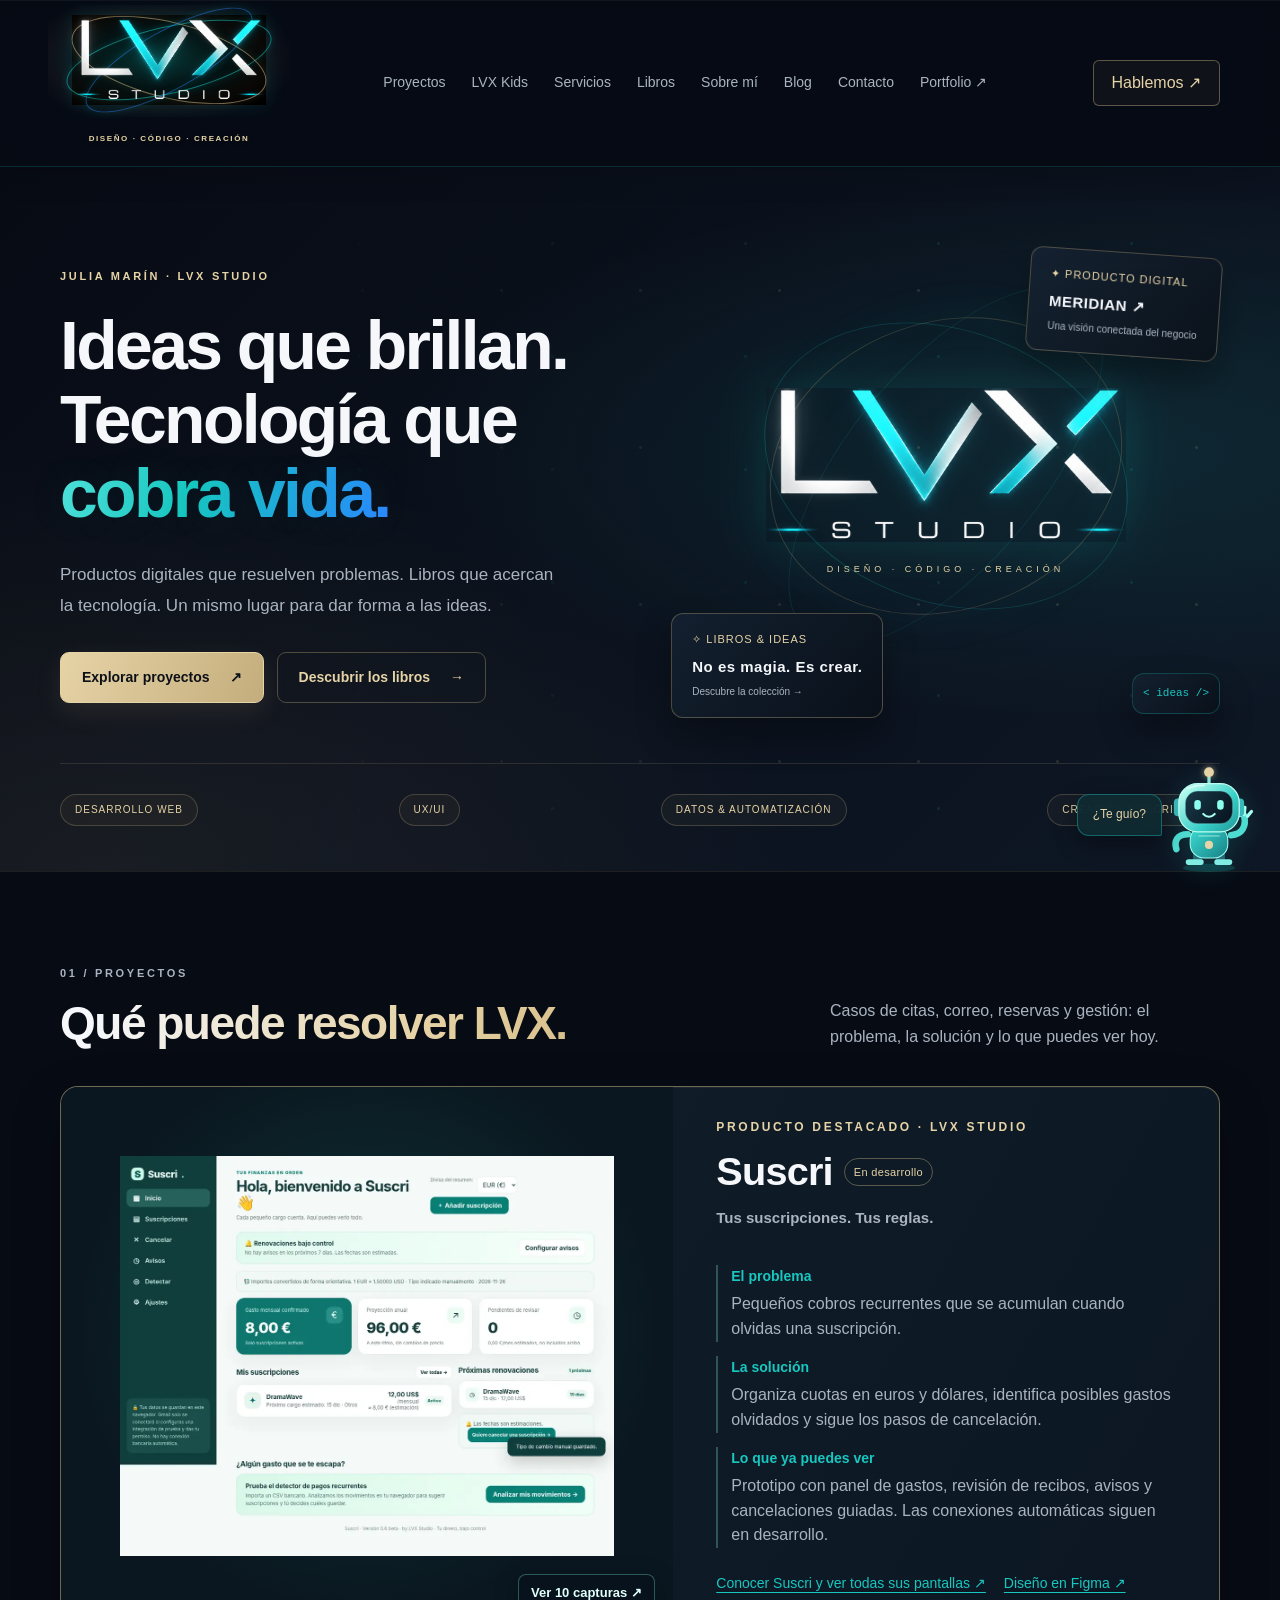
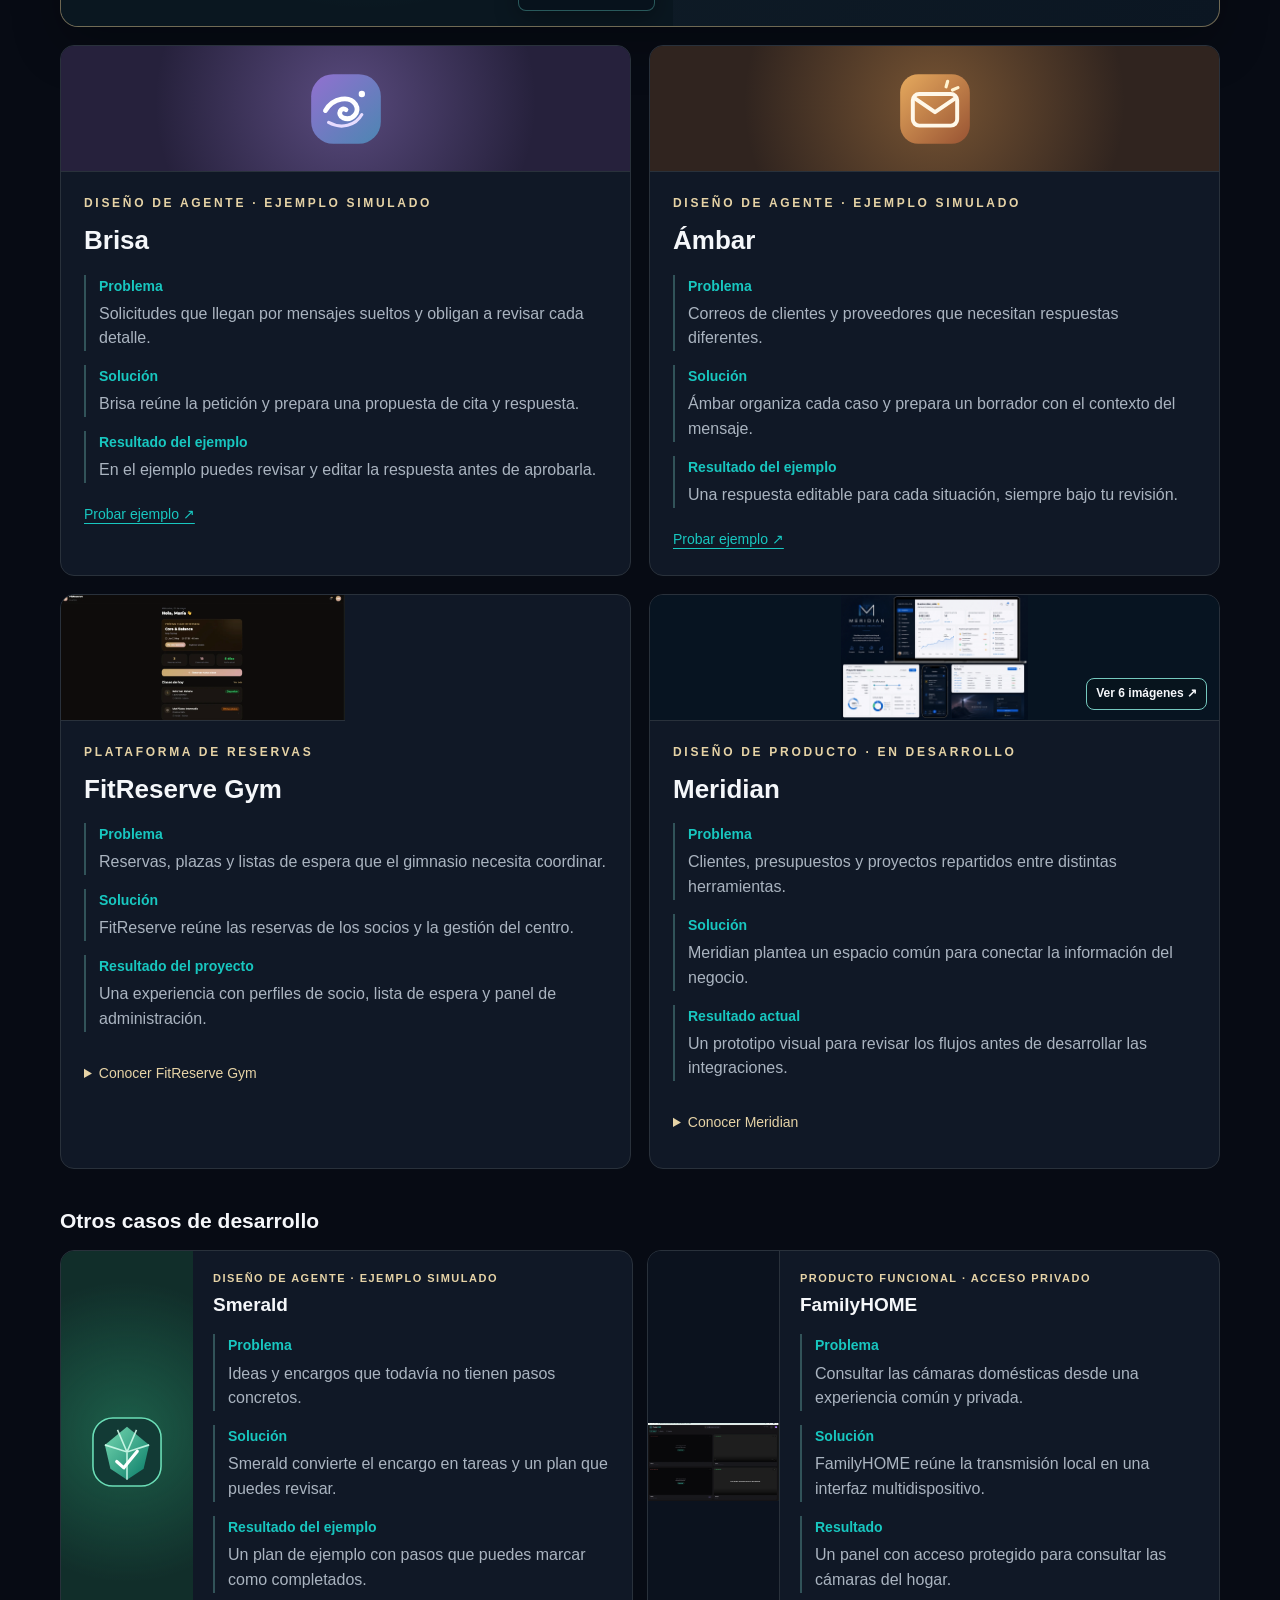
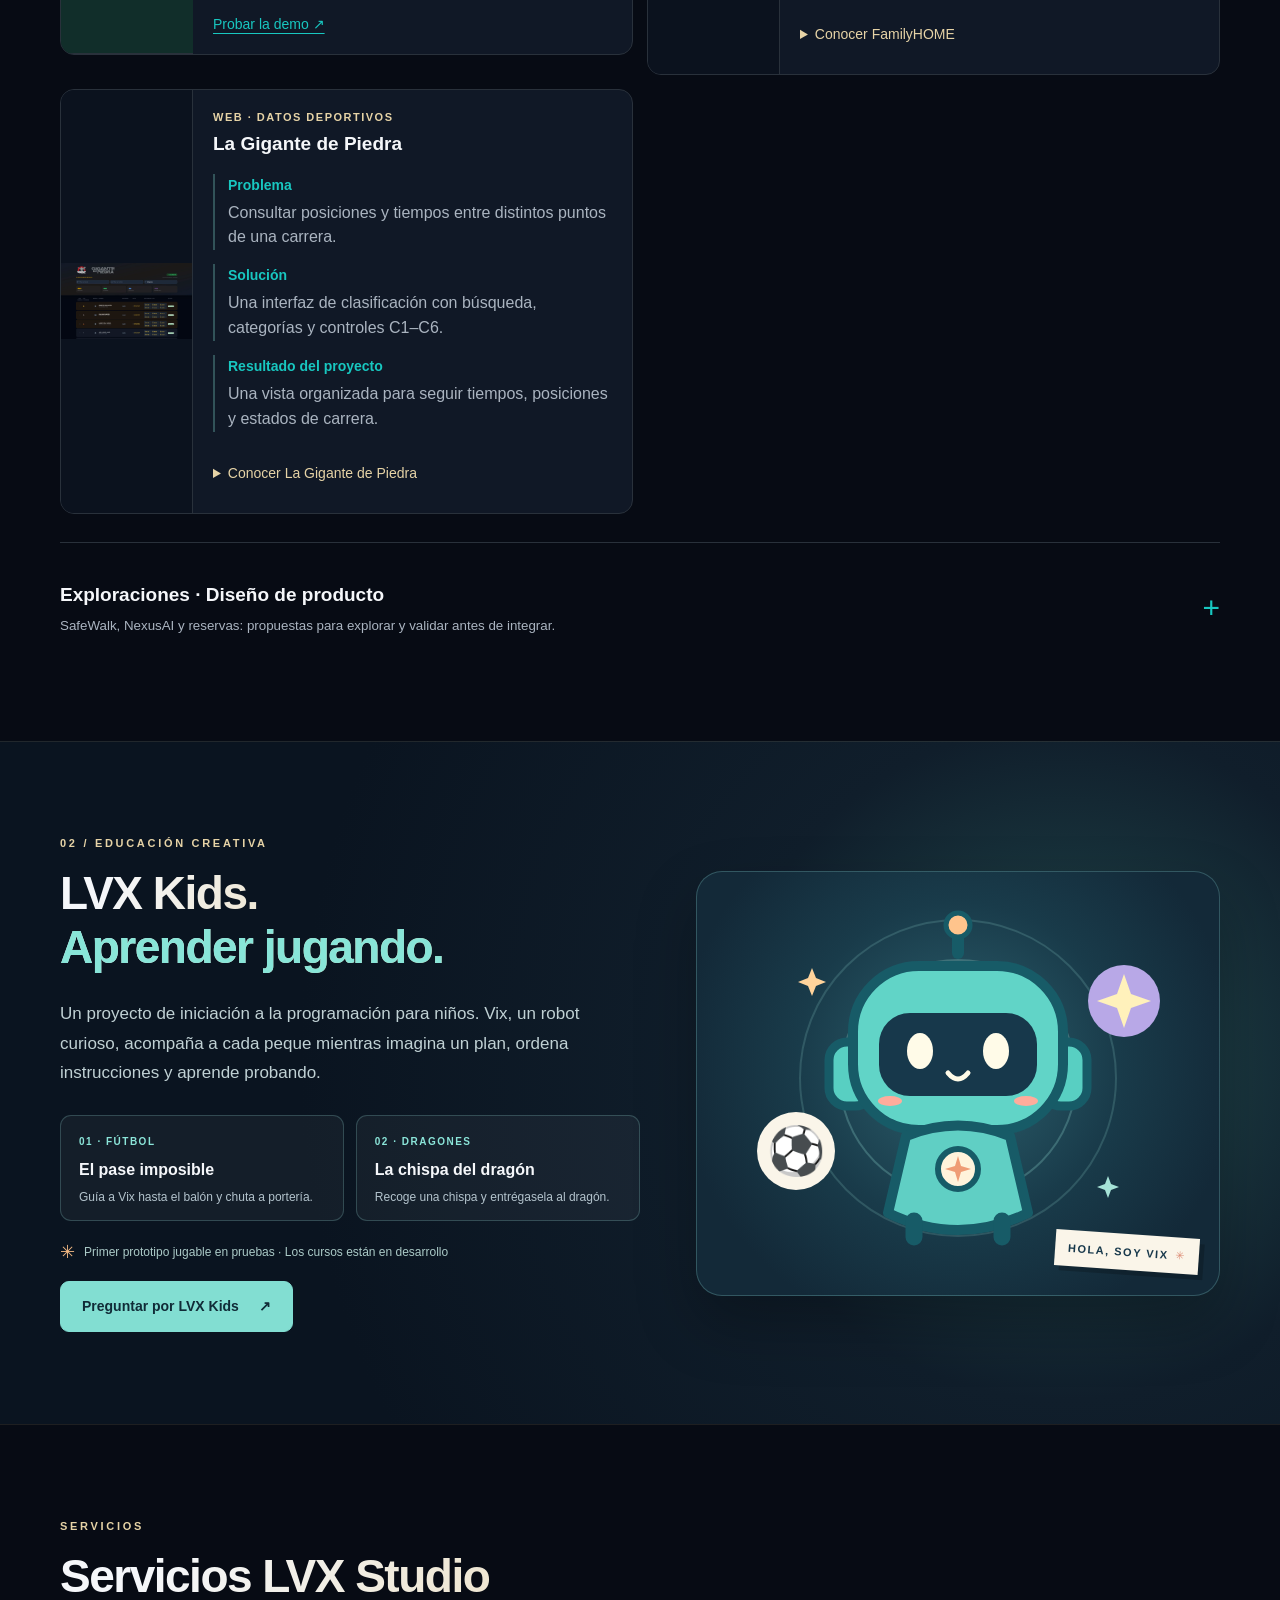
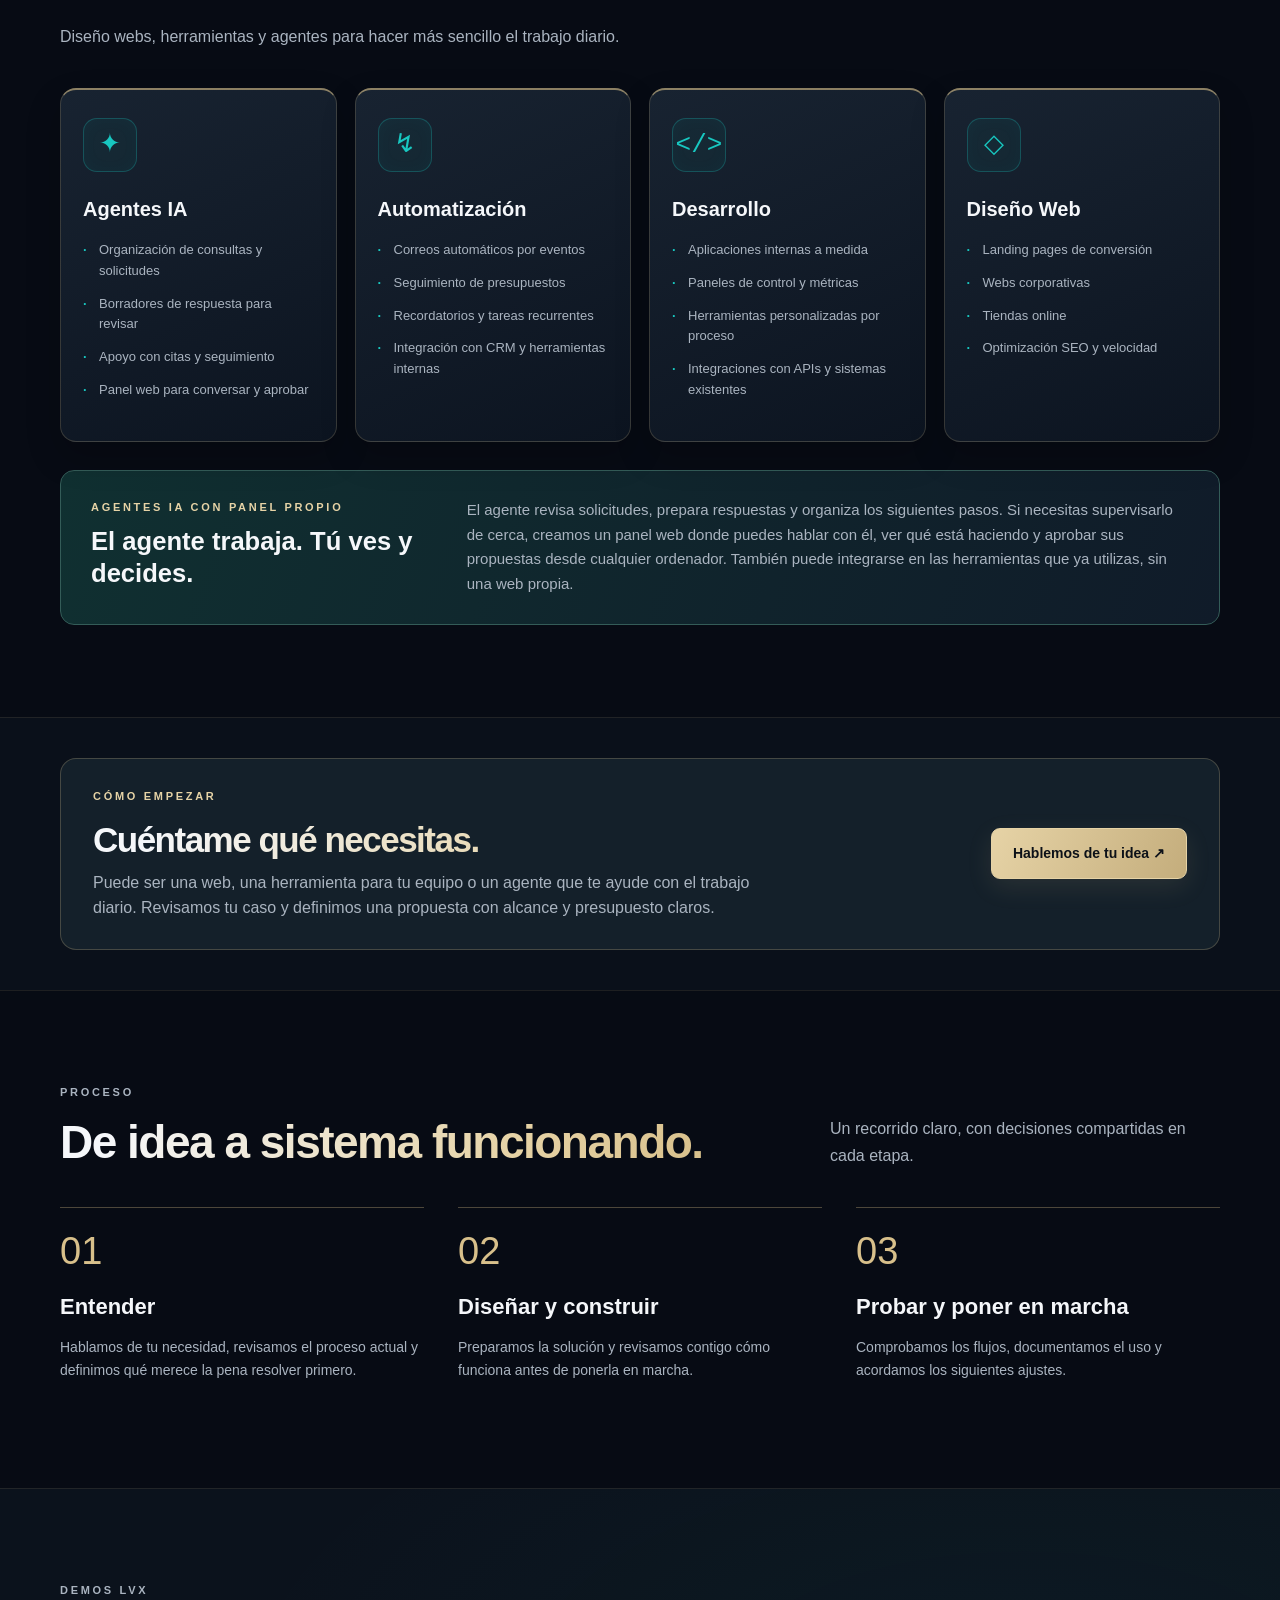
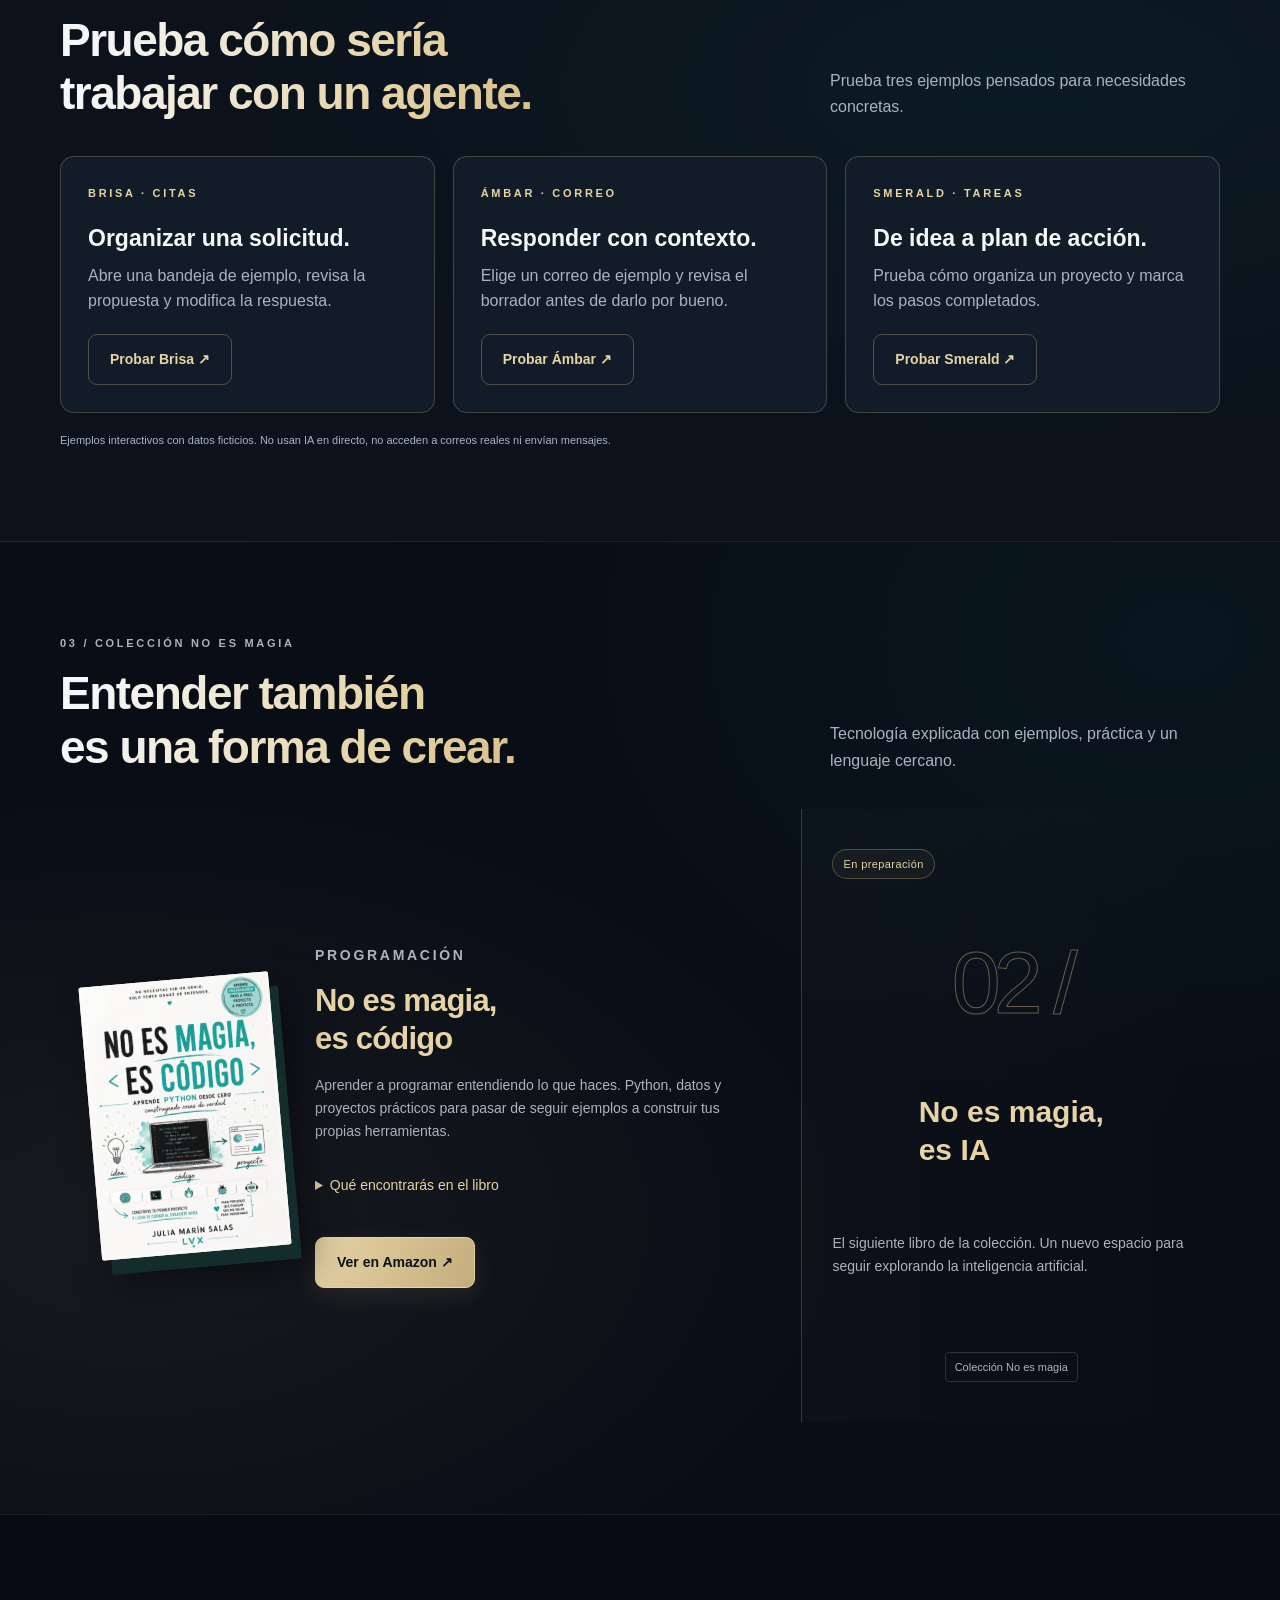
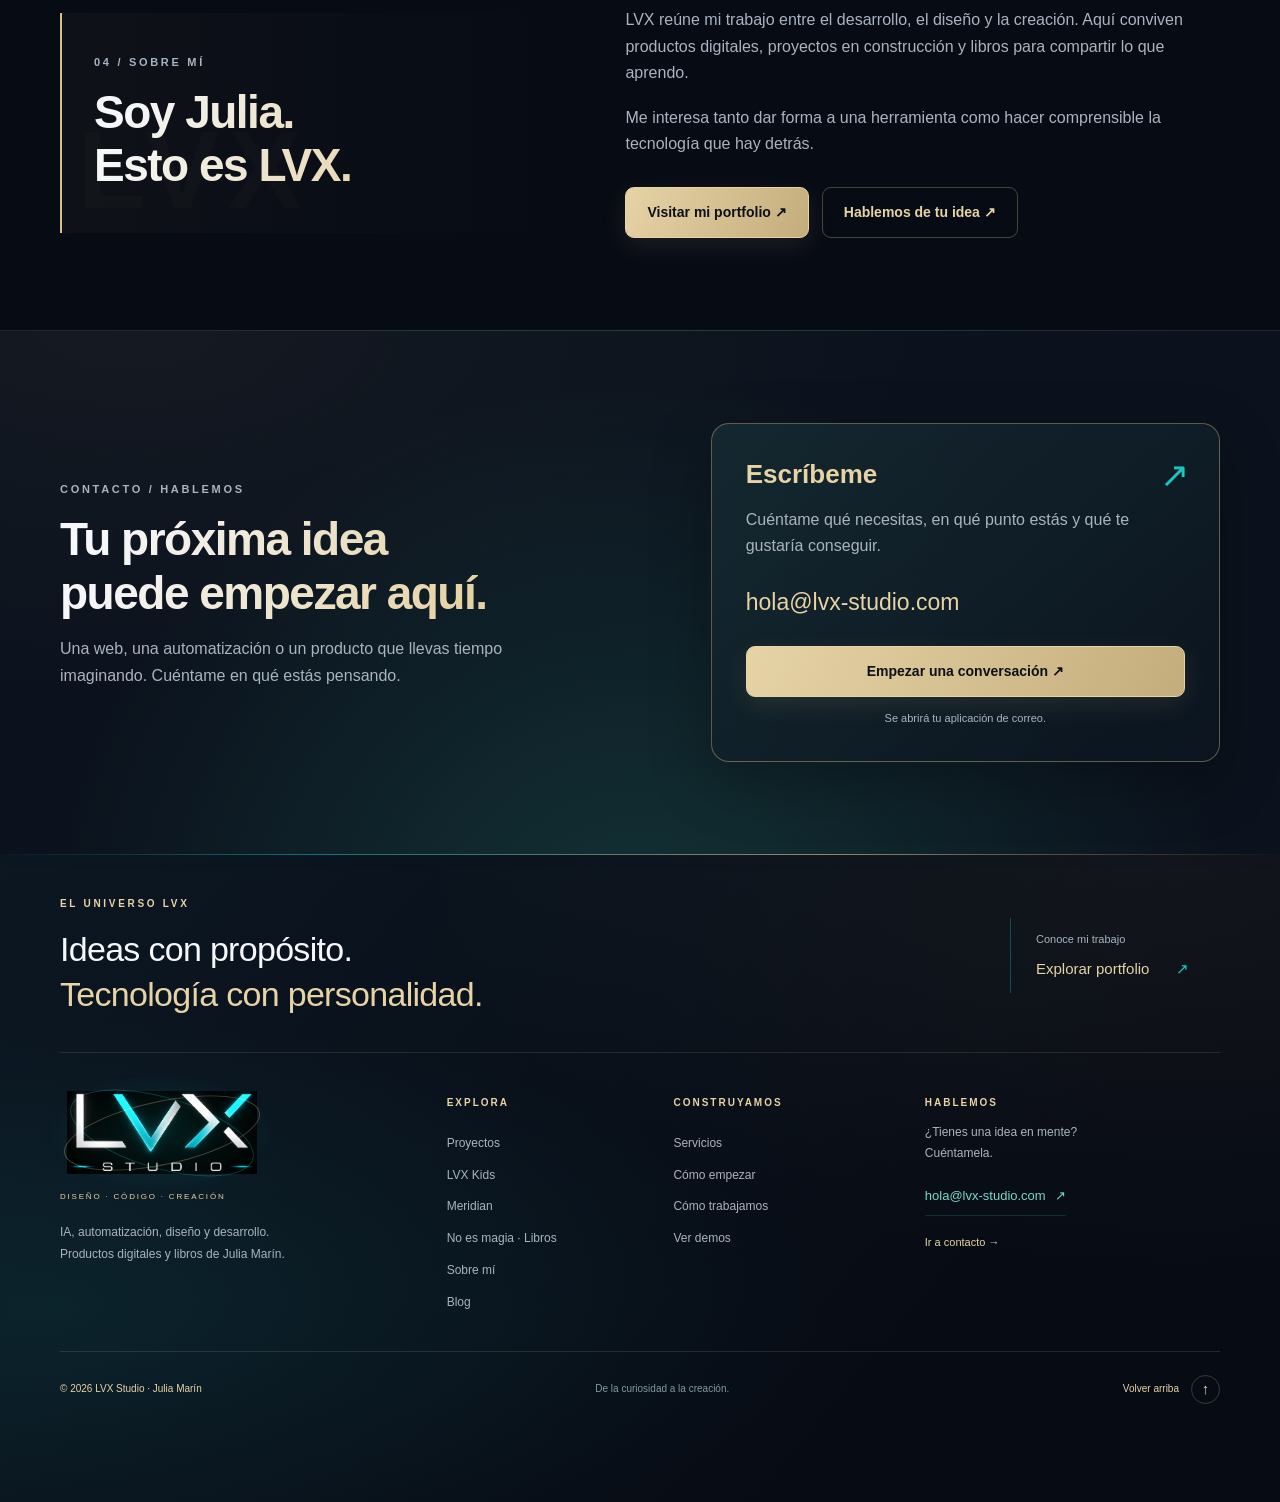
<file: index.html>
<!doctype html>
<html lang="es"><head><meta charset="utf-8"><meta name="viewport" content="width=device-width,initial-scale=1"><title>LVX — Julia Marín · Tecnología y creación</title>
<meta name="description" content="LVX Studio, de Julia Marín: desarrollo web, diseño UX/UI y automatización para convertir tus ideas en soluciones digitales.">
<meta name="theme-color" content="#070b14">
<link rel="icon" href="/logo.png" type="image/png">
<link rel="stylesheet" href="/styles.css"></head><body>
<header><div class="wrap navrow"><a class="header-brand" href="#inicio" aria-label="LVX — Inicio"><span class="header-waves" aria-hidden="true"><i></i><i></i><i></i></span><span class="brand-link"><img class="logo" src="/logo.png" alt="LVX Studio"></span><span class="header-tagline">DISEÑO · CÓDIGO · CREACIÓN</span></a><button type="button" class="mobile-menu-toggle" aria-controls="main-navigation" aria-expanded="false">Menú <span aria-hidden="true">☰</span></button><nav id="main-navigation" aria-label="Navegación principal"><a href="#proyectos">Proyectos</a><a href="#lvx-kids">LVX Kids</a><a href="#servicios">Servicios</a><a href="#libros">Libros</a><a href="#sobre-mi">Sobre mí</a><a href="/blog">Blog</a><a href="#contacto">Contacto</a><a href="https://jm-tech.es/" target="_blank" rel="noopener noreferrer">Portfolio ↗</a></nav><a class="contact-nav" href="#contacto">Hablemos ↗</a></div></header>
<main><section id="inicio" class="hero"><div class="wrap"><div class="hero-grid"><div><p class="eyebrow">Julia Marín · LVX Studio</p><h1>Ideas que brillan.<br>Tecnología que<br><span>cobra vida.</span></h1><p class="intro">Productos digitales que resuelven problemas. Libros que acercan la tecnología. Un mismo lugar para dar forma a las ideas.</p><div class="actions"><a class="button primary" href="#proyectos">Explorar proyectos <span>↗</span></a><a class="button" href="#libros">Descubrir los libros <span>→</span></a></div></div><div class="hero-stage" aria-label="Universo creativo de LVX"><div class="orbit" aria-hidden="true"></div><div class="stage-logo"><img src="/logo.png" alt="LVX Studio"></div><span class="stage-label">DISEÑO · CÓDIGO · CREACIÓN</span><a class="floating-link float-meridian" href="#meridian"><span class="spark">✦ PRODUCTO DIGITAL</span><strong>MERIDIAN ↗</strong><small>Una visión conectada del negocio</small></a><a class="floating-link float-books" href="#libros"><span class="spark">✧ LIBROS & IDEAS</span><strong>No es magia. Es crear.</strong><small>Descubre la colección →</small></a><span class="floating-link float-code" aria-hidden="true">&lt; ideas /&gt;</span></div></div><div class="skills"><span>DESARROLLO WEB</span><span>UX/UI</span><span>DATOS & AUTOMATIZACIÓN</span><span>CREACIÓN & ESCRITURA</span></div></div></section>
<section id="proyectos" class="section"><div class="wrap"><div class="section-head"><div><p class="eyebrow">01 / Proyectos</p><h2>Qué puede resolver LVX.</h2></div><p>Casos de citas, correo, reservas y gestión: el problema, la solución y lo que puedes ver hoy.</p></div><div class="project-featured" aria-label="Proyectos destacados">
  <article id="suscri" class="project-spotlight suscri-feature" aria-labelledby="suscri-title">
    <button class="suscri-feature-visual" id="suscri-open" type="button" aria-haspopup="dialog" aria-controls="suscri-dialog" aria-label="Abrir galería de Suscri: diez capturas reales">
      <img src="/projects/suscri/screens/10_EUR_USD_escritorio.webp" alt="Captura real del panel de Suscri con euros y dólares" width="1100" height="891" loading="lazy">
      <span class="suscri-feature-action">Ver 10 capturas <span aria-hidden="true">↗</span></span>
    </button>
    <div class="project-spotlight-copy suscri-feature-copy">
      <p class="eyebrow">Producto destacado · LVX Studio</p>
      <div class="suscri-feature-heading"><h3 id="suscri-title">Suscri</h3><span class="suscri-feature-status">En desarrollo</span></div>
      <p class="suscri-feature-tagline">Tus suscripciones. Tus reglas.</p>
      <dl class="project-case">
        <div><dt>El problema</dt><dd>Pequeños cobros recurrentes que se acumulan cuando olvidas una suscripción.</dd></div>
        <div><dt>La solución</dt><dd>Organiza cuotas en euros y dólares, identifica posibles gastos olvidados y sigue los pasos de cancelación.</dd></div>
        <div><dt>Lo que ya puedes ver</dt><dd>Prototipo con panel de gastos, revisión de recibos, avisos y cancelaciones guiadas. Las conexiones automáticas siguen en desarrollo.</dd></div>
      </dl>
      <div class="project-spotlight-links"><a href="/projects/suscri/">Conocer Suscri y ver todas sus pantallas ↗</a><a href="https://www.figma.com/design/saL90dyROqlCoUZEJnbHgh" target="_blank" rel="noopener noreferrer">Diseño en Figma ↗</a></div>
    </div>
  </article>
  <article id="asistente-citas" class="project-spotlight"><div class="project-spotlight-visual brisa-spotlight" aria-hidden="true"><img src="/demos/brisa-logo.svg" alt="" width="76" height="76" loading="lazy"></div><div class="project-spotlight-copy"><p class="eyebrow">Diseño de agente · Ejemplo simulado</p><h3>Brisa</h3><dl class="project-case"><div><dt>Problema</dt><dd>Solicitudes que llegan por mensajes sueltos y obligan a revisar cada detalle.</dd></div><div><dt>Solución</dt><dd>Brisa reúne la petición y prepara una propuesta de cita y respuesta.</dd></div><div><dt>Resultado del ejemplo</dt><dd>En el ejemplo puedes revisar y editar la respuesta antes de aprobarla.</dd></div></dl><div class="project-spotlight-links"><a href="/demos/citas/">Probar ejemplo ↗</a></div></div></article>
  <article id="asistente-correo" class="project-spotlight"><div class="project-spotlight-visual ambar-spotlight" aria-hidden="true"><img src="/demos/ambar-logo.svg" alt="" width="76" height="76" loading="lazy"></div><div class="project-spotlight-copy"><p class="eyebrow">Diseño de agente · Ejemplo simulado</p><h3>Ámbar</h3><dl class="project-case"><div><dt>Problema</dt><dd>Correos de clientes y proveedores que necesitan respuestas diferentes.</dd></div><div><dt>Solución</dt><dd>Ámbar organiza cada caso y prepara un borrador con el contexto del mensaje.</dd></div><div><dt>Resultado del ejemplo</dt><dd>Una respuesta editable para cada situación, siempre bajo tu revisión.</dd></div></dl><div class="project-spotlight-links"><a href="/demos/correo/">Probar ejemplo ↗</a></div></div></article>
  
<article class="project-spotlight" id="fitreserve"><div class="lvx-project-image"><img src="/fitreserve-dashboard.webp" alt="Panel de reservas de FitReserve Gym" loading="lazy" width="960" height="600"></div><div class="project-spotlight-copy"><p class="eyebrow">Plataforma de reservas</p><h3>FitReserve Gym</h3><dl class="project-case"><div><dt>Problema</dt><dd>Reservas, plazas y listas de espera que el gimnasio necesita coordinar.</dd></div><div><dt>Solución</dt><dd>FitReserve reúne las reservas de los socios y la gestión del centro.</dd></div><div><dt>Resultado del proyecto</dt><dd>Una experiencia con perfiles de socio, lista de espera y panel de administración.</dd></div></dl><details class="details"><summary>Conocer FitReserve Gym</summary><ul><li>Reservas y lista de espera</li><li>Perfiles de socio</li><li>Panel de administración</li></ul><div class="tags"><span>React</span><span>Node.js</span><span>PostgreSQL</span></div></details></div></article>
  <article id="meridian" class="project-spotlight"><button class="meridian-preview" id="meridian-open" type="button" aria-haspopup="dialog" aria-controls="meridian-dialog" aria-label="Abrir galería de Meridian: 6 imágenes"><img src="/projects/meridian/04.webp" alt="Mockup integral de software Meridian" width="1536" height="1024" loading="lazy"><span class="meridian-preview-label">Ver 6 imágenes ↗</span></button><div class="project-spotlight-copy"><p class="eyebrow">Diseño de producto · En desarrollo</p><h3>Meridian</h3><dl class="project-case"><div><dt>Problema</dt><dd>Clientes, presupuestos y proyectos repartidos entre distintas herramientas.</dd></div><div><dt>Solución</dt><dd>Meridian plantea un espacio común para conectar la información del negocio.</dd></div><div><dt>Resultado actual</dt><dd>Un prototipo visual para revisar los flujos antes de desarrollar las integraciones.</dd></div></dl><details class="details"><summary>Conocer Meridian</summary><p>El prototipo explora CRM, presupuestos, seguimiento de proyectos y Meridian AI. Compras, Documentos y Analytics siguen pendientes de desarrollo.</p></details></div></article>
</div><dialog id="suscri-dialog" class="suscri-dialog" aria-label="Galería de diez capturas reales de Suscri">
<div class="suscri-dialog-head"><strong>Suscri · Capturas del prototipo</strong><button id="suscri-close" type="button" aria-label="Cerrar la galería de Suscri">×</button></div>
<p class="suscri-dialog-help">Imágenes de distintas versiones de prueba. Usa las flechas del teclado o desliza para cambiar de pantalla.</p>
<div id="suscri-large" class="suscri-large" role="region" aria-label="Capturas de Suscri" tabindex="0">
<figure><img src="/projects/suscri/screens/01_Cancelaciones_movil.webp" alt="Cancelaciones guiadas en móvil" loading="eager"><figcaption>1 / 10 · Cancelaciones guiadas en móvil · <a href="/projects/suscri/screens/01_Cancelaciones_movil.webp" target="_blank" rel="noopener noreferrer">Ver imagen completa ↗</a></figcaption></figure>
<figure hidden><img src="/projects/suscri/screens/02_Cancelaciones_escritorio.webp" alt="Cancelaciones guiadas en ordenador" loading="lazy"><figcaption>2 / 10 · Cancelaciones guiadas en ordenador · <a href="/projects/suscri/screens/02_Cancelaciones_escritorio.webp" target="_blank" rel="noopener noreferrer">Ver imagen completa ↗</a></figcaption></figure>
<figure hidden><img src="/projects/suscri/screens/03_Deteccion_movil.webp" alt="Detección de suscripciones en móvil" loading="lazy"><figcaption>3 / 10 · Detección de suscripciones en móvil · <a href="/projects/suscri/screens/03_Deteccion_movil.webp" target="_blank" rel="noopener noreferrer">Ver imagen completa ↗</a></figcaption></figure>
<figure hidden><img src="/projects/suscri/screens/04_Deteccion_escritorio.webp" alt="Detección de suscripciones en ordenador" loading="lazy"><figcaption>4 / 10 · Detección de suscripciones en ordenador · <a href="/projects/suscri/screens/04_Deteccion_escritorio.webp" target="_blank" rel="noopener noreferrer">Ver imagen completa ↗</a></figcaption></figure>
<figure hidden><img src="/projects/suscri/screens/05_Gmail_movil.webp" alt="Pantalla de Gmail en móvil (prueba de integración)" loading="lazy"><figcaption>5 / 10 · Pantalla de Gmail en móvil (prueba de integración) · <a href="/projects/suscri/screens/05_Gmail_movil.webp" target="_blank" rel="noopener noreferrer">Ver imagen completa ↗</a></figcaption></figure>
<figure hidden><img src="/projects/suscri/screens/06_Gmail_escritorio.webp" alt="Pantalla de Gmail en ordenador (prueba de integración)" loading="lazy"><figcaption>6 / 10 · Pantalla de Gmail en ordenador (prueba de integración) · <a href="/projects/suscri/screens/06_Gmail_escritorio.webp" target="_blank" rel="noopener noreferrer">Ver imagen completa ↗</a></figcaption></figure>
<figure hidden><img src="/projects/suscri/screens/07_Avisos_movil.webp" alt="Avisos de renovación en móvil" loading="lazy"><figcaption>7 / 10 · Avisos de renovación en móvil · <a href="/projects/suscri/screens/07_Avisos_movil.webp" target="_blank" rel="noopener noreferrer">Ver imagen completa ↗</a></figcaption></figure>
<figure hidden><img src="/projects/suscri/screens/08_Avisos_escritorio.webp" alt="Avisos de renovación en ordenador" loading="lazy"><figcaption>8 / 10 · Avisos de renovación en ordenador · <a href="/projects/suscri/screens/08_Avisos_escritorio.webp" target="_blank" rel="noopener noreferrer">Ver imagen completa ↗</a></figcaption></figure>
<figure hidden><img src="/projects/suscri/screens/09_EUR_USD_movil.webp" alt="Gastos en euros y dólares en móvil" loading="lazy"><figcaption>9 / 10 · Gastos en euros y dólares en móvil · <a href="/projects/suscri/screens/09_EUR_USD_movil.webp" target="_blank" rel="noopener noreferrer">Ver imagen completa ↗</a></figcaption></figure>
<figure hidden><img src="/projects/suscri/screens/10_EUR_USD_escritorio.webp" alt="Gastos en euros y dólares en ordenador" loading="lazy"><figcaption>10 / 10 · Gastos en euros y dólares en ordenador · <a href="/projects/suscri/screens/10_EUR_USD_escritorio.webp" target="_blank" rel="noopener noreferrer">Ver imagen completa ↗</a></figcaption></figure>
</div>
<div class="suscri-dialog-controls"><button id="suscri-prev" type="button" aria-label="Captura anterior">←</button><span id="suscri-count" role="status" aria-live="polite" aria-atomic="true">1 de 10</span><button id="suscri-next" type="button" aria-label="Captura siguiente">→</button></div>
</dialog><dialog id="meridian-dialog" aria-label="Galería de Meridian"><div class="meridian-dialog-head"><strong>Meridian · Galería</strong><button id="meridian-close" type="button" aria-label="Cerrar vista de Meridian">×</button></div><p class="meridian-gallery-help">Usa las flechas o desliza para ver las seis imágenes.</p><div id="meridian-large" tabindex="0" role="region" aria-label="Imágenes de Meridian"><figure><img src="/projects/meridian/01.webp" alt="Tres estilos visuales para Meridian" loading="lazy"><figcaption>1 / 6 · Tres estilos visuales para Meridian</figcaption></figure><figure hidden><img src="/projects/meridian/02.webp" alt="Propuestas de identidad visual para Meridian" loading="lazy"><figcaption>2 / 6 · Propuestas de identidad visual para Meridian</figcaption></figure><figure hidden><img src="/projects/meridian/03.webp" alt="Presentación SaaS de Meridian ERP" loading="lazy"><figcaption>3 / 6 · Presentación SaaS de Meridian ERP</figcaption></figure><figure hidden><img src="/projects/meridian/04.webp" alt="Mockup integral de software Meridian" loading="lazy"><figcaption>4 / 6 · Mockup integral de software Meridian</figcaption></figure><figure hidden><img src="/projects/meridian/05.webp" alt="Identidad Meridian y panel empresarial moderno" loading="lazy"><figcaption>5 / 6 · Identidad Meridian y panel empresarial moderno</figcaption></figure><figure hidden><img src="/projects/meridian/06.webp" alt="Logotipo Meridian con brújula geométrica" loading="lazy"><figcaption>6 / 6 · Logotipo Meridian con brújula geométrica</figcaption></figure></div><nav class="meridian-controls" aria-label="Navegar por las imágenes de Meridian"><button id="meridian-prev" type="button" aria-label="Imagen anterior">←</button><span id="meridian-count" role="status" aria-live="polite" aria-atomic="true">1 de 6</span><button id="meridian-next" type="button" aria-label="Imagen siguiente">→</button></nav></dialog>
<h3 class="project-secondary-title">Otros casos de desarrollo</h3>
<div class="lvx-project-grid project-secondary-grid"><article id="smerald" class="lvx-project-card"><div class="project-spotlight-visual smerald-spotlight"><img src="/demos/smerald/logo.svg" alt="" width="76" height="76" loading="lazy"></div><div class="lvx-project-copy"><p class="eyebrow">Diseño de agente · Ejemplo simulado</p><h3>Smerald</h3><dl class="project-case"><div><dt>Problema</dt><dd>Ideas y encargos que todavía no tienen pasos concretos.</dd></div><div><dt>Solución</dt><dd>Smerald convierte el encargo en tareas y un plan que puedes revisar.</dd></div><div><dt>Resultado del ejemplo</dt><dd>Un plan de ejemplo con pasos que puedes marcar como completados.</dd></div></dl><div class="project-spotlight-links"><a href="/demos/smerald/">Probar la demo ↗</a></div></div></article><article class="lvx-project-card" id="familyhome"><div class="lvx-project-image"><img src="/familyhome-dashboard.webp" alt="Panel de FamilyHOME" loading="lazy" width="960" height="600"></div><div class="lvx-project-copy"><p class="eyebrow">Producto funcional · Acceso privado</p><h3>FamilyHOME</h3><dl class="project-case"><div><dt>Problema</dt><dd>Consultar las cámaras domésticas desde una experiencia común y privada.</dd></div><div><dt>Solución</dt><dd>FamilyHOME reúne la transmisión local en una interfaz multidispositivo.</dd></div><div><dt>Resultado</dt><dd>Un panel con acceso protegido para consultar las cámaras del hogar.</dd></div></dl><details class="details"><summary>Conocer FamilyHOME</summary><ul><li>Streaming local protegido</li><li>Cámaras Tapo y PTZ</li><li>Interfaz multidispositivo</li></ul><div class="tags"><span>React</span><span>WebRTC</span><span>Clerk</span></div><a class="button" href="https://familyhome-ochre.vercel.app/" target="_blank" rel="noopener noreferrer">Abrir proyecto protegido ↗</a></details></div></article>


<article class="lvx-project-card" id="gigante"><div class="lvx-project-image"><img src="/gigante-classification.webp" alt="Clasificación de La Gigante de Piedra" loading="lazy" width="960" height="600"></div><div class="lvx-project-copy"><p class="eyebrow">Web · Datos deportivos</p><h3>La Gigante de Piedra</h3><dl class="project-case"><div><dt>Problema</dt><dd>Consultar posiciones y tiempos entre distintos puntos de una carrera.</dd></div><div><dt>Solución</dt><dd>Una interfaz de clasificación con búsqueda, categorías y controles C1–C6.</dd></div><div><dt>Resultado del proyecto</dt><dd>Una vista organizada para seguir tiempos, posiciones y estados de carrera.</dd></div></dl><details class="details"><summary>Conocer La Gigante de Piedra</summary><ul><li>Clasificación en directo</li><li>Búsqueda y categorías</li><li>Controles de carrera C1–C6</li></ul><div class="tags"><span>React</span><span>Datos en tiempo real</span></div><a class="button" href="https://github.com/Juliams93/gigante-clasificacion" target="_blank" rel="noopener noreferrer">Ver código ↗</a></details></div></article></div>
<details class="lvx-more-projects" id="mas-proyectos">
<summary><span><strong>Exploraciones · Diseño de producto</strong><small>SafeWalk, NexusAI y reservas: propuestas para explorar y validar antes de integrar.</small></span><span class="lvx-more-symbol" aria-hidden="true">+</span></summary>
<div class="lvx-project-grid">
<article class="lvx-project-card" id="safewalk"><div class="lvx-project-concept" aria-label="SafeWalk, concepto de acompañamiento"><span aria-hidden="true">↗</span><strong>El camino, en compañía.</strong><small>SafeWalk · Diseño de producto</small></div><div class="lvx-project-copy"><p class="eyebrow">Prototipo · En desarrollo</p><h3>SafeWalk</h3><dl class="project-case"><div><dt>Problema</dt><dd>Trayectos en los que se busca una experiencia de compañía personalizable.</dd></div><div><dt>Solución</dt><dd>SafeWalk explora una interfaz con elección de compañía, voz y ruta.</dd></div><div><dt>Resultado actual</dt><dd>Una propuesta de producto en desarrollo; las funciones aún forman parte del prototipo.</dd></div></dl><details class="details"><summary>Conocer SafeWalk</summary><p>Prototipo en desarrollo: las funciones descritas forman parte de la propuesta de producto.</p><ul><li>Compañías y voces elegibles</li><li>Diseño de ruta acompañada</li><li>Personalización accesible</li></ul><div class="tags"><span>React</span><span>TypeScript</span><span>Diseño de producto</span></div></details></div></article>
<article class="lvx-project-card" id="nexusai"><div class="lvx-project-copy"><p class="eyebrow">Figma · Prototipo interactivo</p><h3>NexusAI</h3><dl class="project-case"><div><dt>Problema</dt><dd>Correo, tareas e informes dispersos en la jornada de un equipo.</dd></div><div><dt>Solución</dt><dd>NexusAI diseña una vista común con resúmenes y respuestas sugeridas.</dd></div><div><dt>Resultado actual</dt><dd>Un prototipo con datos de ejemplo para explorar el flujo; IA y correo aún sin integrar.</dd></div></dl><ul><li>Diseño de bandeja de correo con resúmenes y respuestas sugeridas.</li><li>Gestión de tareas y panel de productividad.</li><li>Conversación de ejemplo con un asistente de IA.</li></ul><p class="lvx-prototype-note">Prototipo con datos y respuestas de ejemplo; las integraciones de IA y correo están pendientes.</p><div class="tags"><span>UX/UI</span><span>React</span><span>TypeScript</span></div></div></article>
<article class="lvx-project-card" id="reservas-empresas"><div class="lvx-project-copy"><p class="eyebrow">Figma · Prototipo interactivo</p><h3>Reservas para empresas</h3><dl class="project-case"><div><dt>Problema</dt><dd>Conectar la petición del cliente con el calendario y los servicios del negocio.</dd></div><div><dt>Solución</dt><dd>Un diseño que reúne reservas, equipo y página de solicitud para clientes.</dd></div><div><dt>Resultado actual</dt><dd>Un prototipo navegable con pagos y recordatorios simulados.</dd></div></dl><ul><li>Calendario, reservas y gestión de servicios.</li><li>Vista de equipo y página de reserva para clientes.</li><li>Flujos de pagos y recordatorios.</li></ul><p class="lvx-prototype-note">Prototipo con datos de ejemplo; los pagos y el envío de recordatorios están simulados.</p><div class="tags"><span>UX/UI</span><span>React</span><span>TypeScript</span></div></div></article>
</div></details>
</div></section>
<section id="lvx-kids" class="section kids-section" aria-labelledby="kids-title">
  <div class="wrap kids-layout">
    <div class="kids-copy">
      <p class="eyebrow">02 / Educación creativa</p>
      <h2 id="kids-title">LVX Kids.<br><span>Aprender jugando.</span></h2>
      <p class="kids-lede">Un proyecto de iniciación a la programación para niños. Vix, un robot curioso, acompaña a cada peque mientras imagina un plan, ordena instrucciones y aprende probando.</p>
      <div class="kids-missions" aria-label="Primeras misiones">
        <div><span>01 · FÚTBOL</span><strong>El pase imposible</strong><p>Guía a Vix hasta el balón y chuta a portería.</p></div>
        <div><span>02 · DRAGONES</span><strong>La chispa del dragón</strong><p>Recoge una chispa y entrégasela al dragón.</p></div>
      </div>
      <p class="kids-status"><span aria-hidden="true">✳</span> Primer prototipo jugable en pruebas · Los cursos están en desarrollo</p>
      <a class="button kids-contact" href="#contacto">Preguntar por LVX Kids <span aria-hidden="true">↗</span></a>
    </div>
    <div class="kids-visual" role="img" aria-label="Vix, el robot turquesa de LVX Kids, acompañado por un balón y una chispa">
      <svg viewBox="0 0 460 390" aria-hidden="true" focusable="false">
        <circle cx="230" cy="190" r="158" fill="none" stroke="#a6f0e6" stroke-opacity=".16" stroke-width="2"/>
        <circle cx="230" cy="190" r="118" fill="none" stroke="#a6f0e6" stroke-opacity=".23" stroke-width="2"/>
        <circle cx="68" cy="263" r="39" fill="#faf5e9"/><text x="68" y="279" text-anchor="middle" font-size="47">⚽</text>
        <circle cx="396" cy="113" r="36" fill="#b8a8e7"/><path d="M396 86l7 20 20 7-20 7-7 20-7-20-20-7 20-7z" fill="#fff1bb"/>
        <path d="M230 65V43" stroke="#175b67" stroke-width="12" stroke-linecap="round"/><circle cx="230" cy="37" r="12" fill="#ffc48c" stroke="#175b67" stroke-width="5"/>
        <rect x="101" y="154" width="44" height="64" rx="18" fill="#58cfc2" stroke="#175b67" stroke-width="9"/>
        <rect x="315" y="154" width="44" height="64" rx="18" fill="#58cfc2" stroke="#175b67" stroke-width="9"/>
        <rect x="125" y="78" width="210" height="164" rx="66" fill="#61d4c7" stroke="#175b67" stroke-width="10"/>
        <rect x="151" y="125" width="158" height="83" rx="31" fill="#17384b"/>
        <ellipse cx="192" cy="163" rx="13" ry="18" fill="#fffbe8"/><ellipse cx="268" cy="163" rx="13" ry="18" fill="#fffbe8"/>
        <path d="M220 185q10 12 20 0" fill="none" stroke="#fffbe8" stroke-width="5" stroke-linecap="round"/>
        <ellipse cx="162" cy="213" rx="12" ry="5" fill="#ffac9c"/><ellipse cx="298" cy="213" rx="12" ry="5" fill="#ffac9c"/>
        <path d="M178 248q52-21 104 0l18 77q-70 34-140 0z" fill="#60cfc4" stroke="#175b67" stroke-width="10" stroke-linejoin="round"/>
        <circle cx="230" cy="281" r="20" fill="#fff3db" stroke="#175b67" stroke-width="6"/><path d="M230 268l3 10 10 3-10 3-3 10-3-10-10-3 10-3z" fill="#ef9c75"/>
        <path d="M186 333v16m88-16v16" stroke="#175b67" stroke-width="17" stroke-linecap="round"/>
        <path d="M84 80l4 10 10 4-10 4-4 10-4-10-10-4 10-4z" fill="#ffd39b"/>
        <path d="M380 288l3 8 8 3-8 3-3 8-3-8-8-3 8-3z" fill="#a6e3d7"/>
      </svg>
      <div class="kids-visual-label"><strong>HOLA, SOY VIX</strong><span>✳</span></div>
    </div>
  </div>
</section>
<section id="servicios" class="section">
      <div class="wrap">
        <p class="eyebrow">Servicios</p>
        <h2 class="section-title">Servicios LVX Studio</h2>
        <p class="restored-intro">
          Diseño webs, herramientas y agentes para hacer más sencillo el trabajo diario.
        </p>
        <div class="services restored-services">
          <div class="service">
            <div class="service-icon"><span aria-hidden="true">✦</span></div>
            <h3>Agentes IA</h3>
            <ul class="service-list">
              <li>Organización de consultas y solicitudes</li>
              <li>Borradores de respuesta para revisar</li>
              <li>Apoyo con citas y seguimiento</li>
              <li>Panel web para conversar y aprobar</li>
            </ul>
          </div>
          <div class="service">
            <div class="service-icon"><span aria-hidden="true">↯</span></div>
            <h3>Automatización</h3>
            <ul class="service-list">
              <li>Correos automáticos por eventos</li>
              <li>Seguimiento de presupuestos</li>
              <li>Recordatorios y tareas recurrentes</li>
              <li>Integración con CRM y herramientas internas</li>
            </ul>
          </div>
          <div class="service">
            <div class="service-icon"><span aria-hidden="true">&lt;/&gt;</span></div>
            <h3>Desarrollo</h3>
            <ul class="service-list">
              <li>Aplicaciones internas a medida</li>
              <li>Paneles de control y métricas</li>
              <li>Herramientas personalizadas por proceso</li>
              <li>Integraciones con APIs y sistemas existentes</li>
            </ul>
          </div>
          <div class="service">
            <div class="service-icon"><span aria-hidden="true">◇</span></div>
            <h3>Diseño Web</h3>
            <ul class="service-list">
              <li>Landing pages de conversión</li>
              <li>Webs corporativas</li>
              <li>Tiendas online</li>
              <li>Optimización SEO y velocidad</li>
            </ul>
          </div>
        </div>
        <div class="agent-web-explainer">
          <div>
            <p class="eyebrow">Agentes IA con panel propio</p>
            <h3>El agente trabaja. Tú ves y decides.</h3>
          </div>
          <p>El agente revisa solicitudes, prepara respuestas y organiza los siguientes pasos. Si necesitas supervisarlo de cerca, creamos un panel web donde puedes hablar con él, ver qué está haciendo y aprobar sus propuestas desde cualquier ordenador. También puede integrarse en las herramientas que ya utilizas, sin una web propia.</p>
        </div>
      </div>
    </section>
<section id="como-empezar" class="section start-section" aria-labelledby="start-title"><div class="wrap start-panel">
  <div><p class="eyebrow">Cómo empezar</p><h2 id="start-title">Cuéntame qué necesitas.</h2><p>Puede ser una web, una herramienta para tu equipo o un agente que te ayude con el trabajo diario. Revisamos tu caso y definimos una propuesta con alcance y presupuesto claros.</p></div>
  <a class="button primary" href="#contacto">Hablemos de tu idea ↗</a>
</div></section>
<section id="proceso" class="section process-section"><div class="wrap">
<div class="section-head"><div><p class="eyebrow">Proceso</p><h2>De idea a sistema funcionando.</h2></div><p>Un recorrido claro, con decisiones compartidas en cada etapa.</p></div>
<ol class="process-grid"><li><span class="process-number">01</span><h3>Entender</h3><p>Hablamos de tu necesidad, revisamos el proceso actual y definimos qué merece la pena resolver primero.</p></li><li><span class="process-number">02</span><h3>Diseñar y construir</h3><p>Preparamos la solución y revisamos contigo cómo funciona antes de ponerla en marcha.</p></li><li><span class="process-number">03</span><h3>Probar y poner en marcha</h3><p>Comprobamos los flujos, documentamos el uso y acordamos los siguientes ajustes.</p></li></ol>
</div></section>
<section id="demo" class="section automation-section"><div class="wrap">
  <div class="section-head"><div><p class="eyebrow">Demos LVX</p><h2>Prueba cómo sería<br>trabajar con un agente.</h2></div><p>Prueba tres ejemplos pensados para necesidades concretas.</p></div>
  <div class="demo-cards">
    <article class="demo-card"><p class="eyebrow">Brisa · Citas</p><h3>Organizar una solicitud.</h3><p>Abre una bandeja de ejemplo, revisa la propuesta y modifica la respuesta.</p><a class="button" href="/demos/citas/">Probar Brisa ↗</a></article>
    <article class="demo-card"><p class="eyebrow">Ámbar · Correo</p><h3>Responder con contexto.</h3><p>Elige un correo de ejemplo y revisa el borrador antes de darlo por bueno.</p><a class="button" href="/demos/correo/">Probar Ámbar ↗</a></article>
    <article class="demo-card"><p class="eyebrow">Smerald · Tareas</p><h3>De idea a plan de acción.</h3><p>Prueba cómo organiza un proyecto y marca los pasos completados.</p><a class="button" href="/demos/smerald/">Probar Smerald ↗</a></article>
  </div>
  <p class="demo-disclosure">Ejemplos interactivos con datos ficticios. No usan IA en directo, no acceden a correos reales ni envían mensajes.</p>
</div></section>

<section id="libros" class="section books"><div class="wrap"><div class="section-head"><div><p class="eyebrow">03 / Colección No es magia</p><h2>Entender también<br>es una forma de crear.</h2></div><p>Tecnología explicada con ejemplos, práctica y un lenguaje cercano.</p></div><div class="book-grid"><article class="book-card"><div class="book-cover-original"><img src="/libro-portada.png" alt="Portada de No es magia, es código, de Julia Marín Salas. Aprende Python desde cero construyendo cosas de verdad."></div><div class="book-copy"><p class="eyebrow">Programación</p><h3>No es magia,<br>es código</h3><p>Aprender a programar entendiendo lo que haces. Python, datos y proyectos prácticos para pasar de seguir ejemplos a construir tus propias herramientas.</p><details class="details"><summary>Qué encontrarás en el libro</summary><ul><li>Práctica con Python y resolución de errores.</li><li>Análisis de datos y visualizaciones.</li><li>Uso de IA como apoyo al aprendizaje.</li><li>MoneyFlow: un proyecto para gestionar ingresos y gastos.</li><li>25 retos para practicar por tu cuenta.</li></ul></details><div class="actions"><a class="button primary" href="https://www.amazon.es/dp/B0HHZQKYH1" target="_blank" rel="noopener noreferrer">Ver en Amazon ↗</a></div></div></article><article class="book-card next"><span class="badge">En preparación</span><p class="next-number">02 /</p><h3>No es magia,<br>es IA</h3><p>El siguiente libro de la colección. Un nuevo espacio para seguir explorando la inteligencia artificial.</p><div class="tags"><span>Colección No es magia</span></div></article></div></div></section>
<section id="sobre-mi" class="section"><div class="wrap about-grid"><div><p class="eyebrow">04 / Sobre mí</p><h2>Soy Julia.<br>Esto es LVX.</h2></div><div><p>LVX reúne mi trabajo entre el desarrollo, el diseño y la creación. Aquí conviven productos digitales, proyectos en construcción y libros para compartir lo que aprendo.</p><p>Me interesa tanto dar forma a una herramienta como hacer comprensible la tecnología que hay detrás.</p><div class="actions"><a class="button primary" href="https://jm-tech.es/" target="_blank" rel="noopener noreferrer">Visitar mi portfolio ↗</a><a class="button" href="#contacto">Hablemos de tu idea ↗</a></div></div></div></section>
<section id="contacto" class="section contact"><div class="wrap contact-layout"><div><p class="eyebrow">Contacto / Hablemos</p><h2>Tu próxima idea<br>puede empezar aquí.</h2><p>Una web, una automatización o un producto que llevas tiempo imaginando. Cuéntame en qué estás pensando.</p></div><div class="contact-panel"><span class="contact-symbol" aria-hidden="true">↗</span><h3>Escríbeme</h3><p>Cuéntame qué necesitas, en qué punto estás y qué te gustaría conseguir.</p><a class="contact-email" href="mailto:hola@lvx-studio.com">hola@lvx-studio.com</a><a class="button primary" href="mailto:hola@lvx-studio.com?subject=Hablemos%20de%20mi%20proyecto">Empezar una conversación ↗</a><p class="contact-note">Se abrirá tu aplicación de correo.</p></div></div></section></main><footer class="lvx-footer footer-redesign">
  <div class="wrap footer-signature">
    <div><p class="eyebrow">El universo LVX</p><p class="footer-manifesto">Ideas con propósito.<br><span>Tecnología con personalidad.</span></p></div>
    <a class="footer-portfolio" href="https://jm-tech.es/" target="_blank" rel="noopener noreferrer"><span>Conoce mi trabajo</span><strong>Explorar portfolio <span aria-hidden="true">↗</span></strong></a>
  </div>
  <div class="wrap footer-grid">
    <div class="footer-brand-block">
      <a class="footer-logo-link" href="#inicio" aria-label="LVX Studio — Volver al inicio"><span class="footer-logo-orbit" aria-hidden="true"></span><span class="footer-logo-crop"><img src="/logo.png" alt="LVX Studio"></span></a>
      <p class="footer-brand-caption">DISEÑO · CÓDIGO · CREACIÓN</p>
      <p class="footer-brand-description">IA, automatización, diseño y desarrollo.<br>Productos digitales y libros de Julia Marín.</p>
    </div>
    <nav class="footer-nav" aria-labelledby="footer-explore"><h2 id="footer-explore">Explora</h2><a href="#proyectos">Proyectos</a><a href="#lvx-kids">LVX Kids</a><a href="#meridian">Meridian</a><a href="#libros">No es magia · Libros</a><a href="#sobre-mi">Sobre mí</a><a href="/blog">Blog</a></nav>
    <nav class="footer-nav" aria-labelledby="footer-build"><h2 id="footer-build">Construyamos</h2><a href="#servicios">Servicios</a><a href="#como-empezar">Cómo empezar</a><a href="#proceso">Cómo trabajamos</a><a href="#demo">Ver demos</a></nav>
    <div class="footer-talk"><h2>Hablemos</h2><p>¿Tienes una idea en mente?<br>Cuéntamela.</p><a class="footer-email" href="mailto:hola@lvx-studio.com">hola@lvx-studio.com <span aria-hidden="true">↗</span></a><a class="footer-contact-link" href="#contacto">Ir a contacto →</a></div>
  </div>
  <div class="wrap footer-bottom"><span>© 2026 LVX Studio · Julia Marín</span><span class="footer-closing">De la curiosidad a la creación.</span><a href="#inicio" class="footer-up">Volver arriba <span aria-hidden="true">↑</span></a></div>
</footer>
<button class="robot-launcher" id="robot-launcher" type="button" aria-expanded="false" aria-controls="robot-panel" aria-label="Abrir guía de navegación LVX"><svg class="byte-character" viewBox="0 0 120 138" fill="none" aria-hidden="true" focusable="false"><defs><linearGradient id="byte-shell" x1="24" y1="35" x2="97" y2="112" gradientUnits="userSpaceOnUse"><stop stop-color="#c1fff2"/><stop offset=".48" stop-color="#37cfc7"/><stop offset="1" stop-color="#147880"/></linearGradient><linearGradient id="byte-face" x1="35" y1="40" x2="84" y2="77" gradientUnits="userSpaceOnUse"><stop stop-color="#173645"/><stop offset="1" stop-color="#07141f"/></linearGradient></defs><ellipse class="byte-shadow" cx="60" cy="130" rx="32" ry="5" fill="#18c7c0" opacity=".19"/><g class="byte-body"><path d="M46 111v10m28-10v10" stroke="#256977" stroke-width="11" stroke-linecap="round"/><path d="M35 123h15m20 0h15" stroke="#81ece2" stroke-width="7" stroke-linecap="round"/><path d="M34 89c-13 0-17 8-14 18" stroke="#4edbd0" stroke-width="8" stroke-linecap="round"/><g class="byte-hand"><path d="M87 90c14-1 19-11 16-24" stroke="#4edbd0" stroke-width="8" stroke-linecap="round"/><path d="m98 66-2-7m7 6 1-9m3 11 5-6" stroke="#a5fff0" stroke-width="4" stroke-linecap="round"/></g><rect x="37" y="79" width="46" height="39" rx="17" fill="url(#byte-shell)" stroke="#a0fff0" stroke-width="1.3"/><path d="M47 91h26" stroke="#d4fff5" stroke-opacity=".4" stroke-width="2"/><circle class="byte-heart" cx="60" cy="102" r="5" fill="#e6d3a6"/><g class="byte-head"><path d="M60 30V18" stroke="#82e7dd" stroke-width="4"/><circle class="byte-antenna" cx="60" cy="13" r="6" fill="#e6d3a6"/><rect x="17" y="45" width="10" height="22" rx="5" fill="#3ab9bb"/><rect x="93" y="45" width="10" height="22" rx="5" fill="#3ab9bb"/><rect x="23" y="27" width="74" height="59" rx="23" fill="url(#byte-shell)" stroke="#bbfff1" stroke-width="1.5"/><rect x="31" y="36" width="58" height="40" rx="15" fill="url(#byte-face)" stroke="#7ceade" stroke-opacity=".5"/><g class="byte-eyes"><rect x="42" y="47" width="8" height="12" rx="4" fill="#8bfff0"/><rect x="70" y="47" width="8" height="12" rx="4" fill="#8bfff0"/></g><path class="byte-smile" d="M53 64q7 7 14 0" stroke="#a7fff1" stroke-width="2.5" stroke-linecap="round"/><path d="M34 33c8-4 14-4 20-4" stroke="#edfffa" stroke-opacity=".65" stroke-width="2" stroke-linecap="round"/></g></g></svg><span class="byte-invitation">¿Te guío?</span></button>
<aside class="robot-panel" id="robot-panel" aria-labelledby="robot-title" hidden>
<div class="robot-top"><div><strong id="robot-title">Byte · Tu guía LVX</strong><small>Te ayudo a encontrar lo que buscas</small></div><button id="robot-close" type="button" aria-label="Cerrar guía">×</button></div>
<div class="robot-log" id="robot-log" role="log" aria-live="polite" aria-relevant="additions"><p class="robot-bubble">¡Hola! Soy la guía de navegación de LVX. Puedo llevarte a los proyectos, libros, servicios o contacto. ¿Por dónde empezamos?</p></div>
<div class="robot-shortcuts" aria-label="Accesos rápidos"><button type="button" data-route="meridian">Meridian</button><button type="button" data-route="libros">Libros</button><button type="button" data-route="servicios">Servicios</button><button type="button" data-route="como-empezar">Empezar</button><button type="button" data-route="demo">Demos</button><button type="button" data-route="contacto">Contacto</button></div>
<form id="robot-form"><label class="sr-only" for="robot-input">¿Qué quieres encontrar?</label><input id="robot-input" type="text" maxlength="180" autocomplete="off" placeholder="Por ejemplo: quiero ver los libros"><button type="submit" aria-label="Enviar a la guía">↑</button></form>
<p class="robot-note">Guía automática de esta web. No guarda ni envía tus mensajes.</p>
</aside>
<script src="/site.js" defer></script></body></html>
</file>
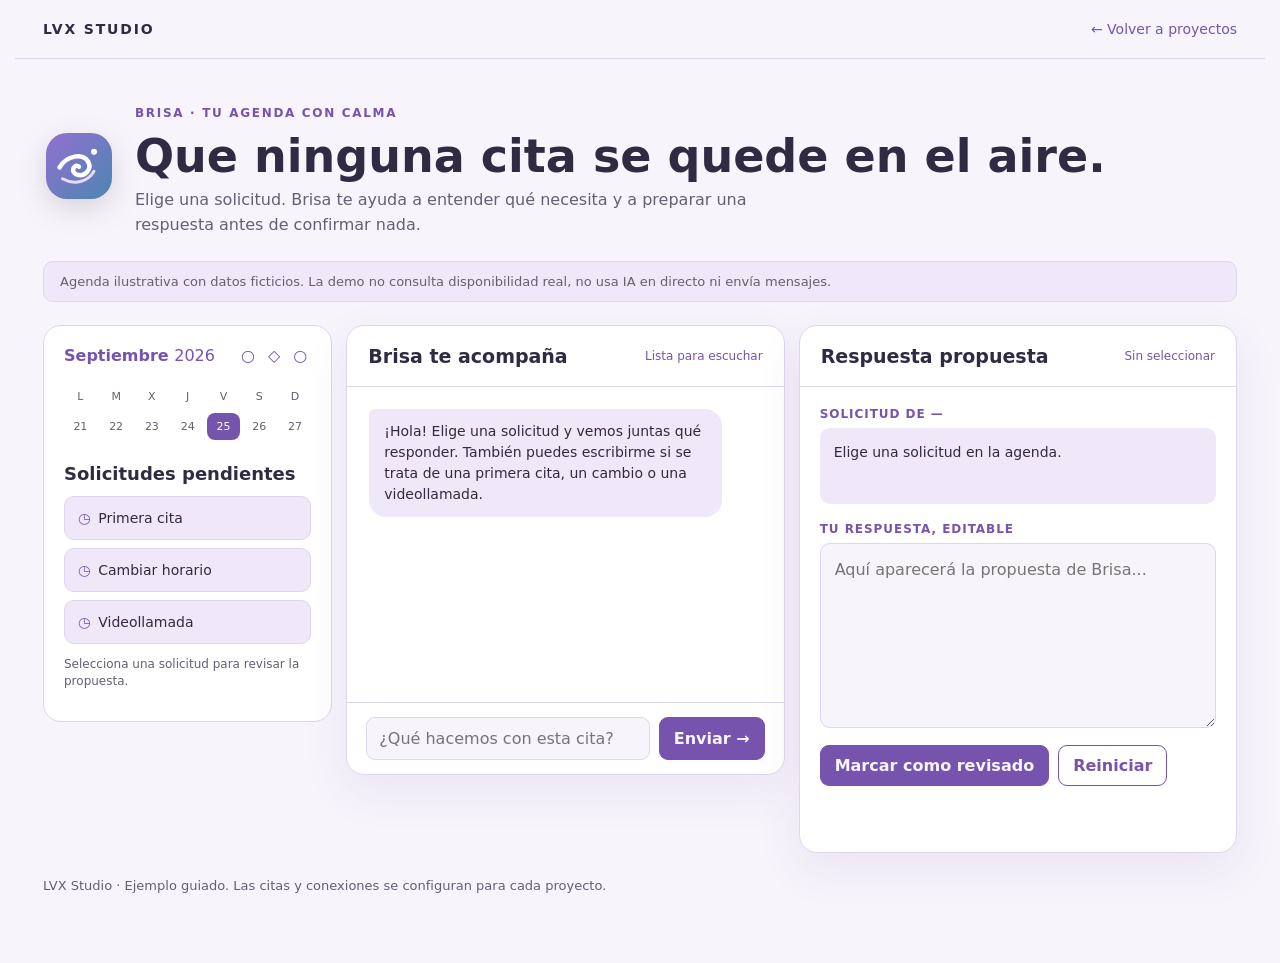
<file: demos/citas/index.html>
<!doctype html><html lang="es"><head><meta charset="utf-8"><meta name="viewport" content="width=device-width,initial-scale=1"><title>Brisa · Agenda de ejemplo</title><meta name="description" content="Prueba una demo guiada de gestión de solicitudes de cita."><link rel="stylesheet" href="/demos/demo.css"><script defer src="/demos/demo.js"></script></head><body data-demo="citas"><header><a class="brand" href="/">LVX STUDIO</a><a href="/#proyectos">← Volver a proyectos</a></header><main><div class="brisa-hero"><img src="/demos/brisa-logo.svg" alt="" width="72" height="72"><div><p class="eyebrow">Brisa · Tu agenda con calma</p><h1>Que ninguna cita se quede en el aire.</h1><p>Elige una solicitud. Brisa te ayuda a entender qué necesita y a preparar una respuesta antes de confirmar nada.</p></div></div><p class="notice">Agenda ilustrativa con datos ficticios. La demo no consulta disponibilidad real, no usa IA en directo ni envía mensajes.</p><div class="brisa-layout"><section class="agenda-panel" aria-labelledby="agenda-title"><div class="agenda-top"><span class="month">Septiembre <strong>2026</strong></span><span class="agenda-decor" aria-hidden="true">○ ◇ ○</span></div><div class="agenda-week" aria-hidden="true"><span>L</span><span>M</span><span>X</span><span>J</span><span>V</span><span>S</span><span>D</span><span>21</span><span>22</span><span>23</span><span>24</span><span class="today">25</span><span>26</span><span>27</span></div><h2 id="agenda-title">Solicitudes pendientes</h2><div id="cases" class="agenda-cases"></div><p class="agenda-note">Selecciona una solicitud para revisar la propuesta.</p></section><section class="panel conversation-panel" aria-labelledby="chat-title"><div class="panel-head"><h2 id="chat-title">Brisa te acompaña</h2><span id="pet-status" class="live-label">Lista para escuchar</span></div><div id="chat" class="chat" role="log" aria-live="polite"><p class="bubble bot">¡Hola! Elige una solicitud y vemos juntas qué responder. También puedes escribirme si se trata de una primera cita, un cambio o una videollamada.</p></div><form id="chat-form" class="composer"><label class="sr-only" for="message">Escribe a Brisa</label><input id="message" maxlength="250" placeholder="¿Qué hacemos con esta cita?" autocomplete="off"><button type="submit">Enviar →</button></form></section><section class="panel draft-panel" aria-labelledby="draft-title"><div class="panel-head"><h2 id="draft-title">Respuesta propuesta</h2><span id="draft-status" class="draft-status">Sin seleccionar</span></div><div class="draft-inner"><p class="label">Solicitud de <span id="sender">—</span></p><div id="incoming" class="incoming">Elige una solicitud en la agenda.</div><label class="label" for="draft">Tu respuesta, editable</label><textarea id="draft" placeholder="Aquí aparecerá la propuesta de Brisa..."></textarea><div class="actions"><button id="approve" type="button">Marcar como revisado</button><button id="reset" type="button" class="secondary">Reiniciar</button></div><p id="feedback" role="status" aria-live="polite"></p></div></section></div><footer>LVX Studio · Ejemplo guiado. Las citas y conexiones se configuran para cada proyecto.</footer></main></body></html>
</file>
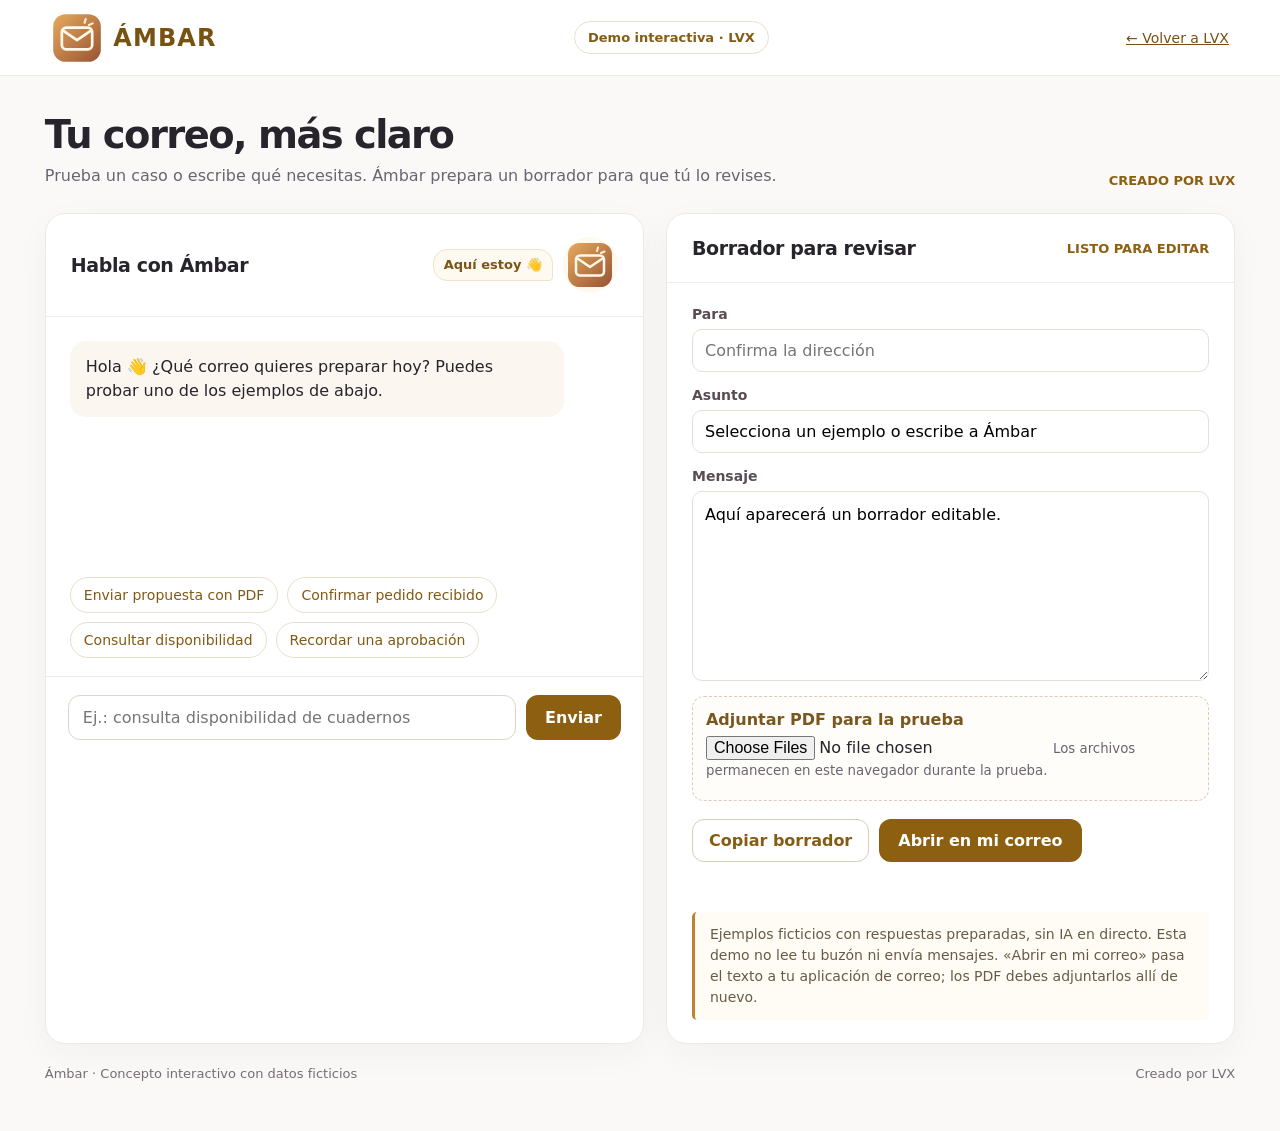
<file: demos/correo/index.html>
<!doctype html><html lang="es"><head><meta charset="utf-8"><meta name="viewport" content="width=device-width,initial-scale=1"><meta name="theme-color" content="#8d5f10"><title>Ámbar · Demo de correo · LVX</title><meta name="description" content="Demo interactiva de Ámbar: conversación y borradores editables con datos ficticios, creada por LVX."><link rel="icon" type="image/svg+xml" href="data:image/svg+xml,%3Csvg xmlns='http://www.w3.org/2000/svg' viewBox='0 0 64 64'%3E%3Cpath fill='%238d1031' d='M32 3 60 29 32 61 4 29Z'/%3E%3Cpath fill='%23f6b1bd' d='M4 29h56L32 45Z'/%3E%3C/svg%3E"><style>
:root{font-family:Inter,ui-sans-serif,system-ui,-apple-system,BlinkMacSystemFont,"Segoe UI",sans-serif;color:#27242b;background:#faf9f8}*{box-sizing:border-box}body{margin:0}button,input,textarea{font:inherit}button{cursor:pointer}header{height:76px;background:#fff;border-bottom:1px solid #eeeae3;display:flex;align-items:center;justify-content:space-between;padding:0 clamp(20px,4vw,64px)}.brand{display:flex;align-items:center;gap:14px;font-size:28px;font-weight:850;letter-spacing:.04em;color:#785210}.brand img{width:190px;height:65px;object-fit:contain;display:block}.pill{border:1px solid #ebdfcb;border-radius:99px;padding:8px 13px;color:#865c14;font-size:13px;font-weight:700}main{max-width:1400px;margin:auto;padding:36px clamp(18px,3.5vw,48px) 50px}.intro{display:flex;justify-content:space-between;gap:20px;align-items:flex-end;margin-bottom:25px}h1{font-size:clamp(28px,3vw,42px);letter-spacing:-.04em;margin:0 0 7px}.muted{color:#6b6470;margin:0;line-height:1.5}.grid{display:grid;grid-template-columns:minmax(340px,1fr) minmax(340px,.95fr);gap:22px}.panel{background:white;border:1px solid #eeeae2;border-radius:20px;box-shadow:0 10px 35px #4b37140a;overflow:hidden}.panelhead{padding:23px 25px;border-bottom:1px solid #f0ede8;display:flex;align-items:center;justify-content:space-between}h2{font-size:19px;margin:0;letter-spacing:-.02em}.conversation{min-height:260px;max-height:330px;overflow:auto;padding:24px;display:flex;flex-direction:column;gap:13px;background:#fff}.bubble{padding:14px 16px;border-radius:16px;line-height:1.5;max-width:90%;white-space:pre-wrap}.bot{background:#fbf7f0;align-self:flex-start}.user{background:#885c11;color:white;align-self:flex-end}.examples{display:flex;flex-wrap:wrap;gap:9px;padding:0 24px 18px}.examples button{border:1px solid #e9decb;color:#825913;background:white;border-radius:100px;padding:9px 13px;font-size:14px}.examples button:hover{background:#fbf7f0}.composer{border-top:1px solid #eeebe7;padding:18px 22px;display:flex;gap:10px}.composer input{min-width:0;flex:1;border:1px solid #dbd5cb;border-radius:12px;padding:12px 14px}.primary{border:0;background:#8d5f10;color:white;border-radius:12px;padding:12px 19px;font-weight:700}.primary:hover{background:#684407}.outline{background:white;border:1px solid #d8cdb9;color:#865c14;border-radius:12px;padding:11px 16px;font-weight:700}.draftbody{padding:23px 25px}.field{display:grid;gap:7px;margin-bottom:15px}.field label{font-size:14px;font-weight:700;color:#594d53}.field input,.field textarea{width:100%;border:1px solid #e4dfd6;border-radius:10px;padding:11px 12px;background:#fff}.field textarea{resize:vertical;min-height:190px;line-height:1.55}.files{padding:13px;border:1px dashed #d9cdb9;border-radius:12px;background:#fffdfa}.files label{display:block;font-weight:700;color:#795820;margin-bottom:7px}.files small{color:#6b6470}.filenames{margin-top:8px;color:#5a4727;word-break:break-word}.actions{display:flex;gap:10px;flex-wrap:wrap;margin-top:18px}.notice{border-left:3px solid #b78530;background:#fffcf6;padding:12px 15px;border-radius:5px;color:#665b47;font-size:14px;line-height:1.5;margin-top:18px}.avatar{width:48px;height:48px;object-fit:contain}.avatarbutton{border:0;background:#fff9f0;border-radius:50%;padding:4px;line-height:0}.mascotwrap{display:flex;align-items:center;gap:9px}.mascotstatus{background:#fffaf1;color:#7b5515;border:1px solid #f0e2cb;border-radius:14px 14px 4px 14px;padding:7px 10px;font-size:13px;font-weight:650;max-width:155px;line-height:1.25;transition:transform .25s}.mascotwrap.busy .avatar{animation:ambarThink .9s ease-in-out infinite}.mascotwrap.done .avatar{animation:ambarCelebrate .7s ease-in-out 2}@keyframes ambarThink{0%,100%{transform:translateY(0) rotate(-6deg)}50%{transform:translateY(-5px) rotate(6deg)}}@keyframes ambarCelebrate{0%,100%{transform:translateY(0) rotate(0)}35%{transform:translateY(-11px) rotate(-10deg)}70%{transform:translateY(-4px) rotate(10deg)}}.avatarbutton:hover{box-shadow:0 0 0 3px #eedec2}.avatarbutton .avatar{animation:ambarFloat 3.2s ease-in-out infinite;transform-origin:center 70%}.avatarbutton:hover .avatar,.avatarbutton:focus-visible .avatar{animation:ambarWave .7s ease-in-out 2}.dialogtitle .avatar{animation:ambarFloat 3.2s ease-in-out infinite}@keyframes ambarFloat{0%,100%{transform:translateY(0) rotate(-2deg)}50%{transform:translateY(-5px) rotate(3deg)}}@keyframes ambarWave{0%,100%{transform:rotate(0)}25%{transform:rotate(-10deg)}75%{transform:rotate(10deg)}}@media(prefers-reduced-motion:reduce){.avatarbutton .avatar,.dialogtitle .avatar,.mascotwrap.busy .avatar,.mascotwrap.done .avatar{animation:none!important}}dialog{border:1px solid #eee6d9;border-radius:22px;box-shadow:0 30px 90px #2f220d55;padding:0;width:min(520px,calc(100vw - 24px));max-height:min(740px,90vh)}dialog::backdrop{background:#22180799}.dialoghead{display:flex;align-items:center;justify-content:space-between;padding:16px 22px;background:#fffbf5;border-bottom:1px solid #efe8dc}.dialogtitle{display:flex;align-items:center;gap:10px}.dialogtitle strong{display:block;color:#785210;font-size:20px}.dialogtitle small{display:block;color:#6b6470}.close{border:0;background:transparent;font-size:30px;color:#785210}.dialogcontent{padding:22px;line-height:1.5}.dialogcontent>p{margin-top:0}.jokearea{padding:15px;margin:15px 0;border-radius:14px;background:#fffaf1}.jokearea p{margin:0 0 10px}.jokearea p:last-child{margin:12px 0 0;color:#7e5611;font-weight:600}.expandedmessages{display:flex;flex-direction:column;gap:8px;max-height:200px;overflow:auto;margin-top:16px}.expandedform{display:flex;gap:8px;margin-top:16px}.expandedform input{min-width:0;flex:1;border:1px solid #dbd5cb;border-radius:10px;padding:10px}.expandedform button{padding:10px 15px}.joketoggle{font-size:14px;color:#795820;display:flex;align-items:center;gap:6px;cursor:pointer}.joketoggle input{accent-color:#8d5f10;width:17px;height:17px}.foot{display:flex;justify-content:space-between;margin-top:22px;color:#756e75;font-size:13px}.toast{color:#15704b;margin-top:12px;font-size:14px;min-height:20px}.step{font-size:13px;color:#8d5f10;font-weight:750}@media(max-width:900px){.grid{grid-template-columns:1fr}.intro{align-items:flex-start}.conversation{max-height:300px}}@media(max-width:520px){header{height:66px;padding:0 16px}.brand{font-size:23px}.brand img{width:145px;height:55px}.intro{display:block}main{padding:25px 13px}.panelhead,.draftbody{padding:18px}.conversation{padding:18px}.examples{padding:0 18px 15px}.composer{padding:14px}.composer button{padding:10px}.foot{display:block}.pill{font-size:12px}}
.brand img{width:52px;height:52px}.brand{gap:10px}.backlink{font-size:14px;color:#785013}button:focus-visible,a:focus-visible{outline:3px solid #ac7514;outline-offset:4px}.panelhead{gap:12px}.brand span{font-size:24px}dialog{overflow-y:auto}.files input{max-width:100%}@media(max-width:520px){header{height:auto;min-height:76px;flex-wrap:wrap;gap:10px;padding:12px 16px}.brand img{width:38px;height:38px}.pill{display:none}.panelhead{flex-wrap:wrap}.mascotstatus{max-width:125px}.brand span{font-size:21px}} </style></head><body><header><div class="brand"><img src="/demos/ambar-logo.svg" alt=""><span>ÁMBAR</span></div><span class="pill">Demo interactiva · LVX</span><a class="backlink" href="/#proyectos">← Volver a LVX</a></header><main><div class="intro"><div><h1>Tu correo, más claro</h1><p class="muted">Prueba un caso o escribe qué necesitas. Ámbar prepara un borrador para que tú lo revises.</p></div><span class="step">CREADO POR LVX</span></div><div class="grid"><section class="panel"><div class="panelhead"><h2>Habla con Ámbar</h2><div class="mascotwrap"><span id="mascotstatus" class="mascotstatus" role="status">Aquí estoy 👋</span><button class="avatarbutton" id="openchat" aria-label="Abrir chat ampliado de Ámbar"><img class="avatar" src="/demos/ambar-logo.svg" alt="Ámbar, asistente de correo"></button></div></div><div class="conversation" id="conversation" aria-live="polite"><div class="bubble bot">Hola 👋 ¿Qué correo quieres preparar hoy? Puedes probar uno de los ejemplos de abajo.</div></div><div class="examples"><button data-case="alquiler">Enviar propuesta con PDF</button><button data-case="recibida">Confirmar pedido recibido</button><button data-case="proveedor">Consultar disponibilidad</button><button data-case="cobro">Recordar una aprobación</button></div><form class="composer" id="chat"><input id="message" aria-label="Mensaje para Ámbar" placeholder="Ej.: consulta disponibilidad de cuadernos" required><button class="primary">Enviar</button></form></section><section class="panel"><div class="panelhead"><h2>Borrador para revisar</h2><span class="step" id="status">LISTO PARA EDITAR</span></div><div class="draftbody"><div class="field"><label for="to">Para</label><input id="to" type="email" placeholder="Confirma la dirección"></div><div class="field"><label for="subject">Asunto</label><input id="subject" value="Selecciona un ejemplo o escribe a Ámbar"></div><div class="field"><label for="body">Mensaje</label><textarea id="body">Aquí aparecerá un borrador editable.</textarea></div><div class="files"><label for="pdf">Adjuntar PDF para la prueba</label><input id="pdf" type="file" accept="application/pdf,.pdf" multiple><small>Los archivos permanecen en este navegador durante la prueba.</small><div class="filenames" id="filenames"></div></div><div class="actions"><button id="copy" class="outline" type="button">Copiar borrador</button><button id="openmail" class="primary" type="button">Abrir en mi correo</button></div><div class="toast" id="toast" role="status"></div><div class="notice">Ejemplos ficticios con respuestas preparadas, sin IA en directo. Esta demo no lee tu buzón ni envía mensajes. «Abrir en mi correo» pasa el texto a tu aplicación de correo; los PDF debes adjuntarlos allí de nuevo.</div></div></section></div><dialog id="chatdialog" aria-label="Chat ampliado de Ámbar"><div class="dialoghead"><div class="dialogtitle"><img src="/demos/ambar-logo.svg" alt="" class="avatar"><div><strong>Ámbar</strong><small>Tu asistente de correo</small></div></div><button id="closechat" class="close" aria-label="Cerrar chat">×</button></div><div class="dialogcontent"><p>Hola 👋 Aquí puedes contarme qué correo necesitas. Si tienes un mal día, activa el modo Chistes malos.</p><label class="joketoggle"><input id="jokes" type="checkbox"> Activar modo Chistes malos 😄</label><div id="jokearea" class="jokearea" hidden><p>Prometo que serán malísimos. ¿Preparado?</p><button type="button" id="telljoke" class="outline">Cuéntame uno</button><p id="joketext" aria-live="polite"></p></div><div id="expandedmessages" class="expandedmessages" aria-live="polite"></div><form id="expandedform" class="expandedform"><input id="expandedinput" placeholder="Escribe lo que necesitas…" aria-label="Mensaje para Ámbar"><button class="primary">Enviar</button></form></div></dialog><div class="foot"><span>Ámbar · Concepto interactivo con datos ficticios</span><span>Creado por LVX</span></div></main><script>
const $=id=>document.getElementById(id);const samples={"alquiler": {"prompt": "Prepara una propuesta de taller con el PDF del programa.", "reply": "Dejo la propuesta preparada. Añade el programa en PDF y confirma fechas, precio y destinatario antes de enviarla.", "subject": "Propuesta de taller · Estudio Horizonte", "body": "Hola, Marta:\n\nTe compartimos nuestra propuesta de taller para el equipo de Estudio Horizonte. El programa, las fechas y el presupuesto quedan pendientes de tu revisión.\n\nPodemos ajustar el contenido a vuestras necesidades. ¿Lo comentamos esta semana?\n\nUn saludo,\nEquipo Lumbre"}, "recibida": {"prompt": "Confirma que hemos recibido el pedido de material.", "reply": "Confirmo la recepción del pedido, sin dar por validado el contenido ni el pago.", "subject": "Pedido recibido · Material para el taller", "body": "Hola, Diego:\n\nHemos recibido vuestro pedido de material para el taller. Revisaremos las unidades y os confirmaremos la disponibilidad.\n\nGracias por contar con nosotros.\n\nUn saludo,\nEquipo Lumbre"}, "proveedor": {"prompt": "Consulta disponibilidad y plazo de entrega de 24 cuadernos a Papel Norte.", "reply": "He incluido la cantidad y las dos consultas. Confirma el modelo de cuaderno y el contacto antes de enviar.", "subject": "Disponibilidad y entrega · 24 cuadernos", "body": "Hola, equipo de Papel Norte:\n\n¿Tenéis disponibles 24 cuadernos para nuestro próximo taller? Nos gustaría conocer los modelos, el precio y el plazo de entrega.\n\nMuchas gracias.\n\nUn saludo,\nEquipo Lumbre"}, "cobro": {"prompt": "Recuerda a un cliente que queda pendiente aprobar una propuesta.", "reply": "Te dejo un recordatorio amable, sin inventar plazos ni compromisos.", "subject": "Seguimiento de nuestra propuesta", "body": "Hola, Elena:\n\nRetomamos la propuesta que os enviamos para saber si habéis podido revisarla. Si necesitáis ajustar algún punto, estaremos encantados de comentarlo.\n\nQuedamos pendientes de vuestra confirmación para concretar los siguientes pasos.\n\nUn saludo,\nEquipo Lumbre"}};let statusTimer;function mascotSay(message,state=''){const w=document.querySelector('.mascotwrap');w.classList.remove('busy','done');if(state)w.classList.add(state);$('mascotstatus').textContent=message;clearTimeout(statusTimer);if(state==='done')statusTimer=setTimeout(()=>{w.classList.remove('done');$('mascotstatus').textContent='¿Preparamos otro correo?'},3500)}function add(text,role){let el=document.createElement('div');el.className='bubble '+role;el.textContent=text;$('conversation').append(el);$('conversation').scrollTop=$('conversation').scrollHeight}const jokes=['¿Qué hace una factura en el gimnasio? ¡Ponerse al día!','¿Por qué el PDF nunca se pierde? Porque siempre va adjunto.','¿Qué le dijo el correo al borrador? Tranquilo, aún no es tu momento.','¿Por qué el ordenador fue al médico? Porque tenía un virus... y demasiadas pestañas abiertas.'];let jokeIndex=0;function nextJoke(){return jokes[jokeIndex++%jokes.length]}function select(key,prompt){const s=samples[key];add(prompt||s.prompt,'user');mascotSay('Revisando tu petición…','busy');setTimeout(()=>{add(s.reply+($('jokes').checked?'\n\n'+nextJoke():''),'bot');$('subject').value=s.subject;$('body').value=s.body;$('status').textContent='BORRADOR EDITABLE';$('toast').textContent='';mascotSay('¡Borrador listo!','done')},650)}document.querySelectorAll('[data-case]').forEach(b=>b.onclick=()=>select(b.dataset.case));$('chat').onsubmit=e=>{e.preventDefault();const v=$('message').value.trim();if(!v)return;if(/chiste|hazme reír|hazme reir/i.test(v)){add(v,'user');add($('jokes').checked?nextJoke():'Activa «Chistes malos» y te cuento uno 😄','bot');$('message').value='';return;}const t=v.toLowerCase();let key=/propuesta.*pdf|taller|programa|pdf/.test(t)?'alquiler':/recib|acuse|pedido/.test(t)?'recibida':/aprob|record|seguimiento/.test(t)?'cobro':/disponib|cuaderno|plazo|proveedor/.test(t)?'proveedor':null;if(key)select(key,v);else{add(v,'user');add('Esta demo puede preparar propuestas de taller, confirmaciones de pedido, consultas a proveedores y recordatorios de aprobación. Cuéntame cuál necesitas o prueba un ejemplo. Aún no interpreto cualquier correo libre.','bot');mascotSay('Dame un poco más de contexto')}$('message').value=''};$('openchat').onclick=()=>{mascotSay('Te escucho 👋');$('chatdialog').showModal()};$('closechat').onclick=()=>$('chatdialog').close();$('jokes').onchange=()=>{$('jokearea').hidden=!$('jokes').checked};$('telljoke').onclick=()=>{$('joketext').textContent=nextJoke();mascotSay('¡Ahí va uno! 😄','done')};$('expandedform').onsubmit=e=>{e.preventDefault();const v=$('expandedinput').value.trim();if(!v)return;const t=v.toLowerCase();const line=document.createElement('div');line.className='bubble user';line.textContent=v;$('expandedmessages').append(line);const reply=document.createElement('div');reply.className='bubble bot';if(/chiste|hazme reír|hazme reir/.test(t)){reply.textContent=$('jokes').checked?nextJoke():'Activa el modo Chistes malos y te cuento uno 😄'}else{let k=/propuesta.*pdf|taller|programa|pdf/.test(t)?'alquiler':/recib|acuse|pedido/.test(t)?'recibida':/aprob|record|seguimiento/.test(t)?'cobro':/disponib|cuaderno|plazo|proveedor/.test(t)?'proveedor':null;if(k){reply.textContent=samples[k].reply+($('jokes').checked?'\n\n'+nextJoke():'');$('subject').value=samples[k].subject;$('body').value=samples[k].body;$('status').textContent='BORRADOR EDITABLE'}else reply.textContent='Puedo preparar propuestas de taller, confirmaciones de pedido, consultas a proveedores y recordatorios de aprobación. ¿Cuál de estos casos necesitas? Esta demo aún no interpreta cualquier mensaje libre.'}$('expandedmessages').append(reply);mascotSay(/chiste|hazme reír|hazme reir/.test(t)?'¡Te hice sonreír! 😄':(/propuesta|taller|programa|pdf|recib|pedido|aprob|record|seguimiento|disponib|cuaderno|plazo|proveedor/.test(t)?'¡Borrador listo!':'Cuéntame un poco más'),'done');$('expandedmessages').scrollTop=$('expandedmessages').scrollHeight;$('expandedinput').value=''};$('pdf').onchange=()=>{$('filenames').textContent=Array.from($('pdf').files).map(f=>f.name).join(' · ');$('toast').textContent='Revisa el programa y los archivos antes de enviar.'};$('copy').onclick=async()=>{try{await navigator.clipboard.writeText(`Para: ${$('to').value}\nAsunto: ${$('subject').value}\n\n${$('body').value}`);$('toast').textContent='Borrador copiado.'}catch{$('toast').textContent='Selecciona y copia el texto del borrador.'}};$('openmail').onclick=()=>{const p=new URLSearchParams({subject:$('subject').value,body:$('body').value});location.href='mailto:'+encodeURIComponent($('to').value)+'?'+p.toString();$('toast').textContent='Comprueba destinatario y adjunta los PDF en tu aplicación de correo.'};
</script></body></html>
</file>
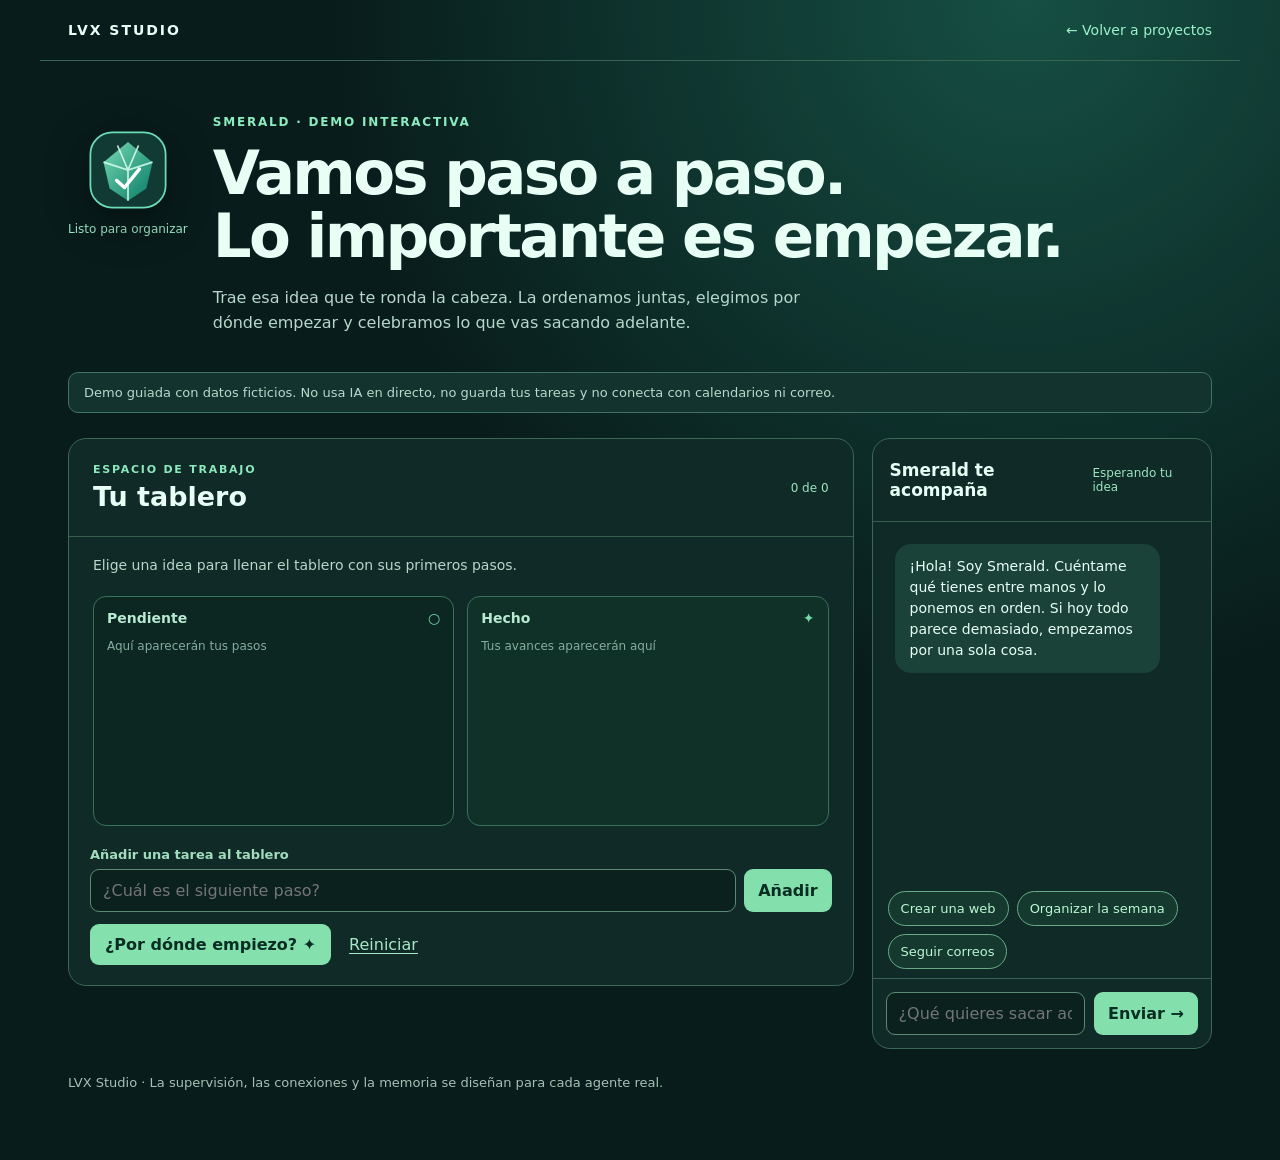
<file: demos/smerald/index.html>
<!doctype html><html lang="es"><head><meta charset="utf-8"><meta name="viewport" content="width=device-width,initial-scale=1"><title>Smerald · Demo LVX</title><meta name="description" content="Prueba Smerald, una demo guiada de organización de tareas y próximos pasos."><link rel="stylesheet" href="/demos/smerald/style.css"><script defer src="/demos/smerald/app.js"></script></head><body><header><a href="/" class="brand">LVX STUDIO</a><a href="/#proyectos">← Volver a proyectos</a></header><main><div class="intro"><div class="avatar" aria-hidden="true"><img src="/demos/smerald/logo.svg" alt="" width="84" height="84"><span id="avatar-status">Listo para organizar</span></div><div><p class="eyebrow">Smerald · Demo interactiva</p><h1>Vamos paso a paso.<br>Lo importante es empezar.</h1><p>Trae esa idea que te ronda la cabeza. La ordenamos juntas, elegimos por dónde empezar y celebramos lo que vas sacando adelante.</p></div></div><p class="notice">Demo guiada con datos ficticios. No usa IA en directo, no guarda tus tareas y no conecta con calendarios ni correo.</p><div class="workspace"><section class="task-panel" aria-labelledby="tasks-title"><div class="panel-head"><div><p class="board-kicker">ESPACIO DE TRABAJO</p><h2 id="tasks-title">Tu tablero</h2></div><span id="progress">0 de 0</span></div><p id="context" class="context">Elige una idea para llenar el tablero con sus primeros pasos.</p><div class="board"><div class="board-column"><h3>Pendiente <span aria-hidden="true">○</span></h3><ol id="todo-tasks" class="tasks"></ol></div><div class="board-column complete"><h3>Hecho <span aria-hidden="true">✦</span></h3><ol id="done-tasks" class="tasks"></ol></div></div><form id="add-form" class="add-form"><label for="new-task">Añadir una tarea al tablero</label><div><input id="new-task" maxlength="100" placeholder="¿Cuál es el siguiente paso?"><button type="submit">Añadir</button></div></form><div class="board-actions"><button id="next-step" class="next-step" type="button">¿Por dónde empiezo? ✦</button><button id="reset" class="reset" type="button">Reiniciar</button></div></section><section class="chat-panel" aria-labelledby="chat-title"><div class="panel-head"><h2 id="chat-title">Smerald te acompaña</h2><span id="status">Esperando tu idea</span></div><div id="messages" class="messages" role="log" aria-live="polite"><p class="bubble bot">¡Hola! Soy Smerald. Cuéntame qué tienes entre manos y lo ponemos en orden. Si hoy todo parece demasiado, empezamos por una sola cosa.</p></div><div class="prompts" id="prompts"></div><form id="chat-form"><label class="sr-only" for="message">Escribe a Smerald</label><input id="message" maxlength="240" autocomplete="off" placeholder="¿Qué quieres sacar adelante?"><button type="submit">Enviar →</button></form></section></div><footer>LVX Studio · La supervisión, las conexiones y la memoria se diseñan para cada agente real.</footer></main></body></html>
</file>
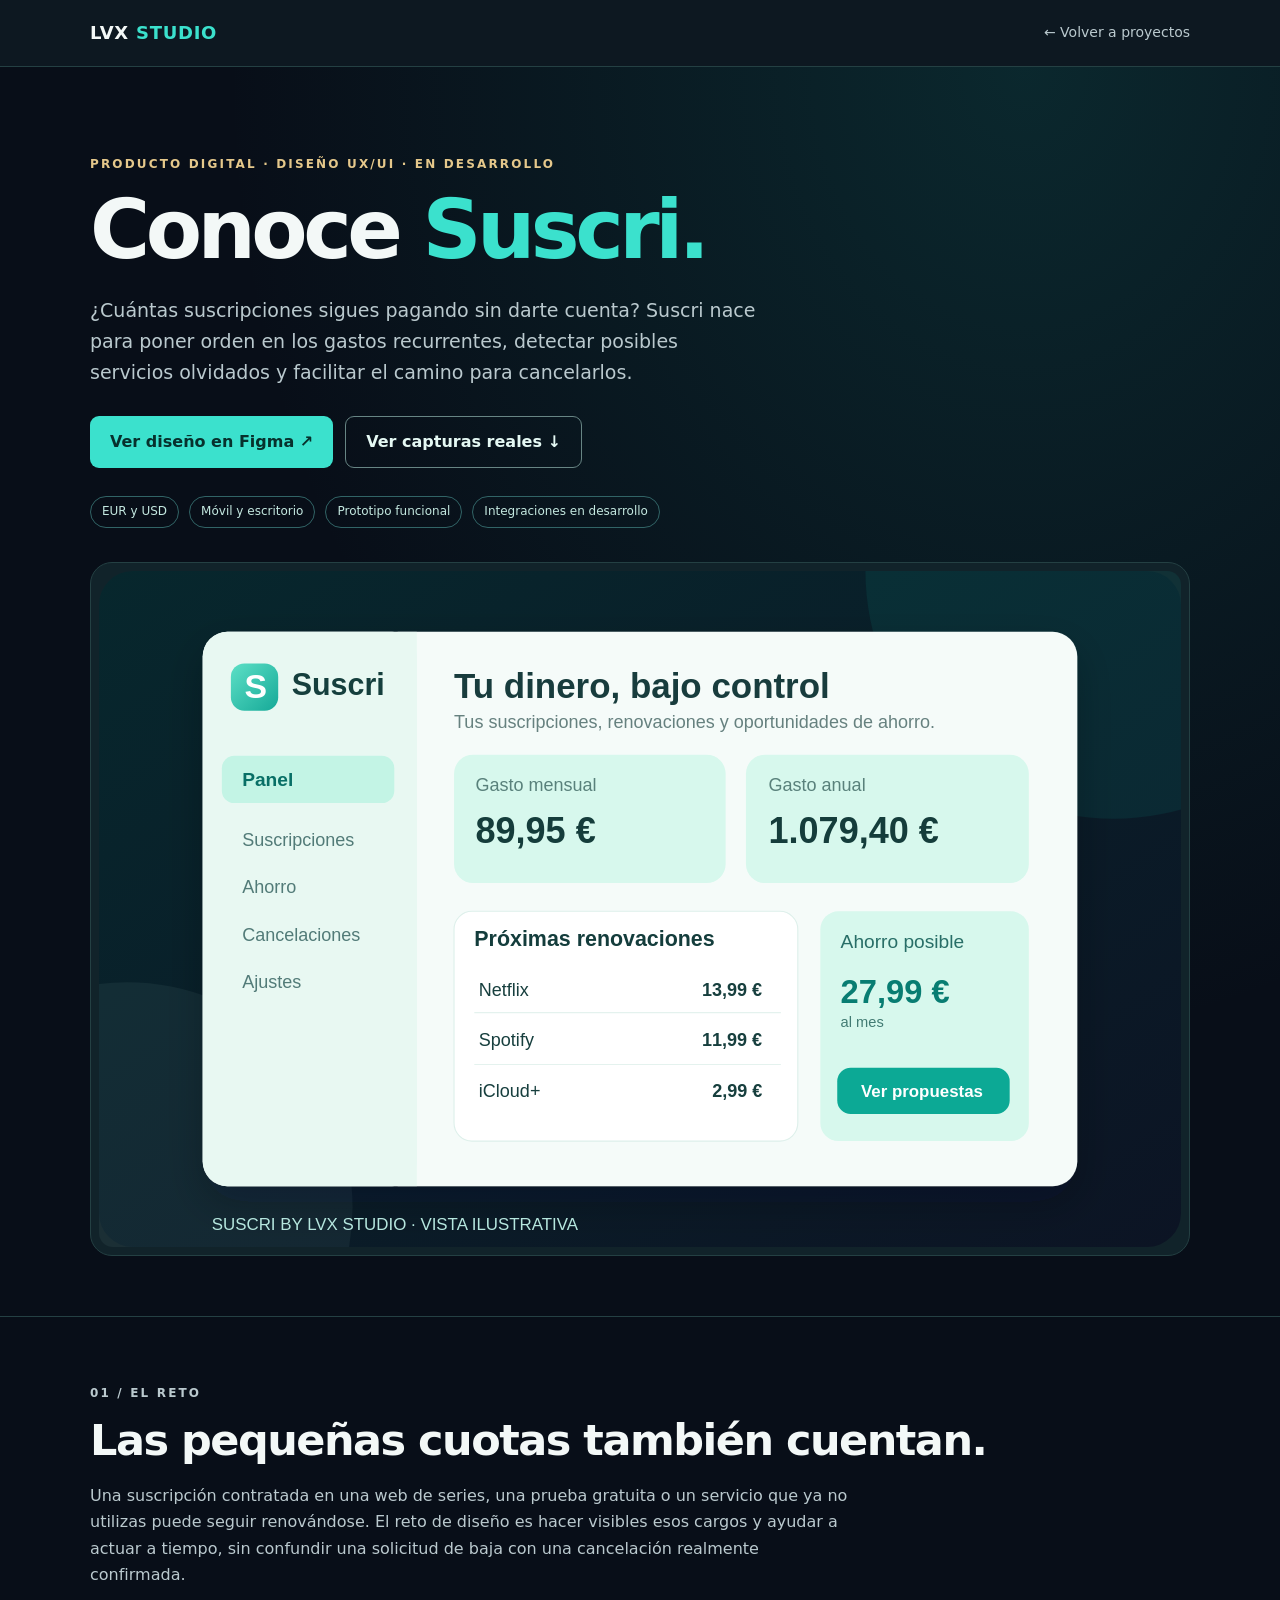
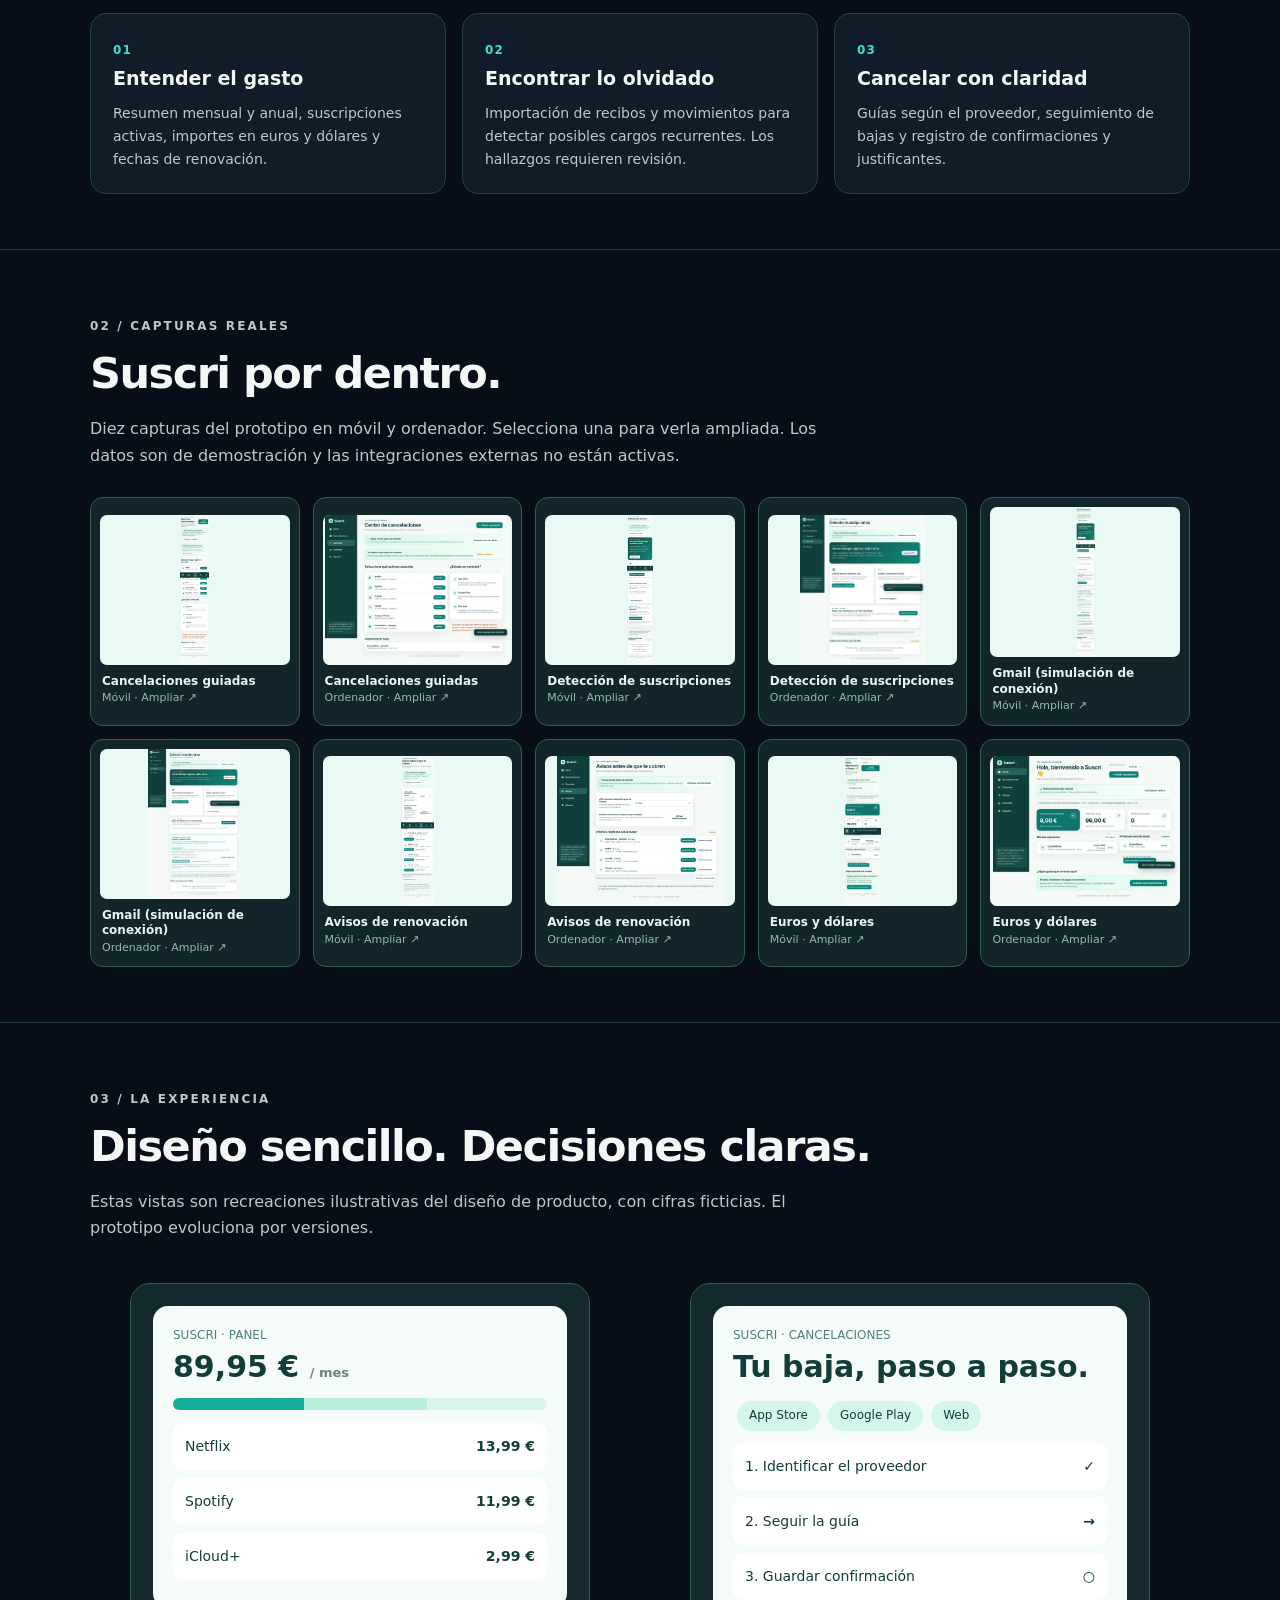
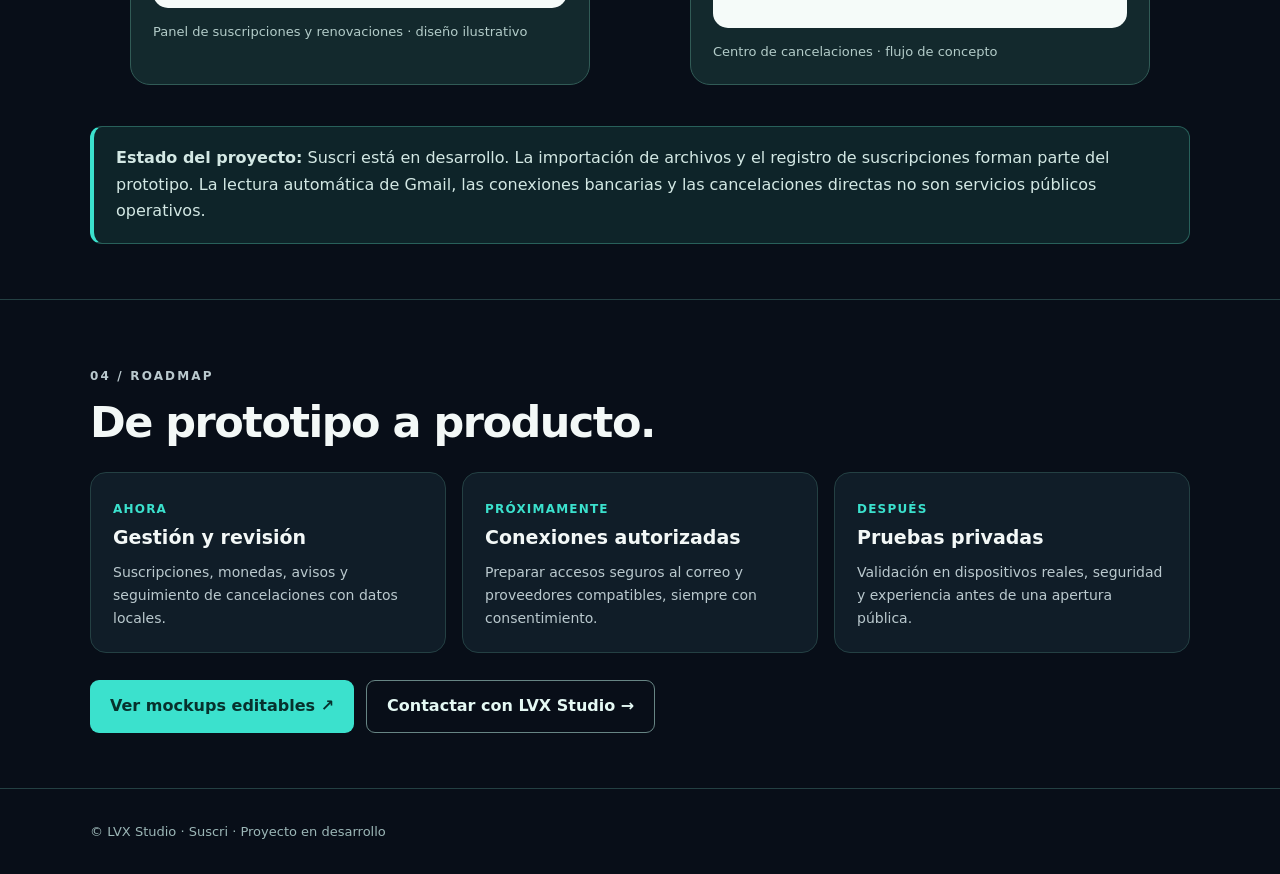
<file: projects/suscri/index.html>
<!doctype html>
<html lang="es"><head><meta charset="utf-8"><meta name="viewport" content="width=device-width, initial-scale=1">
<title>Suscri — Gestión de suscripciones | LVX Studio</title><meta name="description" content="Conoce Suscri, un proyecto de LVX Studio para detectar gastos recurrentes, organizar renovaciones y facilitar las cancelaciones. En desarrollo.">
<meta name="theme-color" content="#080e18"><link rel="icon" href="/logo.png">
<link rel="canonical" href="https://www.lvx-studio.com/projects/suscri/">
<style>
:root{--bg:#080e18;--line:#244043;--accent:#3be1cd;--muted:#bac9ce;--gold:#e5c88b}
*{box-sizing:border-box}body{margin:0;color:#f3f8f7;background:var(--bg);font:16px/1.65 system-ui,-apple-system,sans-serif}
a{color:inherit}a:focus-visible{outline:2px solid var(--accent);outline-offset:4px}
.wrap{width:min(1100px,calc(100% - 38px));margin:auto}
header{border-bottom:1px solid var(--line);background:#0d1821;position:sticky;top:0;z-index:2}
header .wrap{display:flex;justify-content:space-between;align-items:center;padding:18px 0;gap:15px}
.brand{font-weight:800;font-size:18px;letter-spacing:.04em;text-decoration:none}.brand span{color:var(--accent)}
.back{color:var(--muted);text-decoration:none;font-size:14px}.back:hover,.brand:hover{color:var(--accent)}
.hero{padding:76px 0 60px;background:radial-gradient(ellipse at 80% 0%,#126f6944,transparent 55%)}
.eyebrow{color:var(--gold);font-size:12px;font-weight:700;letter-spacing:.18em;text-transform:uppercase}
h1{font-size:clamp(42px,7vw,82px);line-height:1.05;letter-spacing:-.055em;margin:13px 0 21px}
h1 span{color:var(--accent)}.lede{max-width:670px;color:var(--muted);font-size:19px}
.actions{display:flex;flex-wrap:wrap;gap:12px;margin-top:27px}
.button{display:inline-flex;align-items:center;justify-content:center;border-radius:9px;background:var(--accent);padding:12px 20px;text-decoration:none;color:#07312d;font-weight:750}
.button.ghost{background:transparent;border:1px solid #678584;color:#e5f9f4}
.meta{display:flex;gap:10px;flex-wrap:wrap;margin-top:28px}.meta span{font-size:12px;border:1px solid #316466;color:#c4e8e0;border-radius:999px;padding:5px 11px}
.image-wrap{margin-top:34px;padding:8px;border:1px solid var(--line);border-radius:22px;background:#11232a}
.image-wrap img{display:block;width:100%;height:auto;border-radius:14px}
.section{padding:55px 0;border-top:1px solid var(--line)}h2{font-size:clamp(27px,4vw,43px);letter-spacing:-.035em;line-height:1.14;margin:0 0 18px}
.section>div>p{max-width:760px;color:var(--muted)}
.grid{display:grid;grid-template-columns:repeat(3,1fr);gap:16px;margin-top:25px}.card{border:1px solid var(--line);border-radius:16px;padding:22px;background:#101d28}
.card h3{font-size:19px;margin:0 0 8px}.card p{font-size:14px;color:var(--muted);margin:0}.num{color:var(--accent);font-size:12px;font-weight:700;letter-spacing:.1em}
.device-grid{display:grid;grid-template-columns:repeat(2,1fr);gap:20px;margin-top:25px}
.preview{border:1px solid #315b56;background:#13292d;border-radius:20px;padding:22px}
.preview .mock{border-radius:15px;background:#f5fbf9;color:#123d39;padding:20px;min-height:260px}
.mock .label{font-size:12px;color:#52817c}.mock strong{display:block;font-size:30px;margin:5px 0 12px;line-height:1.15}
.mock .pill{display:inline-block;background:#d3f8e9;border-radius:20px;padding:5px 12px;font-size:12px;margin:4px}
.mock .service{background:white;border-radius:10px;padding:12px;margin:8px 0;display:flex;justify-content:space-between;font-size:14px}
.mock .bar{height:12px;border-radius:8px;background:linear-gradient(90deg,#15ac9b 35%,#b8eedd 35% 68%,#daf4e9 68%);margin:13px 0}
.preview figcaption{font-size:13px;color:#b3ccc9;margin-top:13px}
.notice{background:#0e2429;border:1px solid #28605a;border-left:4px solid var(--accent);border-radius:12px;padding:18px 22px;margin-top:25px;color:#d3e8e4}
footer{padding:32px 0;border-top:1px solid var(--line);color:#9cb7b7;font-size:13px}
@media(max-width:700px){.grid,.device-grid{grid-template-columns:1fr}.hero{padding:50px 0 42px}.preview{padding:13px}}
</style><link rel="stylesheet" href="/projects/suscri/gallery.css"></head><body>
<header><div class="wrap"><a class="brand" href="/">LVX <span>STUDIO</span></a><a class="back" href="/#proyectos">← Volver a proyectos</a></div></header>
<main><section class="hero"><div class="wrap"><p class="eyebrow">Producto digital · Diseño UX/UI · En desarrollo</p><h1>Conoce <span>Suscri.</span></h1>
<p class="lede">¿Cuántas suscripciones sigues pagando sin darte cuenta? Suscri nace para poner orden en los gastos recurrentes, detectar posibles servicios olvidados y facilitar el camino para cancelarlos.</p>
<div class="actions"><a class="button" href="https://www.figma.com/design/saL90dyROqlCoUZEJnbHgh" target="_blank" rel="noopener noreferrer">Ver diseño en Figma ↗</a><a class="button ghost" href="#capturas">Ver capturas reales ↓</a></div>
<div class="meta"><span>EUR y USD</span><span>Móvil y escritorio</span><span>Prototipo funcional</span><span>Integraciones en desarrollo</span></div>
<div class="image-wrap"><img src="/projects/suscri/preview.svg" alt="Ilustración del panel de Suscri con gastos, próximas renovaciones y ahorro posible, con importes de demostración." width="960" height="600"></div></div></section>
<section class="section"><div class="wrap"><p class="eyebrow">01 / El reto</p><h2>Las pequeñas cuotas también cuentan.</h2>
<p>Una suscripción contratada en una web de series, una prueba gratuita o un servicio que ya no utilizas puede seguir renovándose. El reto de diseño es hacer visibles esos cargos y ayudar a actuar a tiempo, sin confundir una solicitud de baja con una cancelación realmente confirmada.</p>
<div class="grid"><article class="card"><span class="num">01</span><h3>Entender el gasto</h3><p>Resumen mensual y anual, suscripciones activas, importes en euros y dólares y fechas de renovación.</p></article>
<article class="card"><span class="num">02</span><h3>Encontrar lo olvidado</h3><p>Importación de recibos y movimientos para detectar posibles cargos recurrentes. Los hallazgos requieren revisión.</p></article>
<article class="card"><span class="num">03</span><h3>Cancelar con claridad</h3><p>Guías según el proveedor, seguimiento de bajas y registro de confirmaciones y justificantes.</p></article></div></div></section>
<section class="section" id="capturas"><div class="wrap"><p class="eyebrow">02 / Capturas reales</p><h2>Suscri por dentro.</h2>
<p>Diez capturas del prototipo en móvil y ordenador. Selecciona una para verla ampliada. Los datos son de demostración y las integraciones externas no están activas.</p>
<div class="suscri-screen-grid"><button class="suscri-screen-card" type="button" data-suscri-index="0" aria-label="Ampliar Cancelaciones guiadas en Móvil"><img src="/projects/suscri/screens/01_Cancelaciones_movil.webp" alt="Cancelaciones guiadas en Móvil" loading="lazy"><span>Cancelaciones guiadas<small>Móvil · Ampliar ↗</small></span></button><button class="suscri-screen-card" type="button" data-suscri-index="1" aria-label="Ampliar Cancelaciones guiadas en Ordenador"><img src="/projects/suscri/screens/02_Cancelaciones_escritorio.webp" alt="Cancelaciones guiadas en Ordenador" loading="lazy"><span>Cancelaciones guiadas<small>Ordenador · Ampliar ↗</small></span></button><button class="suscri-screen-card" type="button" data-suscri-index="2" aria-label="Ampliar Detección de suscripciones en Móvil"><img src="/projects/suscri/screens/03_Deteccion_movil.webp" alt="Detección de suscripciones en Móvil" loading="lazy"><span>Detección de suscripciones<small>Móvil · Ampliar ↗</small></span></button><button class="suscri-screen-card" type="button" data-suscri-index="3" aria-label="Ampliar Detección de suscripciones en Ordenador"><img src="/projects/suscri/screens/04_Deteccion_escritorio.webp" alt="Detección de suscripciones en Ordenador" loading="lazy"><span>Detección de suscripciones<small>Ordenador · Ampliar ↗</small></span></button><button class="suscri-screen-card" type="button" data-suscri-index="4" aria-label="Ampliar Gmail (simulación de conexión) en Móvil"><img src="/projects/suscri/screens/05_Gmail_movil.webp" alt="Gmail (simulación de conexión) en Móvil" loading="lazy"><span>Gmail (simulación de conexión)<small>Móvil · Ampliar ↗</small></span></button><button class="suscri-screen-card" type="button" data-suscri-index="5" aria-label="Ampliar Gmail (simulación de conexión) en Ordenador"><img src="/projects/suscri/screens/06_Gmail_escritorio.webp" alt="Gmail (simulación de conexión) en Ordenador" loading="lazy"><span>Gmail (simulación de conexión)<small>Ordenador · Ampliar ↗</small></span></button><button class="suscri-screen-card" type="button" data-suscri-index="6" aria-label="Ampliar Avisos de renovación en Móvil"><img src="/projects/suscri/screens/07_Avisos_movil.webp" alt="Avisos de renovación en Móvil" loading="lazy"><span>Avisos de renovación<small>Móvil · Ampliar ↗</small></span></button><button class="suscri-screen-card" type="button" data-suscri-index="7" aria-label="Ampliar Avisos de renovación en Ordenador"><img src="/projects/suscri/screens/08_Avisos_escritorio.webp" alt="Avisos de renovación en Ordenador" loading="lazy"><span>Avisos de renovación<small>Ordenador · Ampliar ↗</small></span></button><button class="suscri-screen-card" type="button" data-suscri-index="8" aria-label="Ampliar Euros y dólares en Móvil"><img src="/projects/suscri/screens/09_EUR_USD_movil.webp" alt="Euros y dólares en Móvil" loading="lazy"><span>Euros y dólares<small>Móvil · Ampliar ↗</small></span></button><button class="suscri-screen-card" type="button" data-suscri-index="9" aria-label="Ampliar Euros y dólares en Ordenador"><img src="/projects/suscri/screens/10_EUR_USD_escritorio.webp" alt="Euros y dólares en Ordenador" loading="lazy"><span>Euros y dólares<small>Ordenador · Ampliar ↗</small></span></button></div></div></section>
<section class="section" id="pantallas"><div class="wrap"><p class="eyebrow">03 / La experiencia</p><h2>Diseño sencillo. Decisiones claras.</h2><p>Estas vistas son recreaciones ilustrativas del diseño de producto, con cifras ficticias. El prototipo evoluciona por versiones.</p>
<div class="device-grid"><figure class="preview"><div class="mock"><div class="label">SUSCRI · PANEL</div><strong>89,95 € <small style="font-size:13px;color:#66847d">/ mes</small></strong><div class="bar"></div><div class="service"><span>Netflix</span><b>13,99 €</b></div><div class="service"><span>Spotify</span><b>11,99 €</b></div><div class="service"><span>iCloud+</span><b>2,99 €</b></div></div><figcaption>Panel de suscripciones y renovaciones · diseño ilustrativo</figcaption></figure>
<figure class="preview"><div class="mock"><div class="label">SUSCRI · CANCELACIONES</div><strong>Tu baja, paso a paso.</strong><span class="pill">App Store</span><span class="pill">Google Play</span><span class="pill">Web</span><div class="service"><span>1. Identificar el proveedor</span><b>✓</b></div><div class="service"><span>2. Seguir la guía</span><b>→</b></div><div class="service"><span>3. Guardar confirmación</span><b>○</b></div></div><figcaption>Centro de cancelaciones · flujo de concepto</figcaption></figure></div>
<div class="notice"><strong>Estado del proyecto:</strong> Suscri está en desarrollo. La importación de archivos y el registro de suscripciones forman parte del prototipo. La lectura automática de Gmail, las conexiones bancarias y las cancelaciones directas no son servicios públicos operativos.</div></div></section>
<section class="section"><div class="wrap"><p class="eyebrow">04 / Roadmap</p><h2>De prototipo a producto.</h2>
<div class="grid"><article class="card"><span class="num">AHORA</span><h3>Gestión y revisión</h3><p>Suscripciones, monedas, avisos y seguimiento de cancelaciones con datos locales.</p></article>
<article class="card"><span class="num">PRÓXIMAMENTE</span><h3>Conexiones autorizadas</h3><p>Preparar accesos seguros al correo y proveedores compatibles, siempre con consentimiento.</p></article>
<article class="card"><span class="num">DESPUÉS</span><h3>Pruebas privadas</h3><p>Validación en dispositivos reales, seguridad y experiencia antes de una apertura pública.</p></article></div>
<div class="actions"><a class="button" href="https://www.figma.com/design/saL90dyROqlCoUZEJnbHgh" target="_blank" rel="noopener noreferrer">Ver mockups editables ↗</a><a class="button ghost" href="/#contacto">Contactar con LVX Studio →</a></div></div></section></main>
<dialog id="suscri-dialog" class="suscri-dialog" aria-label="Galería de diez capturas de Suscri"><div class="suscri-dialog-head"><strong>Suscri · Capturas del prototipo</strong><button type="button" id="suscri-close" aria-label="Cerrar galería">×</button></div>
<p class="suscri-dialog-help">Usa las flechas del teclado o desliza para cambiar de imagen. Las cifras son de ejemplo.</p>
<div id="suscri-large" class="suscri-large" role="region" tabindex="0" aria-label="Capturas de Suscri"><figure><img src="/projects/suscri/screens/01_Cancelaciones_movil.webp" alt="Cancelaciones guiadas en Móvil" loading="eager"><figcaption>1 / 10 · Cancelaciones guiadas · Móvil · <a href="/projects/suscri/screens/01_Cancelaciones_movil.webp" target="_blank" rel="noopener noreferrer">Ver a tamaño completo ↗</a></figcaption></figure><figure hidden><img src="/projects/suscri/screens/02_Cancelaciones_escritorio.webp" alt="Cancelaciones guiadas en Ordenador" loading="lazy"><figcaption>2 / 10 · Cancelaciones guiadas · Ordenador · <a href="/projects/suscri/screens/02_Cancelaciones_escritorio.webp" target="_blank" rel="noopener noreferrer">Ver a tamaño completo ↗</a></figcaption></figure><figure hidden><img src="/projects/suscri/screens/03_Deteccion_movil.webp" alt="Detección de suscripciones en Móvil" loading="lazy"><figcaption>3 / 10 · Detección de suscripciones · Móvil · <a href="/projects/suscri/screens/03_Deteccion_movil.webp" target="_blank" rel="noopener noreferrer">Ver a tamaño completo ↗</a></figcaption></figure><figure hidden><img src="/projects/suscri/screens/04_Deteccion_escritorio.webp" alt="Detección de suscripciones en Ordenador" loading="lazy"><figcaption>4 / 10 · Detección de suscripciones · Ordenador · <a href="/projects/suscri/screens/04_Deteccion_escritorio.webp" target="_blank" rel="noopener noreferrer">Ver a tamaño completo ↗</a></figcaption></figure><figure hidden><img src="/projects/suscri/screens/05_Gmail_movil.webp" alt="Gmail (simulación de conexión) en Móvil" loading="lazy"><figcaption>5 / 10 · Gmail (simulación de conexión) · Móvil · <a href="/projects/suscri/screens/05_Gmail_movil.webp" target="_blank" rel="noopener noreferrer">Ver a tamaño completo ↗</a></figcaption></figure><figure hidden><img src="/projects/suscri/screens/06_Gmail_escritorio.webp" alt="Gmail (simulación de conexión) en Ordenador" loading="lazy"><figcaption>6 / 10 · Gmail (simulación de conexión) · Ordenador · <a href="/projects/suscri/screens/06_Gmail_escritorio.webp" target="_blank" rel="noopener noreferrer">Ver a tamaño completo ↗</a></figcaption></figure><figure hidden><img src="/projects/suscri/screens/07_Avisos_movil.webp" alt="Avisos de renovación en Móvil" loading="lazy"><figcaption>7 / 10 · Avisos de renovación · Móvil · <a href="/projects/suscri/screens/07_Avisos_movil.webp" target="_blank" rel="noopener noreferrer">Ver a tamaño completo ↗</a></figcaption></figure><figure hidden><img src="/projects/suscri/screens/08_Avisos_escritorio.webp" alt="Avisos de renovación en Ordenador" loading="lazy"><figcaption>8 / 10 · Avisos de renovación · Ordenador · <a href="/projects/suscri/screens/08_Avisos_escritorio.webp" target="_blank" rel="noopener noreferrer">Ver a tamaño completo ↗</a></figcaption></figure><figure hidden><img src="/projects/suscri/screens/09_EUR_USD_movil.webp" alt="Euros y dólares en Móvil" loading="lazy"><figcaption>9 / 10 · Euros y dólares · Móvil · <a href="/projects/suscri/screens/09_EUR_USD_movil.webp" target="_blank" rel="noopener noreferrer">Ver a tamaño completo ↗</a></figcaption></figure><figure hidden><img src="/projects/suscri/screens/10_EUR_USD_escritorio.webp" alt="Euros y dólares en Ordenador" loading="lazy"><figcaption>10 / 10 · Euros y dólares · Ordenador · <a href="/projects/suscri/screens/10_EUR_USD_escritorio.webp" target="_blank" rel="noopener noreferrer">Ver a tamaño completo ↗</a></figcaption></figure></div>
<div class="suscri-dialog-controls"><button id="suscri-prev" type="button" aria-label="Imagen anterior">←</button><span id="suscri-count" role="status" aria-live="polite" aria-atomic="true">1 de 10</span><button id="suscri-next" type="button" aria-label="Imagen siguiente">→</button></div></dialog>
<footer><div class="wrap">© LVX Studio · Suscri · Proyecto en desarrollo</div></footer><script src="/site.js" defer></script></body></html>
</file>
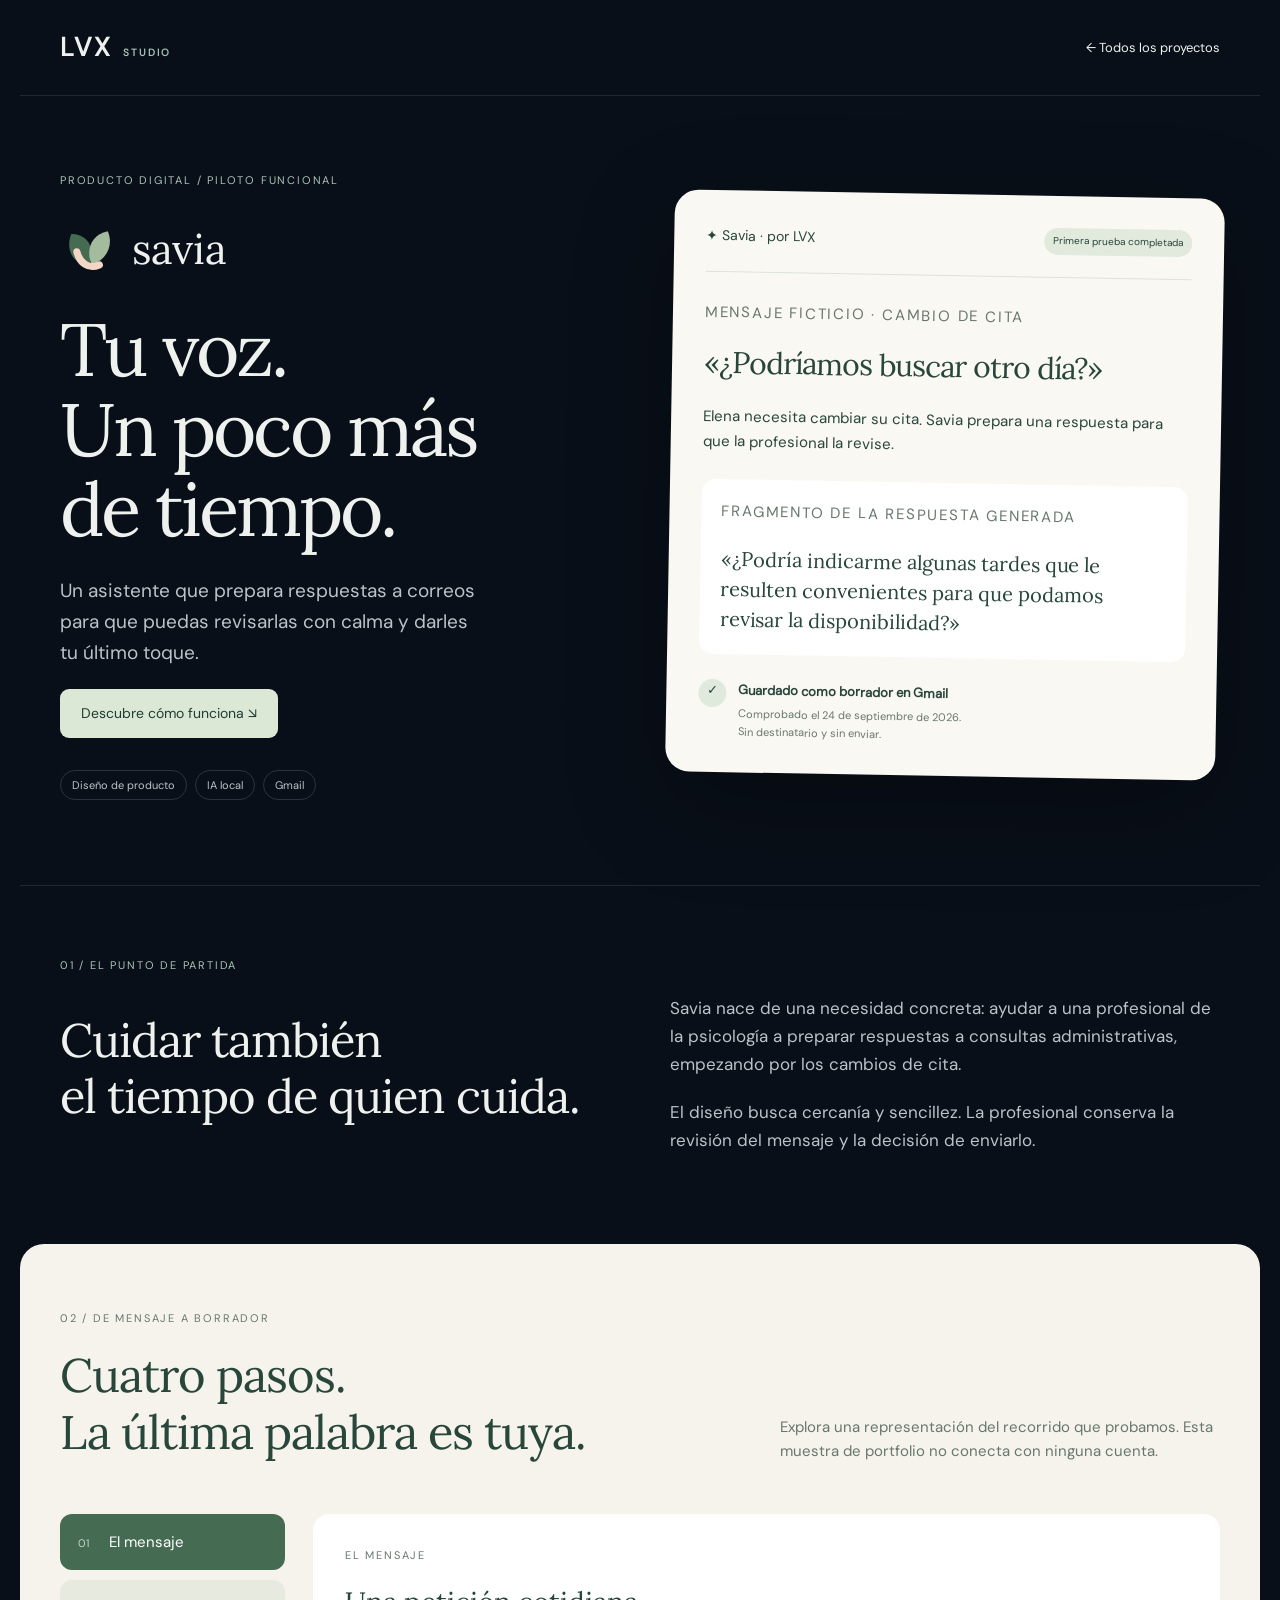
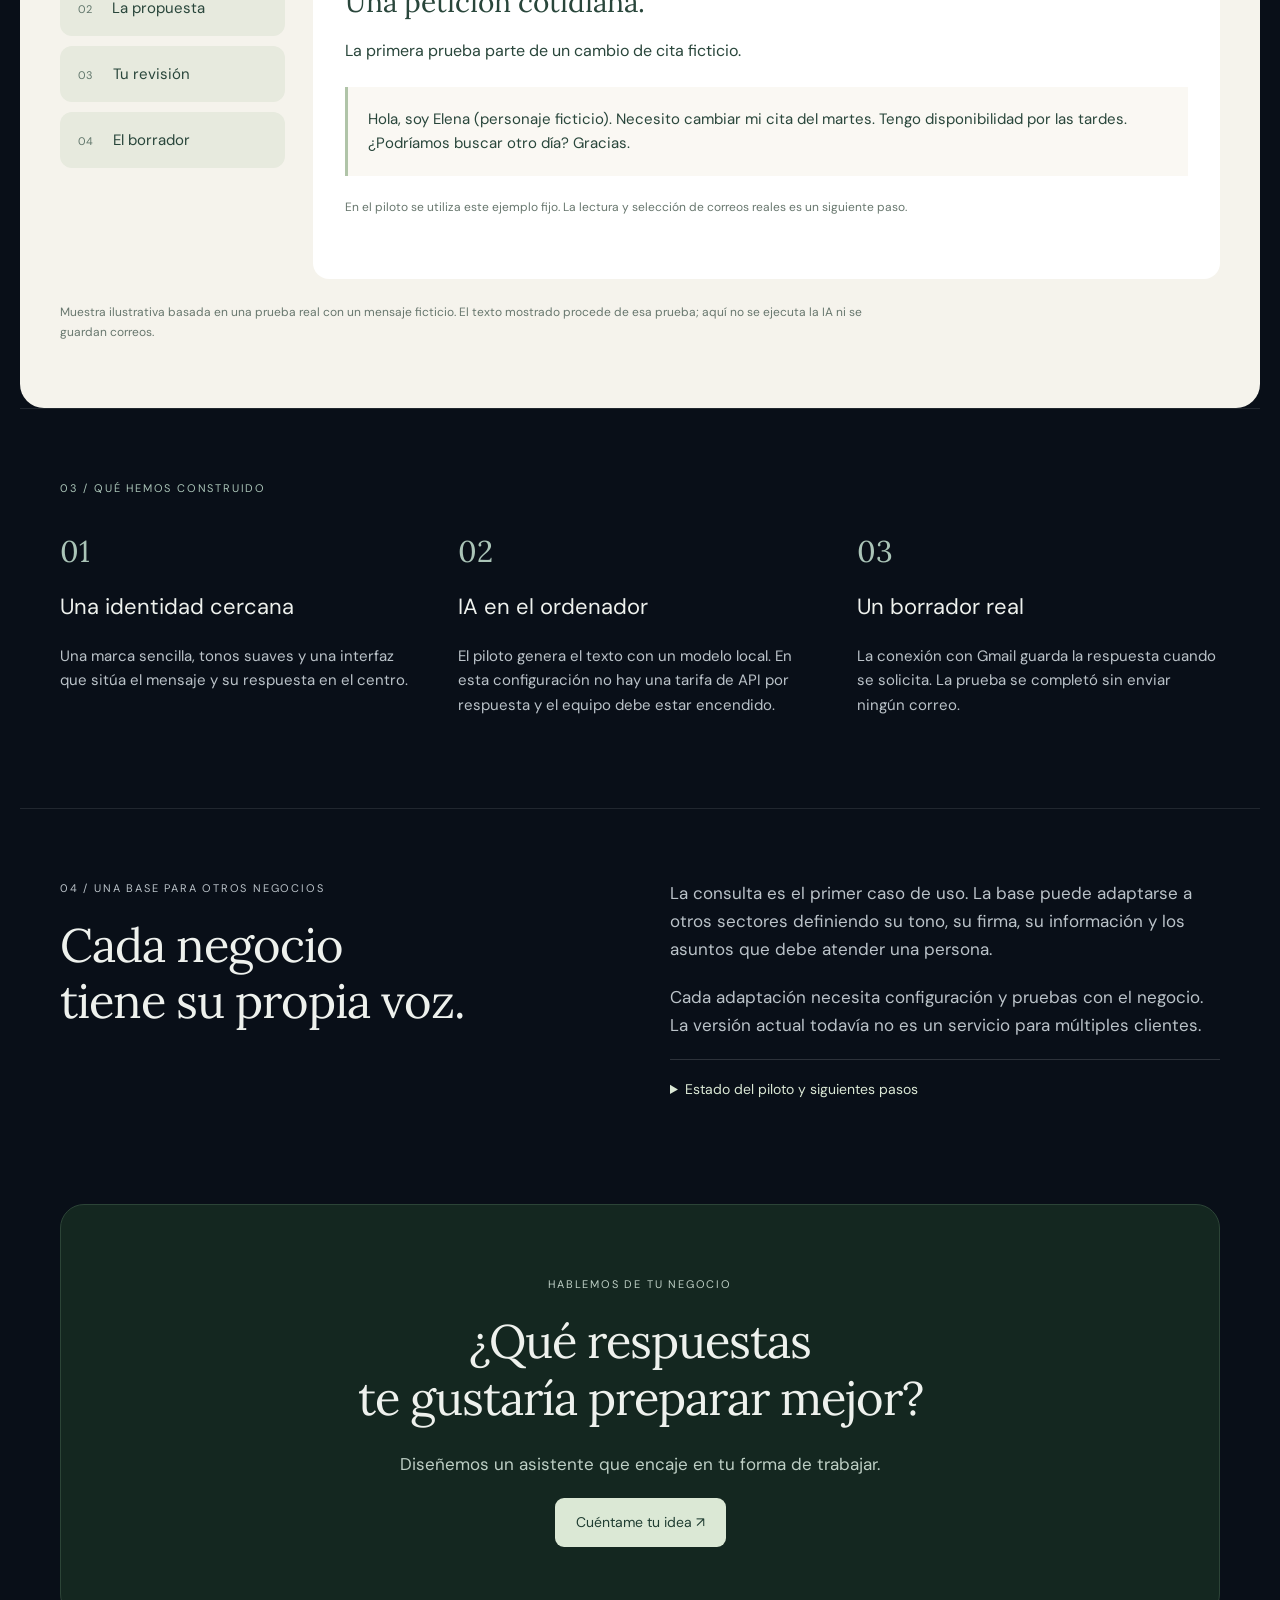
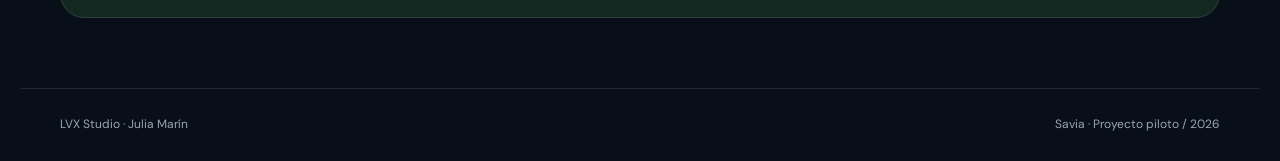
<file: proyectos/savia/index.html>
<!doctype html><html lang="es"><head><meta charset="utf-8"><meta name="viewport" content="width=device-width,initial-scale=1"><title>Savia · IA con tu voz | LVX Studio</title><meta name="description" content="Savia, un proyecto piloto de LVX Studio que prepara respuestas con IA local y las guarda como borradores en Gmail, con revisión humana."><link rel="canonical" href="https://www.lvx-studio.com/proyectos/savia"><meta property="og:title" content="Savia · Tu voz. Un poco más de tiempo."><meta property="og:description" content="Un asistente de LVX Studio que prepara borradores de correo con IA local y revisión humana."><meta property="og:url" content="https://www.lvx-studio.com/proyectos/savia"><meta property="og:type" content="website"><link rel="stylesheet" href="/proyectos/savia/portfolio.css"><link rel="icon" href="/proyectos/savia/assets/savia-logo.svg"></head><body><header><a class="lvx" href="https://www.lvx-studio.com/">LVX <span>STUDIO</span></a><a href="https://www.lvx-studio.com/#proyectos">← Todos los proyectos</a></header><main><section class="hero"><div><p class="eyebrow">PRODUCTO DIGITAL / PILOTO FUNCIONAL</p><div class="brand"><img src="/proyectos/savia/assets/savia-logo.svg" width="60" height="60" alt=""><span>savia</span></div><h1>Tu voz.<br>Un poco más<br>de tiempo.</h1><p class="intro">Un asistente que prepara respuestas a correos para que puedas revisarlas con calma y darles tu último toque.</p><a class="button light" href="#recorrido">Descubre cómo funciona ↘</a><div class="tags"><span>Diseño de producto</span><span>IA local</span><span>Gmail</span></div></div><div class="preview"><div class="preview-top"><span>✦ Savia · por LVX</span><span class="pill">Primera prueba completada</span></div><p class="label">MENSAJE FICTICIO · CAMBIO DE CITA</p><h2>«¿Podríamos buscar otro día?»</h2><p>Elena necesita cambiar su cita. Savia prepara una respuesta para que la profesional la revise.</p><div class="reply"><p class="label">FRAGMENTO DE LA RESPUESTA GENERADA</p><p>«¿Podría indicarme algunas tardes que le resulten convenientes para que podamos revisar la disponibilidad?»</p></div><div class="confirmed"><span>✓</span><div><strong>Guardado como borrador en Gmail</strong><small>Comprobado el 24 de septiembre de 2026.<br>Sin destinatario y sin enviar.</small></div></div></div></section><section class="context"><p class="eyebrow">01 / EL PUNTO DE PARTIDA</p><div class="split"><h2>Cuidar también<br>el tiempo de quien cuida.</h2><div><p>Savia nace de una necesidad concreta: ayudar a una profesional de la psicología a preparar respuestas a consultas administrativas, empezando por los cambios de cita.</p><p>El diseño busca cercanía y sencillez. La profesional conserva la revisión del mensaje y la decisión de enviarlo.</p></div></div></section><section id="recorrido" class="walk"><div class="section-heading"><div><p class="eyebrow">02 / DE MENSAJE A BORRADOR</p><h2>Cuatro pasos.<br>La última palabra es tuya.</h2></div><p>Explora una representación del recorrido que probamos. Esta muestra de portfolio no conecta con ninguna cuenta.</p></div><div class="demo"><div class="steps" role="group" aria-label="Etapas de la muestra"><button data-step="0" aria-pressed="true"><span>01</span> El mensaje</button><button data-step="1" aria-pressed="false"><span>02</span> La propuesta</button><button data-step="2" aria-pressed="false"><span>03</span> Tu revisión</button><button data-step="3" aria-pressed="false"><span>04</span> El borrador</button></div><article id="stage" aria-live="polite"><p class="label" id="stage-label"></p><h3 id="stage-title"></h3><p id="stage-copy"></p><blockquote id="stage-example"></blockquote><p class="note" id="stage-note"></p></article></div><p class="caption">Muestra ilustrativa basada en una prueba real con un mensaje ficticio. El texto mostrado procede de esa prueba; aquí no se ejecuta la IA ni se guardan correos.</p></section><section class="scope"><p class="eyebrow">03 / QUÉ HEMOS CONSTRUIDO</p><div class="cards"><article><span class="number">01</span><h3>Una identidad cercana</h3><p>Una marca sencilla, tonos suaves y una interfaz que sitúa el mensaje y su respuesta en el centro.</p></article><article><span class="number">02</span><h3>IA en el ordenador</h3><p>El piloto genera el texto con un modelo local. En esta configuración no hay una tarifa de API por respuesta y el equipo debe estar encendido.</p></article><article><span class="number">03</span><h3>Un borrador real</h3><p>La conexión con Gmail guarda la respuesta cuando se solicita. La prueba se completó sin enviar ningún correo.</p></article></div></section><section class="future"><div><p class="eyebrow">04 / UNA BASE PARA OTROS NEGOCIOS</p><h2>Cada negocio<br>tiene su propia voz.</h2></div><div><p>La consulta es el primer caso de uso. La base puede adaptarse a otros sectores definiendo su tono, su firma, su información y los asuntos que debe atender una persona.</p><p>Cada adaptación necesita configuración y pruebas con el negocio. La versión actual todavía no es un servicio para múltiples clientes.</p><details><summary>Estado del piloto y siguientes pasos</summary><p>Ya probado: ejemplo fijo, generación con IA local, edición y creación de un borrador en Gmail.</p><p>Pendiente: selección de correos reales, preferencias desde la interfaz, conexiones persistentes y preparación para instalarlo en el equipo de cada profesional.</p><p>La IA puede cometer errores. Los borradores requieren revisión; el piloto no conoce una agenda ni debe confirmar horarios por su cuenta.</p></details></div></section><section class="cta"><p class="eyebrow">HABLEMOS DE TU NEGOCIO</p><h2>¿Qué respuestas<br>te gustaría preparar mejor?</h2><p>Diseñemos un asistente que encaje en tu forma de trabajar.</p><a class="button light" href="mailto:hola@lvx-studio.com?subject=Me%20interesa%20un%20asistente%20como%20Savia">Cuéntame tu idea ↗</a></section></main><footer><span>LVX Studio · Julia Marín</span><span>Savia · Proyecto piloto / 2026</span></footer><script src="/proyectos/savia/portfolio.js"></script></body></html>
</file>
<file: styles.css>
:root{--bg:#070b14;--surface:#101826;--text:#f5f7fa;--muted:#aab4c0;--mint:#18c7c0;--line:#263342}*{box-sizing:border-box}html{scroll-behavior:smooth;scroll-padding-top:110px}body{margin:0;background:var(--bg);color:var(--text);font:16px/1.65 -apple-system,BlinkMacSystemFont,"Segoe UI",sans-serif}a{color:inherit;text-decoration:none}button{font:inherit}a:focus-visible,summary:focus-visible{outline:2px solid var(--mint);outline-offset:6px}.wrap{width:min(1160px,calc(100% - 48px));margin:auto}header{position:sticky;top:0;z-index:5;background:#070b14f2;border-bottom:1px solid var(--line);backdrop-filter:blur(16px)}.navrow{display:flex;align-items:center;justify-content:space-between;gap:24px;height:94px}.brand-link{position:relative;display:block;width:150px;height:68px;flex-shrink:0;overflow:hidden;mix-blend-mode:screen}.logo{position:absolute;width:188px;height:188px;max-width:none;left:50%;top:50%;transform:translate(-50%,-50%);object-fit:contain}nav{display:flex;gap:26px;font-size:14px;color:var(--muted)}nav a:hover{color:var(--mint)}.contact-nav{border:1px solid #34524f;padding:9px 18px;border-radius:6px}.hero{padding:100px 0 84px;background:radial-gradient(ellipse at 90% 30%,#12353880,transparent 48%)}.hero-grid{display:grid;grid-template-columns:1.4fr 1fr;gap:65px;align-items:center}.eyebrow{font-size:11px;letter-spacing:2.4px;text-transform:uppercase;color:var(--mint);font-weight:650;margin:0 0 24px}h1{font-size:clamp(44px,5.5vw,76px);line-height:1.06;letter-spacing:-3px;margin:0 0 28px;font-weight:650}h1 span{color:var(--mint)}.intro{font-size:18px;max-width:540px;color:var(--muted)}.actions{display:flex;flex-wrap:wrap;gap:13px;margin-top:30px}.button{display:inline-flex;align-items:center;justify-content:center;gap:20px;padding:13px 21px;border:1px solid var(--line);border-radius:6px;font-size:14px;font-weight:600;background:transparent}.button.primary{background:var(--mint);color:var(--bg);border-color:var(--mint)}.button:hover{filter:brightness(1.12);border-color:var(--mint)}.hero-aside{border-top:1px solid var(--line)}.index-link{display:flex;justify-content:space-between;gap:16px;padding:25px 0;border-bottom:1px solid var(--line)}.index-link small{display:block;color:var(--muted);font-size:12px;margin-top:4px}.index-link strong{font-size:21px;font-weight:500}.index-link .num{color:var(--mint);font-size:12px;padding-top:5px}.skills{display:flex;flex-wrap:wrap;gap:28px;color:var(--muted);font-size:12px;margin-top:65px;letter-spacing:1px}.section{padding:86px 0;border-top:1px solid var(--line)}.section-head{display:flex;justify-content:space-between;align-items:end;gap:30px;margin-bottom:35px}.section-head p{color:var(--muted);max-width:390px;margin:0}h2{font-size:clamp(30px,4vw,46px);line-height:1.16;letter-spacing:-1.5px;margin:0}h3{font-size:23px;line-height:1.25;margin:0 0 15px}.section .eyebrow{margin-bottom:15px}.feature{display:grid;grid-template-columns:.9fr 1.25fr;border:1px solid var(--line);border-radius:14px;overflow:hidden;background:var(--surface)}.feature-copy{padding:40px}.feature-copy h3{font-size:41px;letter-spacing:2px;margin-top:25px}.feature-copy p{color:var(--muted)}.badge{display:inline-block;color:#a8e8de;background:#1c3936;border:1px solid #335b53;border-radius:30px;font-size:11px;letter-spacing:.4px;padding:5px 10px}.tags{display:flex;flex-wrap:wrap;gap:8px;margin-top:25px}.tags span{font-size:11px;color:var(--muted);border:1px solid var(--line);padding:5px 9px;border-radius:4px}.product-visual{padding:35px 25px;background:linear-gradient(135deg,#173344,#0b1725);display:flex;align-items:center;flex-direction:column;justify-content:center}.mini-app{display:grid;grid-template-columns:100px 1fr;width:100%;border:1px solid #344255;border-radius:9px;overflow:hidden;box-shadow:0 25px 60px #0006;background:#f4f5f7;color:#111827;min-height:300px}.mini-sidebar{background:#1e293b;color:#94a3b8;padding:17px 10px;font-size:9px}.mini-brand{display:flex;align-items:center;gap:6px;color:#f1f5f9;margin-bottom:25px}.mini-brand-icon{width:23px;height:23px;flex-shrink:0;border-radius:6px;background:#3b82f6;color:#fff;display:flex;align-items:center;justify-content:center;font-size:11px;font-weight:700;letter-spacing:-.5px}.mini-brand-name{font-size:8px;font-weight:700;letter-spacing:-.2px;line-height:1}.mini-brand-subtitle{font-size:5px;letter-spacing:.5px;margin-top:3px;color:#94a3b8;text-transform:uppercase;line-height:1.2}.meridian-brand{display:flex;align-items:center;gap:10px;margin:25px 0}.meridian-brand-icon{width:32px;height:32px;flex-shrink:0;background:#3b82f6;border-radius:6px;display:flex;align-items:center;justify-content:center;font-size:14px;font-weight:700;color:#fff;letter-spacing:-.5px}.feature-copy .meridian-brand h3{color:#f1f5f9;font-size:15px;font-weight:700;letter-spacing:-.3px;line-height:1;margin:0}.meridian-brand-subtitle{color:#94a3b8;font-size:10px;letter-spacing:.5px;margin-top:3px;text-transform:uppercase;line-height:1.65}.mini-sidebar span{display:block;padding:7px 5px}.mini-sidebar .selected{background:#3b82f626;color:#d9e6ff;border-radius:4px}.mini-main{padding:20px 15px}.mini-top{font-size:10px;color:#6b7280;margin-bottom:20px}.mini-main h4{font-size:18px;margin:0 0 5px;letter-spacing:-.5px}.mini-main p{font-size:9px;color:#6b7280;margin:0 0 15px}.mini-cards{display:flex;gap:7px}.mini-cards div{flex:1;background:#fff;border:1px solid #e2e5ea;padding:9px;border-radius:5px;font-size:8px;color:#6b7280}.mini-cards strong{display:block;font-size:12px;color:#1e40af;margin-top:4px}.mini-panel{background:#fff;border:1px solid #e2e5ea;border-radius:6px;padding:13px;margin-top:12px;font-size:10px}.mini-panel .bar{height:7px;background:#e0e7ff;border-radius:4px;margin-top:13px}.bar i{display:block;background:#3b82f6;height:100%;border-radius:4px}.caption{font-size:10px;color:#9eb3c8;margin:14px 0 0;text-align:center}.details{margin-top:20px;color:var(--muted);font-size:14px}.details summary{cursor:pointer;color:var(--text);padding:10px 0}.details ul{padding-left:20px}.services{display:grid;grid-template-columns:repeat(3,1fr);gap:25px}.service{border-top:1px solid #42645f;padding:26px 0}.service .n{color:var(--mint);font-size:12px;display:block;margin-bottom:25px}.service h3{font-size:20px}.service p{color:var(--muted);font-size:14px}.books{background:linear-gradient(150deg,#101a25,#070b14)}.book-grid{display:grid;grid-template-columns:1.45fr 1fr;gap:26px}.book-card{border:1px solid var(--line);border-radius:12px;padding:32px;display:grid;grid-template-columns:140px 1fr;gap:30px;align-items:start;background:#0c1420}.book-card.next{display:block;background:transparent}.book-cover{aspect-ratio:2/3;background:#123637;border:1px solid #458881;border-left:8px solid #0c2627;box-shadow:9px 12px 25px #0005;padding:16px 10px;display:flex;flex-direction:column;justify-content:space-between;color:#bcfff0}.book-cover strong{font-size:24px;line-height:1.05;letter-spacing:-1px}.book-cover small{font-size:8px;letter-spacing:1px}.book-cover-original{position:relative;width:100%;aspect-ratio:790/1140;overflow:hidden;border-radius:2px;box-shadow:8px 14px 30px #0005;background:#faf9f7}.book-cover-original img{position:absolute;max-width:none;width:119.6203%;height:auto;left:-11.3924%;top:-35.9649%}.cover-note{font-size:10px;color:var(--muted);text-align:center;margin-top:13px}.book-copy h3{font-size:26px}.book-copy p,.next p{font-size:14px;color:var(--muted)}.next h3{font-size:31px;margin-top:26px}.next .next-number{font-size:60px;line-height:1;color:#254345;margin:30px 0}.about-grid{display:grid;grid-template-columns:1fr 1.2fr;gap:70px}.about-grid p{margin:0 0 18px;color:var(--muted)}.contact{text-align:center;background:radial-gradient(ellipse at bottom,#11383a,transparent 70%)}.contact h2{max-width:650px;margin:auto}.contact p{color:var(--muted)}.contact .actions{justify-content:center}footer{padding:28px 0;border-top:1px solid var(--line);color:var(--muted);font-size:12px}footer .wrap{display:flex;justify-content:space-between;gap:20px}
@media(max-width:850px){.navrow{height:auto;padding:12px 0;flex-wrap:wrap;gap:8px}.brand-link{width:125px;height:56px}.logo{width:156px;height:156px}.contact-nav{display:none}nav{gap:18px;font-size:12px;flex-wrap:wrap}.hero-grid,.feature,.about-grid{grid-template-columns:1fr;gap:35px}.hero{padding:60px 0}.hero-aside{display:none}.section{padding:60px 0}.section-head{display:block}.section-head p{margin-top:20px}.book-grid{grid-template-columns:1fr}.services{gap:18px}.product-visual{padding:30px}.skills{margin-top:40px}.about-grid{gap:25px}}@media(max-width:520px){.wrap{width:calc(100% - 32px)}.navrow{justify-content:center}nav{justify-content:center;width:100%;padding-bottom:8px;gap:17px}h1{letter-spacing:-2px}.services{grid-template-columns:1fr;gap:10px}.service .n{margin-bottom:14px}.feature-copy{padding:25px}.feature-copy h3{font-size:33px}.product-visual{padding:18px 12px}.mini-app{grid-template-columns:78px 1fr}.mini-sidebar{padding:14px 5px}.mini-main{padding:18px 10px}.mini-cards div{padding:7px 4px}.book-card{grid-template-columns:100px 1fr;padding:22px;gap:18px}.book-cover strong{font-size:19px}.book-copy h3{font-size:22px}.book-copy .details{grid-column:1/-1}.skills{gap:15px}footer .wrap{flex-direction:column;gap:5px}}@media(prefers-reduced-motion:reduce){html{scroll-behavior:auto}}
/* LVX: original gold, turquoise and light effects, with the new content structure. */
:root{--gold:#d8c08b;--gold-soft:#e6d3a6;--line:#29313b}
body{background:#070b14}
header{background:linear-gradient(100deg,#080d16f5,#101723f5);border-bottom-color:#d8c08b35;box-shadow:0 12px 45px #0003}
.navrow{height:104px}
.brand-link{width:176px;height:77px}
.logo{width:216px;height:216px}
.contact-nav{color:var(--gold-soft);border-color:#d8c08b65;background:#d8c08b0b}
nav a:hover{color:var(--gold-soft)}
.hero{position:relative;overflow:hidden;padding:85px 0 45px;background:radial-gradient(ellipse at 86% 40%,#18c7c01e,transparent 45%),radial-gradient(ellipse at 8% 100%,#d8c08b13,transparent 42%),linear-gradient(135deg,#070b14,#0e1725)}
.hero::before{content:"";position:absolute;inset:0;pointer-events:none;background-image:radial-gradient(circle,#d8c08b80 1px,transparent 1.8px),radial-gradient(circle,#18c7c06b 1px,transparent 2px);background-size:139px 157px,193px 113px;background-position:15px 45px,70px 20px;opacity:.3;mask-image:linear-gradient(90deg,transparent 15%,black 70%)}
.hero .wrap{position:relative}
.hero-grid{grid-template-columns:1.05fr 1fr;gap:35px}
.eyebrow{color:var(--gold-soft);letter-spacing:2.7px}
h1{font-size:clamp(44px,5.3vw,72px);line-height:1.09;letter-spacing:-2.6px}
h1 span{background:linear-gradient(110deg,#52e4dc,#18c7c0 40%,#2b86ff);background-clip:text;-webkit-background-clip:text;color:transparent;text-shadow:0 0 45px #18c7c01a}
.intro{max-width:510px;font-size:17px;line-height:1.85}
.button{border-radius:9px;transition:transform .2s,box-shadow .2s;border-color:#d8c08b50;color:var(--gold-soft)}
.button.primary{color:#0c1118;background:linear-gradient(115deg,#e6d3a6,#c4ad7c);border-color:#e6d3a6;box-shadow:0 8px 26px #d8c08b1c}
.button:hover{transform:translateY(-3px);box-shadow:0 12px 25px #18c7c01c}
.hero-stage{position:relative;min-height:440px;display:flex;align-items:center;justify-content:center}
.orbit{position:absolute;width:360px;height:360px;border:1px solid #d8c08b35;border-radius:50%;transform:rotate(-20deg) scaleY(.8);box-shadow:0 0 70px #18c7c00a,inset 0 0 70px #18c7c007}
.orbit::before{content:"";position:absolute;inset:30px -35px;border:1px solid #18c7c033;border-radius:50%;transform:rotate(60deg)}
.orbit::after{content:"";position:absolute;inset:65px -55px;border:1px solid #18c7c01f;border-radius:50%;transform:rotate(-40deg)}
.stage-logo{position:relative;width:360px;height:154px;overflow:hidden;mix-blend-mode:screen;filter:drop-shadow(0 0 24px #18c7c024)}
.stage-logo img{position:absolute;width:460px;height:460px;max-width:none;top:50%;left:50%;transform:translate(-50%,-50%)}
.stage-label{position:absolute;bottom:95px;text-align:center;font-size:9px;letter-spacing:4px;color:var(--gold-soft)}
.floating-link{position:absolute;background:linear-gradient(130deg,#142130f5,#0a111af5);border:1px solid #d8c08b50;border-radius:12px;padding:16px 20px;box-shadow:0 18px 35px #0005;backdrop-filter:blur(10px);animation:lvx-float 7s ease-in-out infinite}
.floating-link strong{font-size:15px;display:block;font-weight:600;letter-spacing:.5px}
.floating-link small{font-size:10px;color:var(--muted);display:block;margin-top:4px}
.floating-link .spark{color:var(--gold-soft);font-size:11px;margin-bottom:7px;display:block;letter-spacing:1px}
.float-meridian{top:12px;right:4px;transform:rotate(4deg)}
.float-books{bottom:8px;left:0;animation-delay:-3s}
.float-code{bottom:35px;right:4px;color:var(--mint);font-family:monospace;font-size:13px;animation-delay:-5s;border-color:#18c7c040}
.skills{margin-top:45px;padding-top:30px;border-top:1px solid #d8c08b24;gap:12px;justify-content:space-between}
.skills span{color:var(--gold-soft);border:1px solid #d8c08b3c;background:#d8c08b0a;border-radius:30px;padding:7px 14px;font-size:10px;letter-spacing:1px}
.section{border-top-color:#d8c08b1c;padding:92px 0}
h2{background:linear-gradient(110deg,#f5f7fa 8%,#e6d3a6 70%,#d8c08b);color:transparent;background-clip:text;-webkit-background-clip:text;font-weight:650}
.feature{position:relative;border-color:#d8c08b65;background:linear-gradient(140deg,#142031,#0c131f);box-shadow:0 22px 65px #0004,0 0 55px #d8c08b07;border-radius:20px;grid-template-columns:.9fr 1.25fr}
.feature-copy{padding:44px 38px}
.badge{background:#d8c08b0d;border-color:#d8c08b4d;color:var(--gold-soft)}
.feature-copy .meridian-brand{margin:30px 0}
.meridian-brand{transform:scale(1.2);transform-origin:left center}
.product-visual{background:radial-gradient(ellipse at 70% 20%,#18c7c02e,transparent 65%),linear-gradient(145deg,#122a36,#0c1420);padding:44px 30px;perspective:1100px;overflow:hidden}
.mini-app{transform:rotateY(-7deg) rotateX(3deg);box-shadow:15px 25px 45px #0006;border:1px solid #738382;min-height:340px}
.mini-main{padding-top:25px}
.mini-panel{margin-top:17px;padding:16px 13px}
.caption{margin-top:25px;color:#adc2c8}
.details summary{color:var(--gold-soft)}
.services{gap:22px}
.service{position:relative;padding:30px 27px;border:1px solid #d8c08b35;border-top:2px solid #d8c08ba0;background:linear-gradient(155deg,#182331,#0c1420);border-radius:16px;box-shadow:0 15px 35px #0003;transition:transform .25s,border-color .25s}
.service:hover{transform:translateY(-6px);border-color:#18c7c08c}
.service-icon{display:flex;align-items:center;justify-content:center;width:54px;height:54px;border-radius:14px;background:#18c7c00c;border:1px solid #18c7c045;color:var(--mint);font-size:26px;margin-bottom:25px;font-family:monospace;box-shadow:inset 0 0 18px #18c7c008}
.service .n{color:var(--gold-soft);font-size:10px;letter-spacing:1.5px;margin-bottom:15px}
.books{position:relative;background:radial-gradient(ellipse at 10% 70%,#d8c08b13,transparent 45%),radial-gradient(ellipse at 92% 10%,#18c7c00d,transparent 40%),#080d16}
.book-grid{grid-template-columns:1.7fr 1fr;gap:30px;align-items:stretch}
.book-card{grid-template-columns:190px 1fr;gap:35px;padding:40px 30px;border:0;border-radius:0;background:transparent;align-items:center}
.book-cover-original{transform:rotate(-5deg);box-shadow:9px 15px 0 #132c2c,16px 22px 40px #0008;transition:transform .3s;overflow:hidden}
.book-cover-original:hover{transform:rotate(-1deg) translateY(-5px)}
.book-copy h3{font-size:31px;letter-spacing:-.8px;color:var(--gold-soft)}
.book-card.next{position:relative;border-left:1px solid #d8c08b40;padding:40px 30px;display:flex;flex-direction:column;justify-content:center;background:linear-gradient(90deg,#d8c08b05,transparent)}
.next .next-number{font-size:88px;color:transparent;-webkit-text-stroke:1px #d8c08b70;letter-spacing:-7px;margin:25px 0 5px}
.next h3{color:var(--gold-soft);font-size:30px}
.next .badge{align-self:flex-start}
.about-grid{align-items:center;gap:70px}
.about-grid>div:first-child{position:relative;padding:40px 0 40px 32px;border-left:2px solid var(--gold);background:linear-gradient(90deg,#d8c08b09,transparent)}
.about-grid>div:first-child::after{content:"LVX";font-size:112px;letter-spacing:8px;color:#d8c08b06;position:absolute;bottom:-30px;left:15px;pointer-events:none;font-weight:800}
.contact{background:radial-gradient(ellipse at 50% 120%,#1b544f80,transparent 65%),radial-gradient(ellipse at 10% 0%,#d8c08b0b,transparent 50%),#0b121d}
footer{border-top-color:#d8c08b35}footer .wrap>span:first-child{color:var(--gold-soft)}
@keyframes lvx-float{0%,100%{translate:0 0}50%{translate:0 -8px}}
@media(max-width:1000px){.hero-stage{min-height:400px}.stage-logo{width:280px;height:130px}.stage-logo img{width:360px;height:360px}.orbit{width:290px;height:290px}.floating-link{padding:13px 16px}.float-code{display:none}.book-card{grid-template-columns:145px 1fr;gap:26px;padding-left:10px;padding-right:10px}.book-copy h3{font-size:26px}}
@media(max-width:850px){.navrow{height:auto}.brand-link{width:145px;height:64px}.logo{width:180px;height:180px}.hero{padding-top:55px}.hero-grid{grid-template-columns:1fr 1fr;gap:18px}.hero-stage{min-height:340px}.orbit{width:240px;height:240px}.stage-logo{width:240px;height:105px}.stage-logo img{width:305px;height:305px}.stage-label{bottom:90px;font-size:7px;letter-spacing:2px}.floating-link{padding:10px 13px}.floating-link strong{font-size:12px}.floating-link small{font-size:8px}.float-meridian{right:0;top:0}.skills{justify-content:flex-start;gap:9px}.section{padding:65px 0}.feature{grid-template-columns:1fr}.feature-copy{padding:32px}.product-visual{padding:30px 35px}.mini-app{transform:none}.services{gap:14px}.service{padding:25px 18px}.book-grid{grid-template-columns:1fr}.book-card{grid-template-columns:180px 1fr;gap:40px;padding:25px 15px}.book-card.next{border-left:0;border-top:1px solid #d8c08b40;padding:30px 15px}.about-grid{gap:35px}.book-copy h3{font-size:30px}}
@media(max-width:620px){.hero-grid{grid-template-columns:1fr}.hero-stage{min-height:340px;max-width:390px;width:100%;margin:25px auto 0}.orbit{width:290px;height:290px}.stage-logo{width:290px;height:126px}.stage-logo img{width:370px;height:370px}.floating-link{padding:13px 18px}.floating-link strong{font-size:14px}.floating-link small{font-size:10px}.stage-label{bottom:72px}.float-books{bottom:0}.float-meridian{top:0}.skills{margin-top:35px}.services{grid-template-columns:1fr}.service{padding:27px}.service-icon{float:right;margin:0 0 15px 15px}.book-card{grid-template-columns:135px 1fr;gap:24px;padding:25px 5px}.book-copy h3{font-size:24px}.book-copy p{font-size:13px}.product-visual{padding:25px 14px}.mini-app{min-height:300px}.feature-copy{padding:28px}.about-grid>div:first-child{padding:25px}.book-card.next{padding:30px 5px}.section-head p{font-size:15px}}
@media(max-width:370px){.book-card{grid-template-columns:1fr}.book-cover-original{max-width:190px;margin:0 auto 25px}.hero-stage{min-height:330px}.floating-link{padding:10px 12px}.skills span{font-size:9px}}
@media(prefers-reduced-motion:reduce){.floating-link{animation:none}.button,.book-cover-original,.service{transition:none}.mini-app{transform:none}}

/* Reserve separate rows so floating cards never cover the LVX mark. */
.hero-stage{display:grid;grid-template-columns:minmax(0,1fr) minmax(0,1fr);grid-template-rows:auto auto auto auto;gap:20px 12px;align-content:center;justify-items:center;min-height:440px}
.hero-stage .orbit{top:46%;left:50%;transform:translate(-50%,-50%) rotate(-20deg) scaleY(.8);pointer-events:none}
.hero-stage .stage-logo{grid-column:1/-1;grid-row:2;max-width:100%;margin-top:12px}
.hero-stage .stage-label{position:static;grid-column:1/-1;grid-row:3;margin-bottom:8px}
.hero-stage .float-meridian{position:relative;inset:auto;grid-column:1/-1;grid-row:1;justify-self:end}
.hero-stage .float-books{position:relative;inset:auto;grid-column:1/-1;grid-row:4;justify-self:start;animation:none;translate:none;transform:none;margin-top:8px}
.hero-stage .float-code{position:relative;inset:auto;grid-column:2;grid-row:4;justify-self:end;align-self:end;margin-bottom:4px;font-size:11px;padding:10px}
@media(max-width:1000px){.hero-stage{min-height:400px}}
@media(max-width:850px){.hero-stage{min-height:380px;gap:18px 8px}}

.header-brand{display:flex;flex-direction:column;align-items:center;flex-shrink:0;text-decoration:none;padding:5px 0 9px}
.header-tagline{display:block;color:var(--gold-soft);font-size:8px;font-weight:600;letter-spacing:1.7px;line-height:1.4;white-space:nowrap;margin-top:1px;text-shadow:0 0 14px #d8c08b25}
@media(max-width:850px){.header-tagline{font-size:7px;letter-spacing:1.2px}.header-brand{padding:0 0 5px}}

/* Bring the hero's illuminated brand treatment into the header. */
.header-brand{position:relative;isolation:isolate;min-width:218px;padding:5px 12px 9px}
.header-brand::before{content:"";position:absolute;z-index:-1;inset:0 0 12px;background:radial-gradient(ellipse at center,#18c7c025 0%,#18c7c008 45%,transparent 72%);pointer-events:none}
.header-brand::after{content:"";position:absolute;z-index:-1;width:202px;height:63px;top:13px;left:50%;transform:translateX(-50%) rotate(-9deg);border:1px solid #d8c08b38;border-radius:50%;box-shadow:0 0 22px #18c7c00b;pointer-events:none}
.header-brand .brand-link{width:194px;height:78px;filter:drop-shadow(0 0 9px #18c7c024)}
.header-brand .logo{width:244px;height:244px}
.header-tagline{font-size:8px;letter-spacing:1.6px;margin-top:2px}
.navrow{height:114px}
@media(max-width:850px){.navrow{height:auto}.header-brand{min-width:182px;padding:2px 10px 7px}.header-brand .brand-link{width:164px;height:68px}.header-brand .logo{width:206px;height:206px}.header-brand::after{width:175px;height:55px;top:11px}.header-tagline{font-size:7px;letter-spacing:1.35px}}

/* Visible light waves behind the header logo. */
.header-brand::before{inset:-4px -12px 5px;background:radial-gradient(ellipse at 45% 48%,#18c7c047 0%,#187e8526 35%,#d8c08b0b 58%,transparent 78%)}
.header-brand::after{display:none}
.header-waves{position:absolute;inset:0;z-index:-1;pointer-events:none;overflow:visible}
.header-waves i{position:absolute;left:50%;top:43%;width:210px;height:67px;border:1px solid #18c7c08f;border-radius:50%;transform:translate(-50%,-50%) rotate(-13deg);box-shadow:0 0 9px #18c7c024,inset 0 0 10px #18c7c00e}
.header-waves i:nth-child(2){width:200px;height:76px;transform:translate(-50%,-50%) rotate(14deg);border-color:#d8c08b8a;box-shadow:0 0 10px #d8c08b15}
.header-waves i:nth-child(3){width:188px;height:59px;transform:translate(-50%,-50%) rotate(-29deg);border-color:#2b86ff77}
@media(max-width:850px){.header-waves i{width:178px;height:57px}.header-waves i:nth-child(2){width:171px;height:65px}.header-waves i:nth-child(3){width:162px;height:50px}}

/* Original service range and implementation packs, restored. */
.restored-intro{color:var(--muted);margin:20px 0 38px;max-width:700px}
.restored-services{grid-template-columns:repeat(4,minmax(0,1fr));gap:18px}
.restored-services .service{padding:28px 22px}
.service-list,.pack-list{list-style:none;padding:0;margin:18px 0 0;color:var(--muted);font-size:13px}
.service-list li,.pack-list li{position:relative;padding-left:16px;margin:12px 0;line-height:1.6}
.service-list li::before,.pack-list li::before{content:"·";position:absolute;left:0;color:var(--mint);font-weight:700}
.restored-packs{background:radial-gradient(ellipse at 50% 65%,#d8c08b0c,transparent 70%),#0a101a}
.packs-grid{display:grid;grid-template-columns:repeat(3,minmax(0,1fr));gap:24px;padding-top:18px;align-items:stretch}
.pack-card{position:relative;display:flex;flex-direction:column;padding:36px 27px;border:1px solid #d8c08b40;border-radius:18px;background:linear-gradient(145deg,#16212f,#0a121d);box-shadow:0 15px 40px #0003}
.pack-featured{border-color:#d8c08b9c;box-shadow:0 0 35px #d8c08b12,0 15px 40px #0004}
.pack-badge{position:absolute;top:-15px;left:24px;margin:0;padding:5px 13px;border:1px solid #e6d3a6;border-radius:20px;background:#d8c08b;color:#10151c;font-size:10px;font-weight:700;letter-spacing:.3px}
.pack-tier{color:var(--mint);text-transform:uppercase;letter-spacing:2px;font-size:11px;font-weight:600;margin:0 0 15px}
.pack-card h3{font-size:23px;min-height:58px;margin-bottom:20px;color:var(--gold-soft)}
.pack-price{padding:19px 0;border-top:1px solid #d8c08b24;border-bottom:1px solid #d8c08b24}
.pack-price-amount{font-size:24px;font-weight:600;line-height:1.3;margin:0;color:var(--text)}
.pack-price-amount span{display:block;color:var(--gold-soft);font-size:18px;font-weight:400}
.pack-price-setup{font-size:11px;color:var(--muted);margin:12px 0 0;min-height:36px}
.pack-text{font-size:14px;color:var(--muted);margin:22px 0 0}
.pack-list{margin:8px 0 28px}
.pack-card .button{margin-top:auto;text-align:center;font-size:13px;padding:12px 14px}
.packs-note{color:var(--muted);font-size:13px;text-align:center;margin:30px 0 0}
@media(max-width:1000px){.restored-services{grid-template-columns:repeat(2,minmax(0,1fr))}.packs-grid{gap:15px}.pack-card{padding:30px 20px}}
@media(max-width:700px){.packs-grid{grid-template-columns:1fr;gap:30px}.pack-card h3{min-height:0}.pack-price-setup{min-height:0}}
@media(max-width:520px){.restored-services{grid-template-columns:1fr}.restored-services .service{padding:27px}}

.contact-layout{display:grid;grid-template-columns:1.15fr 1fr;gap:65px;align-items:center;text-align:left}
.contact-layout h2{margin:0}.contact-layout>div>p:not(.eyebrow){max-width:490px}
.contact-panel{position:relative;padding:34px;border:1px solid #d8c08b65;border-radius:18px;background:linear-gradient(140deg,#162b32d9,#0b141f);box-shadow:0 20px 60px #0004}
.contact-panel h3{color:var(--gold-soft);font-size:26px}
.contact-symbol{position:absolute;right:30px;top:22px;color:var(--mint);font-size:35px}
.contact-email{display:block;color:var(--gold-soft);font-size:clamp(17px,2vw,23px);margin:24px 0;overflow-wrap:anywhere}
.contact-panel .button{display:flex;width:100%}.contact-panel .contact-note{font-size:11px;margin:12px 0 0;text-align:center}
@media(max-width:850px){.contact-layout{grid-template-columns:1fr;gap:30px}nav{gap:15px}}
@media(max-width:520px){.contact-panel{padding:27px}nav{gap:10px 17px;font-size:11px}}

/* Separate the header mark and its tagline into non-overlapping rows. */
.header-brand{display:flex;flex-direction:column;gap:12px;padding-top:8px;padding-bottom:12px}
.header-brand .brand-link{flex-shrink:0;height:90px}
.header-tagline{position:relative;z-index:1;margin:0;line-height:1.6}
.navrow{height:auto;min-height:142px;padding-top:2px;padding-bottom:2px}
.header-waves{inset:7px 0 auto;height:90px}
.header-waves i{top:50%}
.header-brand::before{inset:0 -12px 28px}
html{scroll-padding-top:158px}
@media(max-width:850px){.header-brand{gap:10px;padding:5px 10px 10px}.header-brand .brand-link{height:78px}.header-waves{top:5px;height:78px}.navrow{min-height:124px}html{scroll-padding-top:155px}}
@media(max-width:520px){html{scroll-padding-top:195px}}

/* Turquoise glass appears once the page scrolls beneath the sticky header. */
header{transition:background-color .3s ease,box-shadow .3s ease,border-color .3s ease;background:rgba(8,13,22,.94);-webkit-backdrop-filter:blur(12px);backdrop-filter:blur(12px)}
header.is-scrolled{background:linear-gradient(110deg,rgba(12,42,47,.68),rgba(8,19,30,.75) 52%,rgba(13,39,44,.62));-webkit-backdrop-filter:blur(24px) saturate(150%);backdrop-filter:blur(24px) saturate(150%);border-bottom-color:rgba(69,232,219,.5);box-shadow:0 1px 0 rgba(178,255,246,.15) inset,0 -1px 0 rgba(24,199,192,.2) inset,0 9px 32px rgba(24,199,192,.13),0 15px 40px rgba(0,0,0,.3)}
header.is-scrolled .contact-nav{background:rgba(24,199,192,.08);border-color:rgba(24,199,192,.4)}
@supports not ((backdrop-filter:blur(1px)) or (-webkit-backdrop-filter:blur(1px))){header.is-scrolled{background:#10232c}}
@media(prefers-reduced-motion:reduce){header{transition:none}}

.process-grid{list-style:none;display:grid;grid-template-columns:repeat(3,minmax(0,1fr));gap:34px;margin:38px 0 0;padding:0}
.process-grid li{border-top:1px solid #d8c08b55;padding:24px 0 0}.process-number{display:block;font-size:38px;line-height:1;color:var(--gold);margin-bottom:23px;font-weight:300}.process-grid h3{font-size:22px}.process-grid p{font-size:14px;color:var(--muted)}
.automation-section{background:radial-gradient(ellipse at 80% 30%,#18c7c00c,transparent 55%),#0b121c}
.automation-demo{border:1px solid #18c7c04d;border-radius:18px;background:linear-gradient(140deg,#11252d,#0b1320);padding:32px;box-shadow:0 0 50px #18c7c005}
.demo-controls{display:flex;align-items:center;justify-content:space-between;gap:20px;flex-wrap:wrap}.demo-controls .actions{margin:0}.demo-controls button{cursor:pointer}.demo-controls button:disabled{opacity:.48;cursor:default;transform:none;box-shadow:none}
.automation-steps{list-style:none;display:grid;grid-template-columns:repeat(4,minmax(0,1fr));gap:12px;padding:0;margin:30px 0}.automation-steps li{padding:18px;border:1px solid var(--line);border-radius:10px;background:#0b1420;transition:background .2s,border-color .2s}.automation-steps li span{display:block;color:var(--gold);font-size:11px;margin-bottom:10px}.automation-steps strong{display:block;font-size:15px}.automation-steps small{display:block;font-size:11px;color:var(--muted);margin-top:7px}.automation-steps .is-complete{border-color:#18c7c090;background:#153b3b}.automation-steps [aria-current]{box-shadow:0 0 20px #18c7c014}
.demo-output{min-height:135px;padding:24px;border-left:2px solid var(--gold);background:#070d16aa;border-radius:0 10px 10px 0}.demo-output strong{color:var(--gold-soft);font-size:18px}.demo-output p{font-size:14px;color:var(--muted);margin:12px 0 0}.demo-disclosure{font-size:11px;color:var(--muted);margin:20px 0 0;max-width:760px}
.service-guide{margin-top:30px;border:1px solid #d8c08b3b;border-radius:13px;background:#0d1722}.service-guide>summary{position:relative;padding:26px 60px 26px 27px;cursor:pointer;list-style:none}.service-guide>summary::-webkit-details-marker{display:none}.service-guide>summary span{display:block;color:var(--gold-soft);font-size:19px}.service-guide>summary small{color:var(--muted);font-size:12px;display:block;margin-top:6px}.service-guide>summary b{position:absolute;right:26px;top:28px;font-size:23px;color:var(--mint);font-weight:400}.service-guide[open]>summary b{transform:rotate(45deg)}.guide-body{padding:0 28px 30px;border-top:1px solid var(--line)}
.guide-heading{margin:35px 0 20px}.guide-heading h3{font-size:25px;color:var(--text)}.guide-heading p:not(.eyebrow){font-size:14px;color:var(--muted)}.sector-grid{display:grid;grid-template-columns:repeat(3,minmax(0,1fr));gap:18px}.sector-grid article{border-left:1px solid #18c7c05a;padding:5px 18px}.sector-grid h4{color:var(--gold-soft);margin:0 0 10px}.sector-grid p{font-size:13px;color:var(--muted);margin:0}
.comparison-scroll{overflow-x:auto}.service-comparison{width:100%;border-collapse:collapse;min-width:530px;text-align:left;font-size:13px}.service-comparison caption{text-align:left;color:var(--muted);font-size:12px;margin-bottom:12px}.service-comparison th,.service-comparison td{padding:17px 14px;border-bottom:1px solid var(--line);vertical-align:top}.service-comparison thead{background:#18c7c00a;color:var(--gold-soft)}.service-comparison td{color:var(--muted)}.service-comparison td:last-child{color:#a5e1d7}.service-comparison tbody th{font-weight:500}
.service-faq{margin-bottom:28px}.service-faq details{border-bottom:1px solid var(--line);padding:17px 0}.service-faq summary{color:var(--gold-soft);cursor:pointer;font-size:15px}.service-faq p{color:var(--muted);font-size:14px;max-width:820px}button:focus-visible{outline:2px solid var(--mint);outline-offset:5px}
@media(max-width:850px){.automation-steps{grid-template-columns:repeat(2,minmax(0,1fr))}.sector-grid{grid-template-columns:repeat(2,minmax(0,1fr))}.process-grid{gap:23px}}
@media(max-width:620px){.process-grid{grid-template-columns:1fr;gap:22px}.process-number{float:left;width:60px;margin:0 10px 12px 0}.process-grid h3{padding-top:6px}.process-grid p{clear:both}.automation-demo{padding:22px 18px}.demo-controls .actions{gap:9px}.demo-controls .button{font-size:12px;padding:10px 13px}.automation-steps li{padding:14px 10px}.demo-output{padding:19px;min-height:190px}.guide-body{padding:0 18px 25px}.sector-grid{grid-template-columns:1fr}.service-guide>summary{padding-left:20px}}
@media(prefers-reduced-motion:reduce){.automation-steps li{transition:none}}

.lvx-footer{padding:46px 0 0;background:linear-gradient(125deg,#101d28,#070b14);border-top:1px solid #d8c08b55}.lvx-footer .footer-grid{display:grid;grid-template-columns:1.7fr 1fr 1fr;gap:35px;align-items:start;padding-bottom:35px}.footer-name{font-size:26px;font-weight:650;color:var(--gold-soft)}.footer-tagline{font-size:12px;color:var(--muted);margin:12px 0 17px}.footer-email{color:var(--mint);font-size:14px}.footer-nav{display:flex;flex-direction:column;align-items:flex-start;gap:12px;font-size:13px}.footer-social{display:flex;flex-direction:column;gap:12px;font-size:13px}.footer-social-title{font-size:10px;letter-spacing:2px;text-transform:uppercase;color:var(--gold-soft)}.lvx-footer .footer-bottom{display:flex;justify-content:space-between;padding:20px 0;border-top:1px solid #d8c08b25;font-size:11px}
.sr-only{position:absolute;width:1px;height:1px;padding:0;margin:-1px;overflow:hidden;clip:rect(0,0,0,0);white-space:nowrap;border:0}
.robot-launcher{position:fixed;bottom:22px;right:24px;z-index:20;display:flex;align-items:center;gap:12px;border:1px solid #18c7c087;border-radius:40px;padding:13px 20px 13px 14px;background:linear-gradient(130deg,#163b40,#101a28);color:var(--gold-soft);box-shadow:0 0 24px #18c7c026,0 9px 30px #0007;cursor:pointer;font-size:12px;font-weight:600}.robot-icon{position:relative;width:32px;height:25px;border:1.5px solid #6ae5dd;border-radius:9px;display:flex;justify-content:center;align-items:center;gap:7px;box-shadow:inset 0 0 10px #18c7c01a}.robot-icon::before{content:"";position:absolute;width:2px;height:7px;top:-8px;background:var(--gold)}.robot-icon::after{content:"";position:absolute;width:5px;height:5px;top:-11px;border-radius:50%;background:var(--gold-soft);box-shadow:0 0 8px var(--gold)}.robot-icon i{width:4px;height:6px;border-radius:3px;background:#6af0e5;box-shadow:0 0 6px #18c7c0}
.robot-panel{position:fixed;right:24px;bottom:94px;width:min(380px,calc(100vw - 32px));max-height:min(590px,calc(100dvh - 120px));z-index:21;border:1px solid #18c7c065;border-radius:18px;background:#0e1b27f5;box-shadow:0 22px 65px #0009,0 0 35px #18c7c014;backdrop-filter:blur(22px);display:flex;flex-direction:column;overflow:hidden}.robot-panel[hidden]{display:none}.robot-top{display:flex;align-items:center;justify-content:space-between;padding:18px 20px;border-bottom:1px solid #d8c08b35;gap:10px}.robot-top strong{display:block;font-size:15px;color:var(--gold-soft)}.robot-top small{display:block;font-size:10px;color:var(--muted);margin-top:4px}.robot-top button{background:none;border:0;color:var(--text);font-size:27px;cursor:pointer;min-width:38px;min-height:38px}.robot-log{padding:16px;overflow-y:auto;min-height:100px;max-height:270px;overscroll-behavior:contain}.robot-bubble{background:#172f38;border:1px solid #18c7c01c;border-radius:11px 11px 11px 2px;padding:13px;margin:0 22px 13px 0;font-size:12px;line-height:1.65;color:#dbe8eb}.robot-user{margin-left:28px;margin-right:0;background:#333126;border-color:#d8c08b22;border-radius:11px 11px 2px 11px}.robot-shortcuts{display:flex;flex-wrap:wrap;gap:7px;padding:0 16px 14px}.robot-shortcuts button,.robot-destination{border:1px solid #d8c08b55;border-radius:20px;background:transparent;color:var(--gold-soft);font-size:11px;padding:7px 11px;cursor:pointer}.robot-destination{display:block;margin-top:10px;text-align:left}.robot-panel form{display:flex;gap:8px;margin:0 16px;border:1px solid #18c7c05e;border-radius:9px;padding:6px 8px;background:#070f19}.robot-panel input{width:100%;min-width:0;border:0;background:transparent;color:var(--text);font:inherit;font-size:12px;padding:6px;outline-offset:2px}.robot-panel form button{background:var(--mint);color:#08131a;border:0;border-radius:6px;min-width:34px;font-size:21px;cursor:pointer}.robot-note{font-size:9px;color:var(--muted);text-align:center;padding:0 15px;margin:10px 0 13px}.robot-shortcuts button:hover,.robot-destination:hover{background:#d8c08b15}
@media(max-width:620px){.lvx-footer .footer-grid{grid-template-columns:1fr 1fr;gap:27px}.footer-grid>div:first-child{grid-column:1/-1}.footer-nav{width:auto;justify-content:flex-start}.lvx-footer .footer-bottom{padding-bottom:95px}.robot-launcher{bottom:15px;right:16px;font-size:11px;padding:12px 16px}.robot-panel{right:16px;bottom:82px;max-height:calc(100dvh - 104px)}.robot-log{max-height:230px}}

/* Original LVX glass: translucent navy, blurred content and turquoise rim. */
header{background:rgba(7,11,20,.74);-webkit-backdrop-filter:blur(18px) saturate(145%);backdrop-filter:blur(18px) saturate(145%);border-bottom:1px solid rgba(24,199,192,.18);box-shadow:inset 0 1px 0 rgba(255,255,255,.045),0 6px 28px rgba(0,0,0,.18)}
header.is-scrolled{background:linear-gradient(115deg,rgba(24,199,192,.075),rgba(255,255,255,.025) 36%,rgba(43,134,255,.055)),rgba(7,11,20,.64);-webkit-backdrop-filter:blur(22px) saturate(155%);backdrop-filter:blur(22px) saturate(155%);border-bottom-color:rgba(24,199,192,.38);box-shadow:inset 0 1px 0 rgba(255,255,255,.08),inset 0 -1px 0 rgba(24,199,192,.12),0 4px 20px rgba(43,134,255,.15),0 10px 30px rgba(24,199,192,.055)}
.lvx-footer .footer-grid{grid-template-columns:1.7fr 1fr}
@supports not ((backdrop-filter:blur(1px)) or (-webkit-backdrop-filter:blur(1px))){header,header.is-scrolled{background:#0c1923}}
@media(max-width:620px){.lvx-footer .footer-grid{grid-template-columns:1fr}.footer-grid>div:first-child{grid-column:auto}}

/* A complete LVX signature, with space reserved for the navigation assistant. */
.footer-redesign{position:relative;isolation:isolate;overflow:hidden;padding:0;background:radial-gradient(ellipse at 4% 70%,rgba(24,199,192,.09),transparent 45%),radial-gradient(ellipse at 92% 0%,rgba(216,192,139,.055),transparent 46%),linear-gradient(130deg,#0c1722,#070b14 72%);border-top:0}
.footer-redesign::before{content:"";position:absolute;top:0;left:0;right:0;height:1px;background:linear-gradient(90deg,transparent,#18c7c085 25%,#d8c08ba8 65%,transparent);box-shadow:0 0 18px #18c7c02c;pointer-events:none}
.footer-redesign .footer-signature{display:flex;align-items:center;justify-content:space-between;gap:35px;padding:42px 0 36px;border-bottom:1px solid #d8c08b24}
.footer-signature .eyebrow{font-size:10px;margin:0 0 15px}.footer-manifesto{font-size:clamp(24px,3vw,34px);line-height:1.3;letter-spacing:-.7px;color:var(--text);margin:0}.footer-manifesto span{color:var(--gold-soft)}
.footer-portfolio{display:block;border-left:1px solid #18c7c055;padding:12px 0 12px 25px;min-width:210px}.footer-portfolio>span{display:block;color:var(--muted);font-size:11px;margin-bottom:8px}.footer-portfolio strong{color:var(--gold-soft);font-size:15px;font-weight:500}.footer-portfolio strong span{display:inline-block;color:var(--mint);margin-left:22px;transition:transform .2s}.footer-portfolio:hover strong span{transform:translate(3px,-3px)}
.footer-redesign .footer-grid{display:grid;grid-template-columns:1.45fr .8fr .9fr 1.2fr;gap:30px;padding:42px 0 38px;align-items:start}
.footer-logo-link{position:relative;display:flex;align-items:center;justify-content:center;isolation:isolate;width:204px;height:94px;margin-top:-9px}
.footer-logo-link::before{content:"";position:absolute;inset:-15px;z-index:-1;background:radial-gradient(ellipse,#18c7c026,transparent 70%)}
.footer-logo-crop{position:relative;width:190px;height:83px;overflow:hidden;mix-blend-mode:screen}.footer-logo-crop img{position:absolute;width:239px;height:239px;max-width:none;top:50%;left:50%;transform:translate(-50%,-50%)}
.footer-logo-orbit{position:absolute;width:200px;height:64px;border:1px solid #d8c08b50;border-radius:50%;transform:rotate(-12deg);z-index:-1}.footer-logo-orbit::after{content:"";position:absolute;inset:-5px 4px;border:1px solid #18c7c047;border-radius:50%;transform:rotate(28deg)}
.footer-brand-caption{font-size:8px;letter-spacing:1.8px;color:var(--gold-soft);margin:10px 0 18px;white-space:nowrap}.footer-brand-description{font-size:12px;color:var(--muted);line-height:1.85;margin:0}
.footer-redesign .footer-nav{display:flex;flex-direction:column;align-items:flex-start;gap:12px;font-size:12px;width:auto;justify-content:flex-start;padding:0}
.footer-redesign h2{font-size:10px;line-height:1.5;text-transform:uppercase;letter-spacing:2px;color:var(--gold-soft);background:none;-webkit-text-fill-color:var(--gold-soft);margin:0 0 12px;font-weight:600}
.footer-nav a{transition:color .2s}.footer-nav a:hover{color:var(--mint)}.footer-talk p{font-size:12px;line-height:1.8;color:var(--muted);margin:0 0 20px}.footer-talk .footer-email{display:inline-block;font-size:13px;overflow-wrap:anywhere;color:#74d9d0;padding-bottom:9px;border-bottom:1px solid #18c7c033}.footer-email span{margin-left:6px}.footer-contact-link{display:block;font-size:11px;color:var(--gold-soft);margin-top:17px}
.footer-redesign .footer-bottom{display:flex;align-items:center;justify-content:space-between;gap:18px;flex-wrap:wrap;padding:23px 0 98px;border-top:1px solid #d8c08b25;font-size:10px;color:var(--muted)}.footer-bottom .footer-closing{color:#829b9f}.footer-up{color:var(--gold-soft);display:inline-flex;align-items:center;gap:12px}.footer-up span{display:inline-flex;align-items:center;justify-content:center;width:29px;height:29px;border:1px solid #d8c08b40;border-radius:50%;font-size:15px}
@media(max-width:950px){.footer-redesign .footer-grid{grid-template-columns:1.2fr 1fr 1fr;gap:32px}.footer-brand-block{grid-row:span 2}.footer-talk{grid-column:2/-1}.footer-talk p{margin-bottom:10px}}
@media(max-width:620px){.footer-redesign .footer-signature{display:flex;flex-direction:column;align-items:flex-start;padding:32px 0;gap:23px}.footer-portfolio{padding:4px 0 4px 18px}.footer-redesign .footer-grid{grid-template-columns:1fr 1fr;gap:30px 24px;padding:32px 0}.footer-redesign .footer-brand-block{grid-column:1/-1;grid-row:auto}.footer-brand-block{display:flex;flex-direction:column;align-items:center;text-align:center}.footer-talk{grid-column:1/-1;border-top:1px solid #d8c08b24;padding-top:26px}.footer-redesign .footer-bottom{flex-direction:column;align-items:flex-start;gap:12px;padding:22px 0 100px}}
@media(prefers-reduced-motion:reduce){.footer-portfolio strong span,.footer-nav a{transition:none}}

/* Explicit breathing room between the header logo and brand descriptor. */
.header-brand{gap:28px;padding:10px 12px 16px}
.header-brand .brand-link{height:90px;flex-shrink:0}
.header-tagline{margin:0;line-height:1.6}
.header-waves{inset:10px 0 auto;height:90px}
.header-brand::before{inset:0 -12px auto;height:112px}
.navrow{min-height:166px;padding-top:2px;padding-bottom:2px}
html{scroll-padding-top:182px}
@media(max-width:850px){.header-brand{gap:24px;padding:8px 10px 14px}.header-brand .brand-link{height:78px}.header-waves{top:8px;height:78px}.header-brand::before{height:98px}.navrow{min-height:145px}html{scroll-padding-top:180px}}
@media(max-width:520px){html{scroll-padding-top:220px}}

/* Responsive navigation and layouts, based on available width rather than device model. */
html{scroll-padding-top:var(--header-offset,182px)}
.mobile-menu-toggle{display:none}
.hero-grid>*,.feature>*,.book-grid>*,.contact-layout>*,.footer-grid>*{min-width:0}
.main-navigation a,.button{touch-action:manipulation}
@media(max-width:1000px){
 .navrow{display:grid;grid-template-columns:1fr auto;column-gap:18px;row-gap:0;min-height:0;padding:3px 0}
 .navrow>.header-brand{justify-self:start}.navrow>.contact-nav{display:none}
 .has-mobile-menu .mobile-menu-toggle{display:inline-flex;align-items:center;gap:12px;min-width:88px;min-height:44px;padding:10px 14px;background:#18c7c010;border:1px solid #d8c08b60;border-radius:8px;color:var(--gold-soft);cursor:pointer;font-size:13px;justify-self:end}
 #main-navigation{grid-column:1/-1;display:flex;justify-content:flex-start;flex-wrap:wrap;gap:6px 20px;padding:14px 0 18px;width:100%;border-top:1px solid #d8c08b28}
 .has-mobile-menu #main-navigation{display:none}.has-mobile-menu.is-menu-open #main-navigation{display:grid;grid-template-columns:repeat(3,minmax(0,1fr))}
 #main-navigation a{display:flex;align-items:center;min-height:44px;font-size:13px;padding:6px 10px;border-radius:6px}
 #main-navigation a:hover{background:#18c7c00d}
 .contact-email{overflow-wrap:anywhere}
 .robot-panel input{font-size:16px}
 .robot-shortcuts button{min-height:40px}.robot-top button{min-height:44px;min-width:44px}
}
@media(max-width:760px){
 .hero-grid{grid-template-columns:1fr}.hero-stage{width:min(390px,100%);margin:28px auto 0}.hero .intro{max-width:590px}
 .hero h1{font-size:clamp(39px,7.5vw,58px)}
 .feature{grid-template-columns:1fr}.packs-grid{grid-template-columns:1fr}.pack-card h3{min-height:0}
 .process-grid{grid-template-columns:1fr}.contact-layout{grid-template-columns:1fr}
 .mini-app{transform:none}
}
@media(max-width:520px){
 .wrap{width:calc(100% - 32px)}
 .has-mobile-menu.is-menu-open #main-navigation{grid-template-columns:repeat(2,minmax(0,1fr))}
 .header-brand{min-width:0;padding-left:0;padding-right:0;gap:24px}
 .header-brand .brand-link{width:154px;height:74px}.header-brand .logo{width:194px;height:194px}
 .header-waves i{width:160px}.header-waves i:nth-child(2){width:152px}.header-waves i:nth-child(3){width:144px}
 .header-tagline{font-size:6.8px;letter-spacing:1.2px}
 .hero{padding-top:38px}.hero h1{font-size:clamp(36px,9.3vw,48px);letter-spacing:-1.8px}
 .book-card:not(.next){grid-template-columns:1fr;gap:35px;padding:25px 12px}.book-cover-original{width:min(210px,82%);margin:0 auto}.book-copy h3{font-size:29px}
 .button{min-height:46px;max-width:100%}.hero .actions .button{flex:1 1 190px}
 .product-visual{padding:22px 10px}.mini-app{grid-template-columns:72px minmax(0,1fr)}.mini-main{padding:16px 9px}.mini-brand{gap:4px}.mini-brand-icon{width:18px;height:18px;font-size:9px}.mini-brand-name{font-size:6px}.mini-brand-subtitle{font-size:4px}
 .comparison-scroll{width:100%;max-width:100%}
 .robot-launcher{bottom:calc(15px + env(safe-area-inset-bottom));right:16px}.robot-launcher>span:last-child{display:none}.robot-launcher{width:54px;height:54px;justify-content:center;padding:12px}
 .robot-panel{right:12px;bottom:calc(82px + env(safe-area-inset-bottom));width:calc(100vw - 24px);max-height:calc(100dvh - 110px - env(safe-area-inset-bottom))}
 .robot-log{flex:1;min-height:70px}.robot-panel form{flex-shrink:0}.robot-shortcuts{flex-shrink:0}
}
@media(max-height:550px) and (max-width:1000px){header{position:relative}.robot-panel{top:10px;bottom:76px;max-height:none}.robot-log{max-height:120px}.robot-top{padding:10px 16px}.robot-shortcuts{padding-bottom:6px;gap:4px}.robot-note{margin:5px 0}}
@media(hover:none){.service:hover,.button:hover,.book-cover-original:hover{transform:none}}

/* Byte is a character, not a pill-shaped chat icon. */
.robot-launcher{width:98px;height:128px;bottom:18px;right:22px;display:block;padding:0;border:0;border-radius:22px;background:transparent;box-shadow:none;overflow:visible;isolation:isolate}
.robot-launcher:hover{background:transparent}.robot-launcher:focus-visible{outline:2px solid var(--gold-soft);outline-offset:5px}
.byte-character{display:block;width:100%;height:100%;overflow:visible;filter:drop-shadow(0 4px 12px #18c7c02b);transition:filter .2s}
.byte-body{animation:byte-bob 4s ease-in-out infinite}.byte-eyes{transform-box:fill-box;transform-origin:center;animation:byte-blink 6s infinite}.byte-antenna{filter:drop-shadow(0 0 4px #e6d3a6a0)}
.byte-hand{transform-box:fill-box;transform-origin:15% 90%}.robot-launcher:hover .byte-hand,.robot-launcher:focus-visible .byte-hand{animation:byte-wave .55s ease-in-out 3}
.robot-launcher:hover .byte-character{filter:drop-shadow(0 0 16px #18c7c060)}
.byte-head{transform-box:fill-box;transform-origin:center bottom;transition:transform .25s}.robot-launcher:hover .byte-head{transform:rotate(-5deg)}
.robot-launcher .byte-invitation{display:block;position:absolute;right:96px;top:40px;white-space:nowrap;font-size:12px;font-weight:500;color:var(--gold-soft);background:#102b32ed;border:1px solid #18c7c066;border-radius:12px 12px 2px 12px;padding:10px 15px;box-shadow:0 8px 24px #0005;backdrop-filter:blur(12px)}
.robot-launcher[aria-expanded="true"] .byte-invitation{display:none}.robot-launcher[aria-expanded="true"] .byte-heart{fill:#9cfff0;filter:drop-shadow(0 0 3px #18c7c0)}
.robot-panel{bottom:160px;max-height:min(570px,calc(100dvh - 180px))}
@keyframes byte-bob{0%,100%{transform:translateY(0)}50%{transform:translateY(-4px)}}
@keyframes byte-blink{0%,43%,47%,100%{transform:scaleY(1)}45%{transform:scaleY(.1)}}
@keyframes byte-wave{0%,100%{transform:rotate(0)}50%{transform:rotate(20deg)}}
@media(max-width:620px){.robot-launcher{width:76px;height:100px;right:12px;bottom:calc(12px + env(safe-area-inset-bottom))}.robot-launcher .byte-invitation{right:72px;top:29px;font-size:10px;padding:8px 11px}.robot-panel{bottom:calc(124px + env(safe-area-inset-bottom));max-height:calc(100dvh - 145px - env(safe-area-inset-bottom))}.footer-redesign .footer-bottom{padding-bottom:132px}}
@media(max-height:550px){.robot-launcher{width:58px;height:76px;bottom:8px;right:12px}.robot-launcher .byte-invitation{display:none}.robot-panel{top:10px;bottom:94px;max-height:none}}
@media(prefers-reduced-motion:reduce){.byte-body,.byte-eyes,.robot-launcher:hover .byte-hand,.robot-launcher:focus-visible .byte-hand{animation:none}.byte-head,.byte-character{transition:none}}


/* Selected projects: compact cards with expandable details. */
.lvx-project-grid{display:grid;grid-template-columns:repeat(2,minmax(0,1fr));gap:24px;margin-top:28px;align-items:start}
.lvx-project-card{min-width:0;border:1px solid var(--line);border-radius:14px;overflow:hidden;background:var(--surface);scroll-margin-top:120px}
.lvx-project-image,.lvx-project-concept{aspect-ratio:16/9;background:#0b121e;overflow:hidden;border-bottom:1px solid var(--line)}
.lvx-project-image img{display:block;width:100%;height:100%;object-fit:contain}
.lvx-project-copy{padding:26px}.lvx-project-copy>p:not(.eyebrow){color:var(--muted);margin:0 0 18px}.lvx-project-copy .eyebrow{font-size:10px;letter-spacing:1.5px;margin-bottom:12px}.lvx-project-copy h3{font-size:26px}
.lvx-project-copy .details{margin-top:18px}.lvx-project-copy .details .button{margin-top:20px}.lvx-project-copy .tags{flex-wrap:wrap}
.lvx-project-concept{display:flex;flex-direction:column;align-items:center;justify-content:center;padding:24px;text-align:center;background:radial-gradient(ellipse at 60% 20%,#5b403e80,transparent 70%),#111a27}
.lvx-project-concept>span{font-size:52px;color:#f3c99c;line-height:1.2}.lvx-project-concept strong{font-size:clamp(20px,2.5vw,30px);font-weight:550}.lvx-project-concept small{color:var(--muted);margin-top:12px}
@media(max-width:680px){.lvx-project-grid{grid-template-columns:1fr;gap:20px}.lvx-project-copy{padding:22px}}

.lvx-more-projects{margin-top:28px;border-top:1px solid var(--line);padding-top:24px}.lvx-more-projects>summary{cursor:pointer;display:flex;justify-content:space-between;align-items:center;gap:20px;list-style:none;padding:12px 0}.lvx-more-projects>summary::-webkit-details-marker{display:none}.lvx-more-projects summary strong{font-size:19px;font-weight:600}.lvx-more-projects summary small{display:block;color:var(--muted);margin-top:5px}.lvx-more-symbol{font-size:30px;color:var(--mint)}.lvx-more-projects[open] .lvx-more-symbol{transform:rotate(45deg)}.lvx-more-projects .lvx-project-copy ul{padding-left:20px;color:var(--muted);font-size:14px}.lvx-project-copy .lvx-prototype-note{font-size:13px;border-left:2px solid var(--mint);padding-left:12px;margin:20px 0}

/* LVX Kids: a separate educational line within the studio. */
.kids-section{background:radial-gradient(circle at 83% 47%,#224c50 0,#101e2b 30%,#0a1420 68%);overflow:hidden}
.kids-layout{display:grid;grid-template-columns:minmax(0,1.05fr) minmax(0,.95fr);gap:56px;align-items:center}
.kids-copy h2 span{color:#88e5d8}
.kids-lede{max-width:570px;font-size:17px;line-height:1.75;color:#c0d1d4;margin:25px 0 27px}
.kids-missions{display:grid;grid-template-columns:repeat(2,minmax(0,1fr));gap:12px}
.kids-missions>div{padding:18px 18px 14px;background:#ffffff0b;border:1px solid #8bceca40;border-radius:11px}
.kids-missions span{display:block;color:#8be5d9;font-size:10px;letter-spacing:1.5px;font-weight:700;margin-bottom:8px}
.kids-missions strong{display:block;font-size:16px;line-height:1.35}
.kids-missions p{color:#b3c3cc;font-size:12px;line-height:1.5;margin:8px 0 0}
.kids-status{display:flex;gap:9px;align-items:flex-start;color:#abcac7;font-size:12px;margin:22px 0 18px}
.kids-status span{color:#f7bc85;font-size:18px;line-height:1}
.kids-contact{background:#82ded2;color:#102b37;border-color:#82ded2;font-weight:700}
.kids-visual{position:relative;min-height:425px;background:radial-gradient(circle at 50% 45%,#2e6370 0,#193b4a 46%,#132938 80%);border:1px solid #86d4ce45;border-radius:26px;display:grid;place-items:center;overflow:hidden;box-shadow:0 28px 60px #0004}
.kids-visual svg{display:block;width:min(96%,460px);max-height:390px}
.kids-visual-label{position:absolute;bottom:24px;right:20px;background:#faf5e9;color:#17384b;padding:9px 13px;transform:rotate(4deg);font-size:11px;letter-spacing:1.5px;box-shadow:5px 5px 0 #0003}
.kids-visual-label span{color:#dd8e77;margin-left:7px}
@media(min-width:1001px) and (max-width:1240px){.navrow{gap:12px}.navrow nav{gap:13px;font-size:13px}.navrow .header-brand{min-width:180px}.navrow>.contact-nav{display:none}}
@media(max-width:850px){.kids-layout{grid-template-columns:1fr;gap:34px}.kids-visual{min-height:340px}.kids-visual svg{max-height:335px}}
@media(max-width:520px){.kids-section{padding:65px 0}.kids-lede{font-size:15px}.kids-missions{grid-template-columns:1fr}.kids-visual{min-height:300px}.kids-visual svg{width:100%;max-height:315px}.kids-visual-label{font-size:9px;bottom:16px}}

/* Savia: presentación del piloto */
.savia-project-visual{background:#eaf0e6;color:#294b3b}.savia-project-visual small{color:#456350}.savia-project-visual img{display:block;margin-bottom:18px}

/* Explica la relación entre agente y panel sin añadir otro servicio. */
.agent-web-explainer{display:grid;grid-template-columns:minmax(220px,.65fr) 1.35fr;gap:28px;align-items:start;margin-top:28px;padding:27px 30px;border:1px solid #345c58;border-radius:14px;background:linear-gradient(110deg,#103031,#101b29)}
.agent-web-explainer .eyebrow{margin:0 0 10px}
.agent-web-explainer h3{margin:0;font-size:clamp(20px,2vw,27px);line-height:1.25}
.agent-web-explainer>p{margin:0;color:var(--muted);font-size:15px;line-height:1.65}
@media(max-width:700px){.agent-web-explainer{grid-template-columns:1fr;gap:12px;padding:22px}}

/* More projects fit into the first scan without cropping screenshots. */
@media(min-width:681px){.lvx-project-image,.lvx-project-concept{aspect-ratio:2.25/1}.lvx-project-copy{padding:22px}.lvx-project-copy h3{font-size:24px}}

.start-section{padding-top:40px;padding-bottom:40px;background:#0a101a}.start-panel{display:flex;justify-content:space-between;align-items:center;gap:30px;padding:28px 32px;border:1px solid #d8c08b40;border-radius:16px;background:#14202a}.start-panel h2{font-size:clamp(23px,3vw,35px);margin:7px 0 9px}.start-panel p:not(.eyebrow){color:var(--muted);max-width:700px;margin:0;line-height:1.6}.start-panel .button{flex-shrink:0}.demo-cards{display:grid;grid-template-columns:repeat(2,minmax(0,1fr));gap:18px}.demo-card{display:flex;flex-direction:column;align-items:flex-start;padding:27px;border:1px solid #d8c08b40;border-radius:14px;background:#111c28}.demo-card h3{font-size:23px;margin:7px 0 10px}.demo-card p:not(.eyebrow){color:var(--muted);line-height:1.6;margin:0 0 20px}.demo-card .button{margin-top:auto}.automation-section .demo-disclosure{margin-top:18px}@media(max-width:700px){.start-panel{flex-direction:column;align-items:flex-start;padding:24px}.demo-cards{grid-template-columns:1fr}}

/* A concise portfolio overview: three featured projects, then smaller supporting entries. */
.project-featured{display:grid;grid-template-columns:repeat(3,minmax(0,1fr));gap:18px;margin-top:30px}.project-spotlight{min-width:0;overflow:hidden;border:1px solid var(--line);border-radius:14px;background:var(--surface);scroll-margin-top:120px}.project-spotlight-visual{display:grid;place-items:center;height:126px;border-bottom:1px solid var(--line)}.savia-spotlight{background:radial-gradient(circle at 50% 45%,#80625055,transparent 65%),#1a2428}.rubi-spotlight{background:radial-gradient(circle at 50% 45%,#ae394850,transparent 65%),#26171f}.meridian-spotlight{background:radial-gradient(circle at 50% 45%,#33a6a950,transparent 65%),#11232b}.project-spotlight-visual span{display:grid;place-items:center;width:66px;height:66px;border-radius:19px;border:1px solid #ffffff66;color:#fff;font-size:36px;font-weight:600}.rubi-spotlight span{background:#812b41}.meridian-spotlight span{background:#18565e}.project-spotlight-copy{padding:22px 23px 24px}.project-spotlight-copy .eyebrow{font-size:12px;margin:0 0 10px}.project-spotlight-copy h3{font-size:26px;margin:0 0 9px}.project-spotlight-copy>p:not(.eyebrow){color:var(--muted);font-size:15px;line-height:1.55;margin:0 0 18px}.project-spotlight-links{display:flex;flex-wrap:wrap;gap:10px 18px}.project-spotlight-links a{color:var(--mint);font-size:14px;text-decoration:underline;text-underline-offset:4px}.project-spotlight .details{margin-top:4px}.project-secondary-title{font-size:21px;margin:39px 0 0}.project-secondary-grid{grid-template-columns:repeat(2,minmax(0,1fr));gap:14px;margin-top:15px}.project-secondary-grid .lvx-project-card{display:grid;grid-template-columns:132px minmax(0,1fr)}.project-secondary-grid .lvx-project-image,.project-secondary-grid .lvx-project-concept{aspect-ratio:auto;min-height:100%;border-bottom:0;border-right:1px solid var(--line)}.project-secondary-grid .lvx-project-concept{padding:10px}.project-secondary-grid .lvx-project-concept strong{font-size:15px}.project-secondary-grid .lvx-project-concept small{font-size:11px}.project-secondary-grid .lvx-project-concept>span{font-size:28px}.project-secondary-grid .lvx-project-copy{padding:18px 20px}.project-secondary-grid .lvx-project-copy h3{font-size:19px;margin:0 0 7px}.project-secondary-grid .lvx-project-copy .eyebrow{font-size:11px;margin-bottom:6px}.project-secondary-grid .lvx-project-copy>p:not(.eyebrow){font-size:14px;line-height:1.45;margin-bottom:0}.project-secondary-grid .lvx-project-copy .details{margin-top:10px}@media(max-width:930px){.project-featured{grid-template-columns:repeat(2,minmax(0,1fr))}.project-secondary-grid{grid-template-columns:1fr}}@media(max-width:620px){.project-featured{grid-template-columns:1fr}.project-spotlight-visual{height:100px}.project-secondary-grid .lvx-project-card{grid-template-columns:96px minmax(0,1fr)}.project-secondary-grid .lvx-project-copy{padding:14px}.project-secondary-grid .lvx-project-concept strong{font-size:12px}.project-secondary-grid .lvx-project-concept small{display:none}}

.brisa-spotlight{background:radial-gradient(circle at 50% 45%,#a487de66,transparent 65%),#26213c}.brisa-spotlight span{background:#644d98}.ambar-spotlight{background:radial-gradient(circle at 50% 45%,#df9a5066,transparent 65%),#30241f}.ambar-spotlight span{background:#89552e}

.project-featured #meridian{grid-column:1/-1;display:grid;grid-template-columns:minmax(270px,.7fr) minmax(0,1.3fr)}.project-featured #meridian .project-spotlight-copy{display:flex;flex-direction:column;justify-content:center;padding:30px}.project-featured #meridian .product-visual{min-width:0;padding:22px 30px}.project-featured #meridian .mini-app{min-height:270px;transform:none}.project-featured #meridian .caption{font-size:11px;margin:8px 0 0}@media(max-width:750px){.project-featured #meridian{grid-template-columns:1fr}.project-featured #meridian .product-visual{padding:18px 14px}.project-featured #meridian .mini-app{min-height:250px}}
/* Keep the Meridian dashboard preview aligned with the two agent cards. */
.project-featured #meridian{grid-column:auto;display:block}.project-featured #meridian .product-visual{height:126px;padding:9px 14px;overflow:hidden;border-bottom:1px solid var(--line)}.project-featured #meridian .mini-app{width:220%;min-height:245px;transform:scale(.45);transform-origin:top left;margin:0;box-shadow:9px 12px 24px #0005}.project-featured #meridian .caption{display:none}.project-featured #meridian .project-spotlight-copy{display:block;padding:22px 23px 24px}@media(max-width:750px){.project-featured #meridian{display:block}.project-featured #meridian .product-visual{height:100px;padding:7px 10px}.project-featured #meridian .mini-app{width:250%;transform:scale(.39);transform-origin:top left;min-height:245px}}@media(max-width:620px){.project-featured #meridian .product-visual{height:100px}}
.project-spotlight-visual img{display:block;width:76px;height:76px;object-fit:contain}
.project-featured{grid-template-columns:repeat(2,minmax(0,1fr))}.smerald-spotlight{background:radial-gradient(circle at 50% 45%,#2da77966,transparent 65%),#112e2a}.demo-cards{grid-template-columns:repeat(3,minmax(0,1fr))}@media(max-width:930px){.demo-cards{grid-template-columns:repeat(2,minmax(0,1fr))}}@media(max-width:620px){.project-featured,.demo-cards{grid-template-columns:1fr}}

.meridian-preview{position:relative;display:block;width:100%;height:126px;padding:0;border:0;border-bottom:1px solid var(--line);overflow:hidden;background:#112631;cursor:zoom-in;color:var(--text);text-align:left}.project-featured #meridian .meridian-preview .product-visual{height:126px;padding:6px 0;overflow:hidden;border:0;display:flex;justify-content:center}.project-featured #meridian .meridian-preview .mini-app{flex-shrink:0;width:760px;min-height:275px;transform:scale(.42);transform-origin:top center;margin:0 -220px}.meridian-preview-label{position:absolute;right:12px;bottom:10px;background:#07151de0;border:1px solid #75c9bf;border-radius:8px;padding:5px 9px;font-size:12px;font-weight:700}.meridian-preview:hover .meridian-preview-label,.meridian-preview:focus-visible .meridian-preview-label{background:#17645e}#meridian-dialog{width:min(950px,calc(100vw - 24px));max-height:90vh;padding:0;background:#101b27;border:1px solid #75c9bf;border-radius:15px;color:var(--text);box-shadow:0 25px 90px #000b;overflow:auto}#meridian-dialog::backdrop{background:#050b12c4}.meridian-dialog-head{display:flex;justify-content:space-between;align-items:center;padding:15px 19px;border-bottom:1px solid var(--line)}.meridian-dialog-head button{border:0;background:transparent;color:var(--text);font-size:27px;line-height:1;cursor:pointer}#meridian-large .product-visual{padding:25px;overflow:auto}#meridian-large .mini-app{width:min(100%,830px);margin:auto;min-height:340px;transform:none}#meridian-large .caption{text-align:center;font-size:12px}@media(max-width:650px){.meridian-preview{height:100px}.project-featured #meridian .meridian-preview .product-visual{height:100px}.project-featured #meridian .meridian-preview .mini-app{transform:scale(.32);margin:0 -255px}#meridian-large .product-visual{padding:14px 8px}#meridian-large .mini-app{min-width:440px;min-height:280px}}

/* Meridian: one image at a time with compact carousel controls. */
.meridian-preview>img{display:block;width:100%;height:100%;object-fit:contain;background:#071421}.meridian-preview:focus-visible{outline:3px solid var(--mint);outline-offset:-4px}
#meridian-dialog{width:min(1000px,calc(100vw - 24px));max-height:94dvh;overscroll-behavior:contain}
.meridian-dialog-head{background:#101b27}.meridian-dialog-head button{min-width:44px;min-height:44px}.meridian-gallery-help{padding:8px 20px 0;margin:0;color:var(--muted);font-size:14px}
#meridian-large{padding:14px 20px 0;min-width:0;touch-action:pan-y pinch-zoom}#meridian-large figure{margin:0;min-width:0}#meridian-large figure[hidden]{display:none}#meridian-large img{display:block;width:100%;height:min(56dvh,600px);object-fit:contain;border-radius:8px;background:#071421}#meridian-large figcaption{padding:10px 0;font-size:14px;color:var(--muted);line-height:1.5}
.meridian-controls{display:flex;justify-content:center;align-items:center;gap:24px;padding:4px 20px 16px;font-size:14px}.meridian-controls button{width:46px;height:44px;border:1px solid #75c9bf;border-radius:10px;background:#173344;color:var(--text);font-size:25px;cursor:pointer}.meridian-controls button:hover{background:#17645e}.meridian-controls button:focus-visible{outline:3px solid var(--mint);outline-offset:3px}.meridian-controls span{min-width:52px;text-align:center}
@media(max-width:650px){#meridian-large{padding:12px 12px 0}.meridian-dialog-head{padding:8px 12px}.meridian-gallery-help{padding:8px 12px 0}#meridian-large img{height:min(48dvh,460px)}.meridian-controls{padding-bottom:12px}}

/* Case studies: problem, solution and demonstrated outcome. */
.project-case{margin:18px 0 20px;display:grid;gap:14px}.project-case div{padding-left:13px;border-left:2px solid #75c9bf55}.project-case dt{font-size:.875rem;font-weight:700;color:var(--mint);margin-bottom:4px}.project-case dd{margin:0;font-size:1rem;line-height:1.55;color:var(--muted)}
.project-featured #fitreserve .lvx-project-image{height:126px;overflow:hidden;border-bottom:1px solid var(--line)}.project-featured #fitreserve .lvx-project-image img{width:100%;height:100%;object-fit:cover;object-position:top}.project-secondary-grid #smerald .project-spotlight-visual{height:100%;min-height:126px}.project-secondary-grid #smerald .project-spotlight-visual img{max-width:76px}.project-spotlight-copy{min-width:0}
@media(max-width:620px){.project-featured #fitreserve .lvx-project-image{height:100px}.project-case{gap:12px}.project-secondary-grid .lvx-project-card{grid-template-columns:1fr}.project-secondary-grid .lvx-project-image,.project-secondary-grid #smerald .project-spotlight-visual{height:126px;min-height:0}}

/* Suscri: producto propio destacado con la estética LVX */
.project-featured .suscri-feature{
  grid-column:1/-1;
  display:grid;
  grid-template-columns:minmax(0,1.12fr) minmax(0,1fr);
  align-items:stretch;
  border:1px solid #c7b17d85;
  border-radius:18px;
  background:linear-gradient(120deg,#12212b 0%,#0b1622 100%);
  box-shadow:0 18px 48px #0004, inset 0 1px #e2c79112;
}
.suscri-feature-visual{
  position:relative;
  display:flex;
  align-items:center;
  justify-content:center;
  overflow:hidden;
  min-height:330px;
  border-right:1px solid #2d5552;
  background:radial-gradient(ellipse at 50% 45%,#32d5b729 0%,transparent 67%),#0a1720;
}
.suscri-feature-visual img{
  display:block;
  width:100%;
  max-height:400px;
  height:auto;
  object-fit:contain;
  transition:transform .3s ease;
}
.suscri-feature-visual:hover img,.suscri-feature-visual:focus-visible img{transform:scale(1.025)}
.suscri-feature-action{
  position:absolute;
  right:18px;
  bottom:15px;
  padding:7px 12px;
  border-radius:8px;
  color:#e1fffb;
  font-size:13px;
  font-weight:650;
  background:#07131de3;
  border:1px solid #58b4aa70;
  box-shadow:0 6px 24px #0005;
}
.suscri-feature-visual:hover .suscri-feature-action{border-color:var(--mint);color:var(--mint)}
.project-featured .suscri-feature-copy{padding:31px clamp(24px,3.4vw,44px);display:flex;flex-direction:column;justify-content:center}
.suscri-feature-heading{display:flex;flex-wrap:wrap;align-items:center;gap:11px;margin-bottom:9px}
.project-featured .suscri-feature-heading h3{margin:0;font-size:clamp(28px,3.1vw,40px);letter-spacing:-.02em}
.suscri-feature-status{color:#e6d3a6;border:1px solid #d8c08b60;border-radius:100px;font-size:11px;letter-spacing:.03em;padding:4px 9px}
.project-featured .suscri-feature-tagline{margin:0 0 14px;color:#80e5d6;font-size:16px;font-weight:550}
.project-featured .suscri-feature .project-case{margin-bottom:16px}
.project-featured .suscri-feature .project-spotlight-links{margin-top:8px}
@media(max-width:820px){
 .project-featured .suscri-feature{grid-template-columns:1fr}
 .suscri-feature-visual{min-height:210px;border-right:0;border-bottom:1px solid #2d5552}
 .suscri-feature-visual img{max-height:285px}
 .project-featured .suscri-feature-copy{padding:24px}
}
@media(prefers-reduced-motion:reduce){
 .suscri-feature-visual img{transition:none}
}

/* Suscri modal gallery */
button.suscri-feature-visual{font:inherit;color:inherit;text-align:left;width:100%;padding:0;border:0;cursor:zoom-in}
.suscri-dialog{width:min(1050px,calc(100vw - 26px));max-width:1050px;max-height:92dvh;padding:0;color:var(--text);background:#0e1b27;border:1px solid #75c9bf;border-radius:16px;box-shadow:0 30px 100px #000b;overflow:hidden}
.suscri-dialog[open]{display:flex;flex-direction:column}
.suscri-dialog::backdrop{background:#040c12d4;backdrop-filter:blur(4px)}
.suscri-dialog-head{display:flex;align-items:center;justify-content:space-between;gap:12px;padding:13px 20px;border-bottom:1px solid #375c5b}
.suscri-dialog-head strong{font-size:17px;color:#ecf8f6}
.suscri-dialog-head button{border:0;background:transparent;color:#ecf8f6;font-size:30px;line-height:1;cursor:pointer;padding:5px 10px}
.suscri-dialog-help{margin:0;padding:10px 20px 0;color:var(--muted);font-size:13px;line-height:1.45}
.suscri-large{overflow:auto;min-height:0;flex:1;padding:12px 24px 5px;outline-offset:-4px}
.suscri-large figure{margin:0;display:flex;flex-direction:column;justify-content:center;align-items:center;min-height:100%;gap:12px}
.suscri-large figure[hidden]{display:none}
.suscri-large img{display:block;max-width:100%;width:auto;height:auto;max-height:min(66dvh,760px);border-radius:11px;object-fit:contain;background:#f1faf8;border:1px solid #345955}
.suscri-large figcaption{font-size:13px;color:#bfd5d2;text-align:center;line-height:1.5}
.suscri-large figcaption a{color:#7aeee0;text-underline-offset:3px}
.suscri-dialog-controls{display:flex;align-items:center;justify-content:center;gap:30px;border-top:1px solid #375c5b;padding:12px 16px;background:#0a1721}
.suscri-dialog-controls button{width:46px;height:38px;background:#152d32;border:1px solid #4a7771;color:#e5fbf7;border-radius:9px;cursor:pointer;font-size:23px;line-height:1}
.suscri-dialog-controls button:hover{border-color:var(--mint);color:var(--mint)}
.suscri-dialog-controls span{min-width:78px;text-align:center;color:#d1e7e3;font-size:13px}
@media(max-width:620px){.suscri-dialog-head{padding:9px 12px}.suscri-dialog-help{padding:8px 14px 0;font-size:12px}.suscri-large{padding:10px 10px 4px}.suscri-large img{max-height:67dvh}.suscri-large figcaption{font-size:12px}.suscri-dialog-controls{padding:10px}}
</file>
<file: demos/demo.css>
*{box-sizing:border-box}:root{font-family:Inter,ui-sans-serif,system-ui,sans-serif}body{margin:0;color:var(--ink);background:var(--bg)}body[data-demo=citas]{--ink:#302b42;--bg:#f7f4fc;--surface:#fff;--line:#ded6ec;--soft:#eee8f8;--accent:#7654ad;--muted:#655f71}body[data-demo=correo]{--ink:#f3ebe2;--bg:#191c22;--surface:#252a31;--line:#5a4e44;--soft:#3d332e;--accent:#f3bb76;--muted:#d0c2b7}button,input,textarea{font:inherit}button{cursor:pointer}header{max-width:1250px;margin:auto;padding:21px 28px;display:flex;align-items:center;justify-content:space-between;gap:16px;border-bottom:1px solid var(--line)}a{color:var(--accent)}header a{text-decoration:none;font-size:14px}.brand{font-weight:800;letter-spacing:.13em;color:var(--ink)}main{max-width:1250px;margin:auto;padding:35px 28px 70px}.headline{display:flex;align-items:center;justify-content:space-between;gap:25px}.eyebrow{font-size:12px;letter-spacing:.14em;text-transform:uppercase;color:var(--accent);font-weight:750}h1{font-size:clamp(34px,4.5vw,55px);line-height:1.05;margin:6px 0 11px}h2{font-size:19px;margin:0}.intro{color:var(--muted);line-height:1.6;max-width:650px;margin:0}.pet{width:110px;min-width:110px;display:grid;justify-items:center;gap:9px;color:var(--accent)}.pet>span{width:82px;height:82px;display:grid;place-items:center;border-radius:27px;background:var(--soft);border:2px solid var(--accent);font-size:36px;animation:float 3s ease-in-out infinite;box-shadow:0 10px 24px #0002}.pet small{font-size:11px;text-align:center;line-height:1.3}@keyframes float{50%{transform:translateY(-8px)}}.notice{margin:23px 0;padding:12px 16px;border:1px solid var(--line);background:var(--soft);border-radius:10px;color:var(--muted);font-size:13px}.workspace{display:grid;grid-template-columns:minmax(0,1fr) minmax(0,1fr);gap:18px}.panel{background:var(--surface);border:1px solid var(--line);border-radius:18px;overflow:hidden;min-width:0}.panel-head{padding:19px 21px;display:flex;align-items:center;justify-content:space-between;gap:10px;border-bottom:1px solid var(--line)}.live-label,.draft-status{font-size:12px;color:var(--accent)}.chat{height:300px;overflow:auto;padding:22px;display:flex;flex-direction:column;gap:11px}.bubble{padding:12px 15px;border-radius:16px;max-width:90%;line-height:1.5;font-size:14px;margin:0;white-space:pre-wrap}.bubble.bot{align-self:flex-start;background:var(--soft)}.bubble.user{align-self:flex-end;background:var(--accent);color:var(--bg)}.examples{display:flex;flex-wrap:wrap;gap:8px;padding:12px 20px}.examples button{border:1px solid var(--line);background:var(--surface);color:var(--accent);border-radius:99px;padding:9px 12px;font-size:13px}.examples button[aria-pressed=true],.examples button:hover{background:var(--soft);border-color:var(--accent)}.composer{border-top:1px solid var(--line);padding:14px 19px;display:flex;gap:9px}.composer input{min-width:0;flex:1;padding:11px 12px;border:1px solid var(--line);background:var(--bg);color:var(--ink);border-radius:9px}.composer button,.actions button{border:1px solid var(--accent);background:var(--accent);color:var(--bg);border-radius:9px;padding:10px 14px;font-weight:700}.draft-inner{padding:20px}.label{display:block;font-size:12px;color:var(--accent);font-weight:750;text-transform:uppercase;letter-spacing:.08em;margin:0 0 7px}.incoming{background:var(--soft);padding:14px;border-radius:10px;min-height:76px;line-height:1.5;font-size:14px;margin-bottom:18px}.draft-inner textarea{width:100%;min-height:165px;padding:14px;resize:vertical;background:var(--bg);color:var(--ink);border:1px solid var(--line);border-radius:10px;line-height:1.5}.actions{display:flex;flex-wrap:wrap;gap:9px;margin-top:13px}.actions .secondary{background:transparent;color:var(--accent)}#feedback{font-size:13px;color:var(--muted);min-height:20px}footer{margin-top:25px;color:var(--muted);font-size:13px}.sr-only{position:absolute;width:1px;height:1px;overflow:hidden;clip:rect(0,0,0,0)}:focus-visible{outline:2px solid var(--accent);outline-offset:2px}@media(max-width:800px){.workspace{grid-template-columns:1fr}.chat{height:260px}}@media(max-width:500px){main{padding:24px 16px 50px}header{padding:17px 16px}.headline{align-items:flex-start}.pet{min-width:66px;width:66px}.pet>span{width:56px;height:56px;border-radius:17px;font-size:26px}.pet small{display:none}.panel-head{padding:15px}.composer{padding:12px}.composer button{padding:10px}}@media(prefers-reduced-motion:reduce){.pet>span{animation:none}}
body[data-demo=correo] .draft-panel{order:-1}body[data-demo=correo] .pet>span{border-radius:18px;transform:rotate(-7deg);animation:post 3s ease-in-out infinite}body[data-demo=correo] .panel{border-radius:8px}body[data-demo=correo] .chat{background:#20242b}body[data-demo=correo] .bubble.bot{border-left:3px solid var(--accent)}body[data-demo=correo] .incoming{border-left:3px solid var(--accent)}body[data-demo=citas] .panel{box-shadow:0 16px 45px #68448a16}body[data-demo=citas] .bubble.bot{border-radius:6px 17px 17px 17px}@keyframes post{50%{transform:rotate(4deg) translateY(-6px)}}@media(max-width:800px){body[data-demo=correo] .draft-panel{order:0}}@media(prefers-reduced-motion:reduce){body[data-demo=correo] .pet>span{animation:none}}
.pet>img{width:82px;height:82px;object-fit:contain;animation:float 3s ease-in-out infinite;filter:drop-shadow(0 10px 14px #0002)}body[data-demo=correo] .pet>img{animation:post 3s ease-in-out infinite}@media(max-width:500px){.pet>img{width:56px;height:56px}}@media(prefers-reduced-motion:reduce){.pet>img{animation:none}}

.chat-launcher{position:fixed;right:22px;bottom:20px;z-index:9;display:flex;align-items:center;gap:9px;border:1px solid var(--accent);background:#342a28;color:#fff0dc;border-radius:50px;padding:7px 15px 7px 7px;box-shadow:0 12px 30px #0008;font-weight:700}.chat-launcher img{width:48px;height:48px}.chat-launcher:hover{background:#47332b}body[data-demo=correo] footer{padding-bottom:65px}#chat-dialog{padding:0;width:min(620px,calc(100vw - 25px));max-height:min(85vh,750px);border:1px solid var(--accent);border-radius:15px;background:var(--surface);color:var(--ink);box-shadow:0 25px 80px #000a}#chat-dialog::backdrop{background:#080b10b9}.dialog-head{display:flex;align-items:center;justify-content:space-between;padding:12px 19px;color:var(--accent);border-bottom:1px solid var(--line)}.dialog-head button{border:0;background:transparent;color:var(--ink);font-size:26px;line-height:1}#chat-dialog .conversation-panel{border:0;border-radius:0}#chat-dialog .chat{height:min(45vh,370px)}@media(max-width:550px){.chat-launcher span{display:none}.chat-launcher{padding:6px;border-radius:50%;right:13px;bottom:13px}.chat-launcher img{width:50px;height:50px}}
/* Brisa is an appointment workspace, rather than a generic two-column chat. */
.brisa-hero,.mail-header{display:flex;align-items:center;gap:20px}.brisa-hero img,.mail-header img{flex-shrink:0;filter:drop-shadow(0 9px 14px #0002)}.brisa-hero h1,.mail-header h1{font-size:clamp(31px,4vw,46px);margin:4px 0 8px}.brisa-hero p:last-child,.mail-header p:last-child{color:var(--muted);max-width:660px;line-height:1.55;margin:0}.brisa-layout{display:grid;grid-template-columns:minmax(210px,.66fr) minmax(0,1fr) minmax(0,1fr);gap:14px;align-items:start}.agenda-panel{background:var(--surface);border:1px solid var(--line);border-radius:18px;padding:20px;min-width:0}.agenda-panel h2{margin:23px 0 12px;font-size:18px}.agenda-top{display:flex;justify-content:space-between;gap:5px;color:var(--accent)}.month{font-weight:700}.month strong{font-weight:400}.agenda-decor{letter-spacing:4px}.agenda-week{display:grid;grid-template-columns:repeat(7,1fr);gap:3px;margin-top:18px;font-size:11px;text-align:center;color:var(--muted)}.agenda-week span{padding:7px 0}.agenda-week .today{background:var(--accent);color:white;border-radius:8px}.agenda-cases{display:grid;gap:8px}.agenda-cases button{border:1px solid var(--line);border-radius:10px;background:var(--soft);color:var(--ink);text-align:left;padding:13px;font:inherit;font-size:14px}.agenda-cases button::before{content:'◷';margin-right:8px;color:var(--accent)}.agenda-cases button[aria-pressed=true],.agenda-cases button:hover{border-color:var(--accent);background:#e6dbf6}.agenda-note{font-size:12px;color:var(--muted);line-height:1.4}.brisa-layout .chat{height:315px}.brisa-layout .draft-inner textarea{min-height:185px}
/* Ámbar is a mail application, with the conversation behind its mascot. */
.mail-header{padding:8px 0}.mail-shell{display:grid;grid-template-columns:285px minmax(0,1fr);border:1px solid var(--line);border-radius:13px;overflow:hidden;min-height:520px;background:var(--surface)}.inbox{border-right:1px solid var(--line);background:#20242a}.inbox-head{padding:20px 18px;border-bottom:1px solid var(--line)}.inbox-head h2{font-size:18px}.inbox-head span{display:block;color:var(--muted);font-size:12px;margin-top:4px}.inbox-list{display:grid}.inbox-list button{width:100%;padding:19px 18px;border:0;border-bottom:1px solid var(--line);color:var(--ink);background:transparent;text-align:left;font:inherit;font-size:14px}.inbox-list button::before{content:'●';color:var(--accent);font-size:9px;margin-right:9px}.inbox-list button:hover,.inbox-list button[aria-pressed=true]{background:#3b332e}.mail-shell .draft-panel{border:0;border-radius:0;order:0}.mail-toolbar{display:flex;justify-content:space-between;gap:10px;padding:18px 23px;border-bottom:1px solid var(--line);color:var(--muted);font-size:12px}.mail-shell .draft-inner{max-width:740px;padding:28px}.mail-shell .draft-inner h2{margin-bottom:22px}.mail-shell .incoming{min-height:95px;background:transparent;border-left:3px solid var(--accent);padding:15px 18px}.reply-head{display:flex;justify-content:space-between;gap:10px;color:var(--accent);font-weight:700;margin:19px 0 10px}.reply-head small{color:var(--muted);font-weight:400}.mail-shell textarea{min-height:175px}.conversation-panel{display:none}#chat-dialog .conversation-panel{display:block}body[data-demo=citas] .conversation-panel{display:block}
@media(max-width:1050px){.brisa-layout{grid-template-columns:minmax(210px,.7fr) minmax(0,1.3fr)}.brisa-layout .draft-panel{grid-column:1/-1}}@media(max-width:700px){.brisa-layout,.mail-shell{grid-template-columns:1fr}.brisa-layout .draft-panel{grid-column:auto}.inbox{border-right:0;border-bottom:1px solid var(--line)}.inbox-list{display:grid;grid-template-columns:repeat(3,minmax(0,1fr))}.inbox-list button{padding:14px 9px;font-size:12px;border-right:1px solid var(--line)}.mail-shell .draft-inner{padding:18px}}@media(max-width:460px){.brisa-hero,.mail-header{gap:10px;align-items:flex-start}.brisa-hero img,.mail-header img{width:50px;height:50px}.inbox-list{grid-template-columns:1fr}.inbox-list button{padding:13px 16px}}
</file>
<file: demos/smerald/style.css>
:root{font-family:Inter,ui-sans-serif,system-ui,sans-serif;color:#e7fff5;background:#081c1b}*{box-sizing:border-box}body{margin:0;background:radial-gradient(circle at 80% 0%,#164f43,#081c1b 45%)}a{color:#9af3ca}header{max-width:1200px;margin:auto;padding:22px 28px;border-bottom:1px solid #396454;display:flex;align-items:center;justify-content:space-between;gap:15px}header a{text-decoration:none;font-size:14px}.brand{font-weight:800;letter-spacing:.14em;color:#e7fff5}main{max-width:1200px;margin:auto;padding:42px 28px 70px}.intro{display:flex;justify-content:space-between;align-items:center;gap:25px}.eyebrow{color:#8becc0;text-transform:uppercase;letter-spacing:.15em;font-size:12px;font-weight:700}h1{font-size:clamp(35px,5vw,61px);letter-spacing:-.045em;line-height:1.04;margin:10px 0 17px}.intro p:last-child{color:#b8d7cb;line-height:1.6;max-width:630px}.avatar{min-width:130px;display:grid;justify-items:center;gap:10px;font-size:12px;color:#9de9c6;text-align:center}.avatar img{filter:drop-shadow(0 12px 22px #0006);animation:float 3s ease-in-out infinite}@keyframes float{50%{transform:translateY(-8px)}}.notice{color:#b9d9cc;background:#12332e;border:1px solid #427362;border-radius:10px;font-size:13px;padding:12px 15px;margin:20px 0 25px}.workspace{display:grid;grid-template-columns:minmax(0,.9fr) minmax(0,1.1fr);gap:18px;align-items:start}.chat-panel,.task-panel{background:#102a27;border:1px solid #3b6757;border-radius:18px;overflow:hidden;min-width:0}.panel-head{padding:19px 22px;display:flex;justify-content:space-between;align-items:center;gap:9px;border-bottom:1px solid #37604f}.panel-head h2{font-size:19px;margin:0}.panel-head span{font-size:12px;color:#9be6bf}.messages{height:300px;overflow:auto;display:flex;flex-direction:column;gap:12px;padding:22px}.bubble{font-size:14px;line-height:1.5;padding:12px 15px;border-radius:16px;max-width:90%;margin:0;white-space:pre-wrap}.bot{align-self:flex-start;background:#1b4239}.user{align-self:flex-end;background:#78dbaa;color:#09261f}.prompts{display:flex;flex-wrap:wrap;gap:8px;padding:10px 20px}.prompts button{border:1px solid #66ab85;color:#baf7d3;background:#15392f;border-radius:99px;padding:9px 12px;font-size:13px;cursor:pointer}form{margin:0}#chat-form{border-top:1px solid #396454;display:flex;gap:9px;padding:15px 18px}input{min-width:0;color:#eafff1;background:#0a211e;border:1px solid #5c8974;border-radius:9px;padding:11px 12px;font:inherit}#chat-form input{flex:1}button{font:inherit;cursor:pointer}#chat-form button,.add-form button{border:0;border-radius:9px;background:#83e0ad;color:#092d23;padding:10px 14px;font-weight:750}.context{color:#b7d7c9;font-size:14px;padding:17px 21px 0;margin:0;line-height:1.5}.tasks{padding:10px 21px 0;margin:0;list-style:none;display:grid;gap:8px}.tasks li{background:#163831;border:1px solid #356650;border-radius:10px;padding:12px 13px;display:flex;align-items:start;gap:10px}.tasks input{accent-color:#84e1ae;width:19px;height:19px;margin:1px 0 0;flex-shrink:0}.tasks label{flex:1;line-height:1.45;font-size:14px;cursor:pointer}.tasks li.done label{text-decoration:line-through;color:#92bbaa}.add-form{padding:20px 21px 0}.add-form label{display:block;color:#a1ddbd;font-size:13px;font-weight:700;margin-bottom:7px}.add-form>div{display:flex;gap:8px}.add-form input{flex:1}.reset{margin:16px 21px 21px;color:#a7e9c7;border:0;background:transparent;text-decoration:underline;text-underline-offset:3px}.sr-only{position:absolute;width:1px;height:1px;overflow:hidden;clip:rect(0,0,0,0)}footer{margin-top:26px;color:#a4c2b4;font-size:13px}:focus-visible{outline:2px solid #a2f2c4;outline-offset:2px}@media(max-width:780px){.workspace{grid-template-columns:1fr}.messages{height:250px}}@media(max-width:500px){main{padding:23px 15px 45px}header{padding:18px 15px}.avatar{min-width:68px}.avatar img{width:58px;height:58px}.avatar span{display:none}h1{font-size:35px}.panel-head{padding:15px}.tasks{padding-left:14px;padding-right:14px}}@media(prefers-reduced-motion:reduce){.avatar img{animation:none}}
.intro{justify-content:flex-start;align-items:flex-start}.intro .avatar{order:0;margin-top:25px}.intro>div:not(.avatar){order:1}.avatar{min-width:110px}@media(max-width:500px){.intro{gap:12px}.intro .avatar{min-width:58px;margin-top:23px}}
.next-step{display:block;margin:17px 21px 0;background:#84e1ae;color:#092d23;border:0;border-radius:9px;padding:11px 15px;font-weight:750}.next-step:hover{background:#aaf0c8}.reset{margin-top:8px}

/* The board leads; the conversation supports it. */
.workspace{grid-template-columns:minmax(0,1.5fr) minmax(280px,.65fr)}.task-panel{min-height:515px}.task-panel .panel-head{padding:24px}.task-panel .panel-head h2{font-size:27px}.board-kicker{font-size:11px;letter-spacing:.16em;color:#8de9bd;margin:0 0 5px;font-weight:750}.context{padding:18px 24px 0}.board{display:grid;grid-template-columns:repeat(2,minmax(0,1fr));gap:13px;padding:20px 24px 0}.board-column{min-height:230px;padding:13px;border:1px solid #39725a;border-radius:13px;background:#0c2622}.board-column.complete{background:#103128}.board-column h3{display:flex;justify-content:space-between;margin:0 0 11px;color:#b7ead0;font-size:14px}.board-column h3 span{color:#73dba8}.board-column .tasks{padding:0;margin:0}.board-column .tasks li{padding:12px}.board-column .tasks:empty::after{content:'Aquí aparecerán tus pasos';color:#85ae9d;font-size:12px;line-height:1.5}.board-column.complete .tasks:empty::after{content:'Tus avances aparecerán aquí'}.board-actions{display:flex;align-items:center;gap:12px;padding:12px 21px 20px}.board-actions .next-step,.board-actions .reset{margin:0}.add-form{padding-top:21px}.messages{height:360px}.chat-panel .panel-head{padding:21px 17px}.chat-panel .panel-head h2{font-size:17px}.prompts{padding:9px 15px}#chat-form{padding:13px}.chat-panel{position:sticky;top:20px}@media(max-width:850px){.workspace{grid-template-columns:1fr}.chat-panel{position:static}.board{padding:16px}.messages{height:230px}}@media(max-width:490px){.board{grid-template-columns:1fr}.board-column{min-height:125px}.task-panel .panel-head{padding:17px}.board-actions{flex-wrap:wrap}}
</file>
<file: projects/suscri/gallery.css>
/* Galería de capturas de Suscri: ficha pública */
.suscri-screen-grid{display:grid;grid-template-columns:repeat(5,minmax(0,1fr));gap:13px;margin-top:28px}
.suscri-screen-card{min-width:0;color:#e9f7f4;font:inherit;text-align:left;cursor:zoom-in;border:1px solid #315b56;background:#11252b;border-radius:13px;padding:9px;transition:border-color .2s,transform .2s}
.suscri-screen-card:hover,.suscri-screen-card:focus-visible{border-color:#54d7c3;transform:translateY(-2px)}
.suscri-screen-card img{display:block;width:100%;height:150px;object-fit:contain;object-position:top;background:#e9faf5;border-radius:7px}
.suscri-screen-card span{display:block;margin:9px 2px 2px;font-size:12px;font-weight:700;line-height:1.3}
.suscri-screen-card small{display:block;color:#94b8b4;font-size:11px;font-weight:400;margin-top:2px}
.suscri-dialog{width:min(1050px,calc(100vw - 24px));max-height:92dvh;padding:0;color:#e9f7f4;background:#0e1b27;border:1px solid #75c9bf;border-radius:16px;box-shadow:0 30px 100px #000b;overflow:hidden}
.suscri-dialog[open]{display:flex;flex-direction:column}.suscri-dialog::backdrop{background:#040c12d4;backdrop-filter:blur(4px)}
.suscri-dialog-head{display:flex;align-items:center;justify-content:space-between;gap:12px;padding:13px 20px;border-bottom:1px solid #375c5b}
.suscri-dialog-head strong{font-size:17px}
.suscri-dialog-head button{border:0;background:transparent;color:#ecf8f6;font-size:30px;line-height:1;cursor:pointer;padding:5px 10px}
.suscri-dialog-help{margin:0;padding:10px 20px 0;color:#bac9ce;font-size:13px}
.suscri-large{overflow:auto;min-height:0;flex:1;padding:12px 24px 5px}
.suscri-large figure{margin:0;display:flex;flex-direction:column;justify-content:center;align-items:center;min-height:100%;gap:12px}
.suscri-large figure[hidden]{display:none}
.suscri-large img{display:block;max-width:100%;width:auto;height:auto;max-height:min(66dvh,760px);border-radius:11px;object-fit:contain;background:#f1faf8;border:1px solid #345955}
.suscri-large figcaption{font-size:13px;color:#bfd5d2;text-align:center}.suscri-large figcaption a{color:#7aeee0}
.suscri-dialog-controls{display:flex;align-items:center;justify-content:center;gap:30px;border-top:1px solid #375c5b;padding:12px 16px;background:#0a1721}
.suscri-dialog-controls button{width:46px;height:38px;background:#152d32;border:1px solid #4a7771;color:#e5fbf7;border-radius:9px;cursor:pointer;font-size:23px}
.suscri-dialog-controls span{min-width:78px;text-align:center;color:#d1e7e3;font-size:13px}
@media(max-width:980px){.suscri-screen-grid{grid-template-columns:repeat(3,minmax(0,1fr))}}
@media(max-width:580px){.suscri-screen-grid{grid-template-columns:repeat(2,minmax(0,1fr));gap:10px}.suscri-screen-card img{height:185px}.suscri-dialog-head{padding:10px 12px}.suscri-dialog-help{font-size:12px;padding:8px 14px 0}.suscri-large{padding:10px 8px 4px}.suscri-large figcaption{font-size:12px}}
@media(prefers-reduced-motion:reduce){.suscri-screen-card{transition:none}}
</file>
<file: proyectos/savia/portfolio.css>
@font-face{font-family:DM;src:url('assets/dm-sans.ttf')}@font-face{font-family:Lora;src:url('assets/lora.ttf')}*{box-sizing:border-box}html{scroll-behavior:smooth}body{margin:0;background:#090f18;color:#eef1ed;font:17px/1.65 DM,sans-serif}a{color:inherit}header,footer{display:flex;justify-content:space-between;align-items:center;gap:20px;max-width:1240px;margin:auto;padding:26px 40px}header{border-bottom:1px solid #ffffff19}header a{text-decoration:none;font-size:13px}.lvx{font-size:26px;font-weight:700;letter-spacing:3px}.lvx span{font-size:10px;letter-spacing:2px;color:#a7c1b8}main{max-width:1240px;margin:auto}.hero{display:grid;grid-template-columns:1fr 1fr;gap:60px;align-items:center;padding:75px 40px 85px}.eyebrow,.label{font-size:11px;letter-spacing:1.8px;text-transform:uppercase;color:#aac4b7}.brand{display:flex;gap:12px;align-items:center;margin:30px 0}.brand span{font:42px Lora,serif}h1{font:400 clamp(48px,5.8vw,80px)/1.08 Lora,serif;letter-spacing:-3px;margin:20px 0 25px}h2{font:400 clamp(30px,3.7vw,47px)/1.2 Lora,serif;letter-spacing:-1px;margin:18px 0 24px}h3{font-size:22px;font-weight:500;line-height:1.35}p{margin:0 0 20px}.intro{color:#bbc3c9;max-width:420px;font-size:19px}.button{display:inline-flex;padding:13px 21px;border-radius:9px;text-decoration:none;font-size:14px}.light{background:#dbe8d5;color:#203d32}.tags{display:flex;gap:8px;flex-wrap:wrap;margin-top:32px}.tags span{font-size:11px;border:1px solid #ffffff25;border-radius:30px;padding:5px 11px;color:#bbc3c9}.preview{background:#faf8f3;color:#29463b;padding:32px;border-radius:24px;box-shadow:0 30px 100px #0004;transform:rotate(1deg)}.preview-top{display:flex;gap:12px;justify-content:space-between;align-items:center;border-bottom:1px solid #dce3d9;padding-bottom:22px;margin-bottom:28px;font-size:14px}.pill{font-size:10px;padding:5px 9px;background:#e1eadd;border-radius:20px}.preview .label,.walk .label{color:#68776e}.preview h2{font-size:30px}.preview p{font-size:15px}.reply{background:white;padding:20px;border-radius:14px;margin:25px 0}.reply p:last-child{font:20px/1.5 Lora,serif;margin:0}.confirmed{display:flex;gap:12px;font-size:13px}.confirmed>span{border-radius:50%;background:#dfe9dc;width:28px;height:28px;text-align:center}.confirmed small{display:block;color:#68776e;font-size:11px;margin-top:4px}.context,.scope,.future{padding:70px 40px;border-top:1px solid #ffffff19}.split,.future{display:grid;grid-template-columns:1fr 1fr;gap:60px}.split p,.future p{color:#bbc3c9}.walk{background:#f5f3ec;color:#29463b;padding:65px 40px;border-radius:24px}.walk .eyebrow{color:#68776e}.section-heading{display:grid;grid-template-columns:1.2fr .8fr;gap:60px;align-items:end}.section-heading>p{font-size:15px;color:#68776e}.demo{display:grid;grid-template-columns:225px 1fr;gap:28px;margin-top:30px}.steps{display:flex;flex-direction:column;gap:10px}.steps button{font:15px DM,sans-serif;text-align:left;padding:18px;border:0;border-radius:12px;background:#e7eade;color:#29463b;cursor:pointer}.steps button[aria-pressed=true]{background:#456b53;color:white}.steps span{margin-right:16px;font-size:11px;opacity:.7}#stage{background:white;border-radius:16px;padding:32px;min-height:365px}#stage h3{font:28px Lora,serif;margin:10px 0 18px}#stage-copy{font-size:16px}blockquote{background:#faf8f3;margin:22px 0;padding:20px;border-left:3px solid #b0c4a8;white-space:pre-line;font-size:15px}.note,.caption{font-size:12px;color:#68776e}.caption{margin:24px 0 0;max-width:850px}.cards{display:grid;grid-template-columns:repeat(3,1fr);gap:35px;margin-top:35px}.cards p{color:#bbc3c9;font-size:15px}.number{color:#aac4b7;font:30px Lora,serif}.future details{font-size:14px;border-top:1px solid #ffffff25;padding-top:18px}.future summary{cursor:pointer;color:#dbe8d5;margin-bottom:18px}.cta{text-align:center;padding:70px 30px;background:#142720;border:1px solid #2c4437;border-radius:24px;margin:15px 40px 70px}.cta p{color:#becfc5}footer{color:#98a7af;font-size:12px;border-top:1px solid #ffffff19}a:focus-visible,button:focus-visible,summary:focus-visible{outline:3px solid #d99469;outline-offset:5px}@media(max-width:850px){.hero,.split,.future,.section-heading{grid-template-columns:1fr;gap:25px}.hero{padding-top:45px}.preview{transform:none}.cards{grid-template-columns:1fr;gap:20px}.demo{grid-template-columns:1fr}.steps{display:grid;grid-template-columns:1fr 1fr}.hero,.context,.scope,.future,.walk{padding:40px 24px}.cta{margin:15px 20px 40px}header,footer{padding:22px 24px}.walk{border-radius:0}h1{letter-spacing:-2px}.preview{padding:22px}.preview-top{flex-wrap:wrap}#stage{padding:23px}.steps button{padding:14px}.steps span{margin-right:8px}footer{flex-wrap:wrap}}@media(prefers-reduced-motion:reduce){html{scroll-behavior:auto}}
</file>
